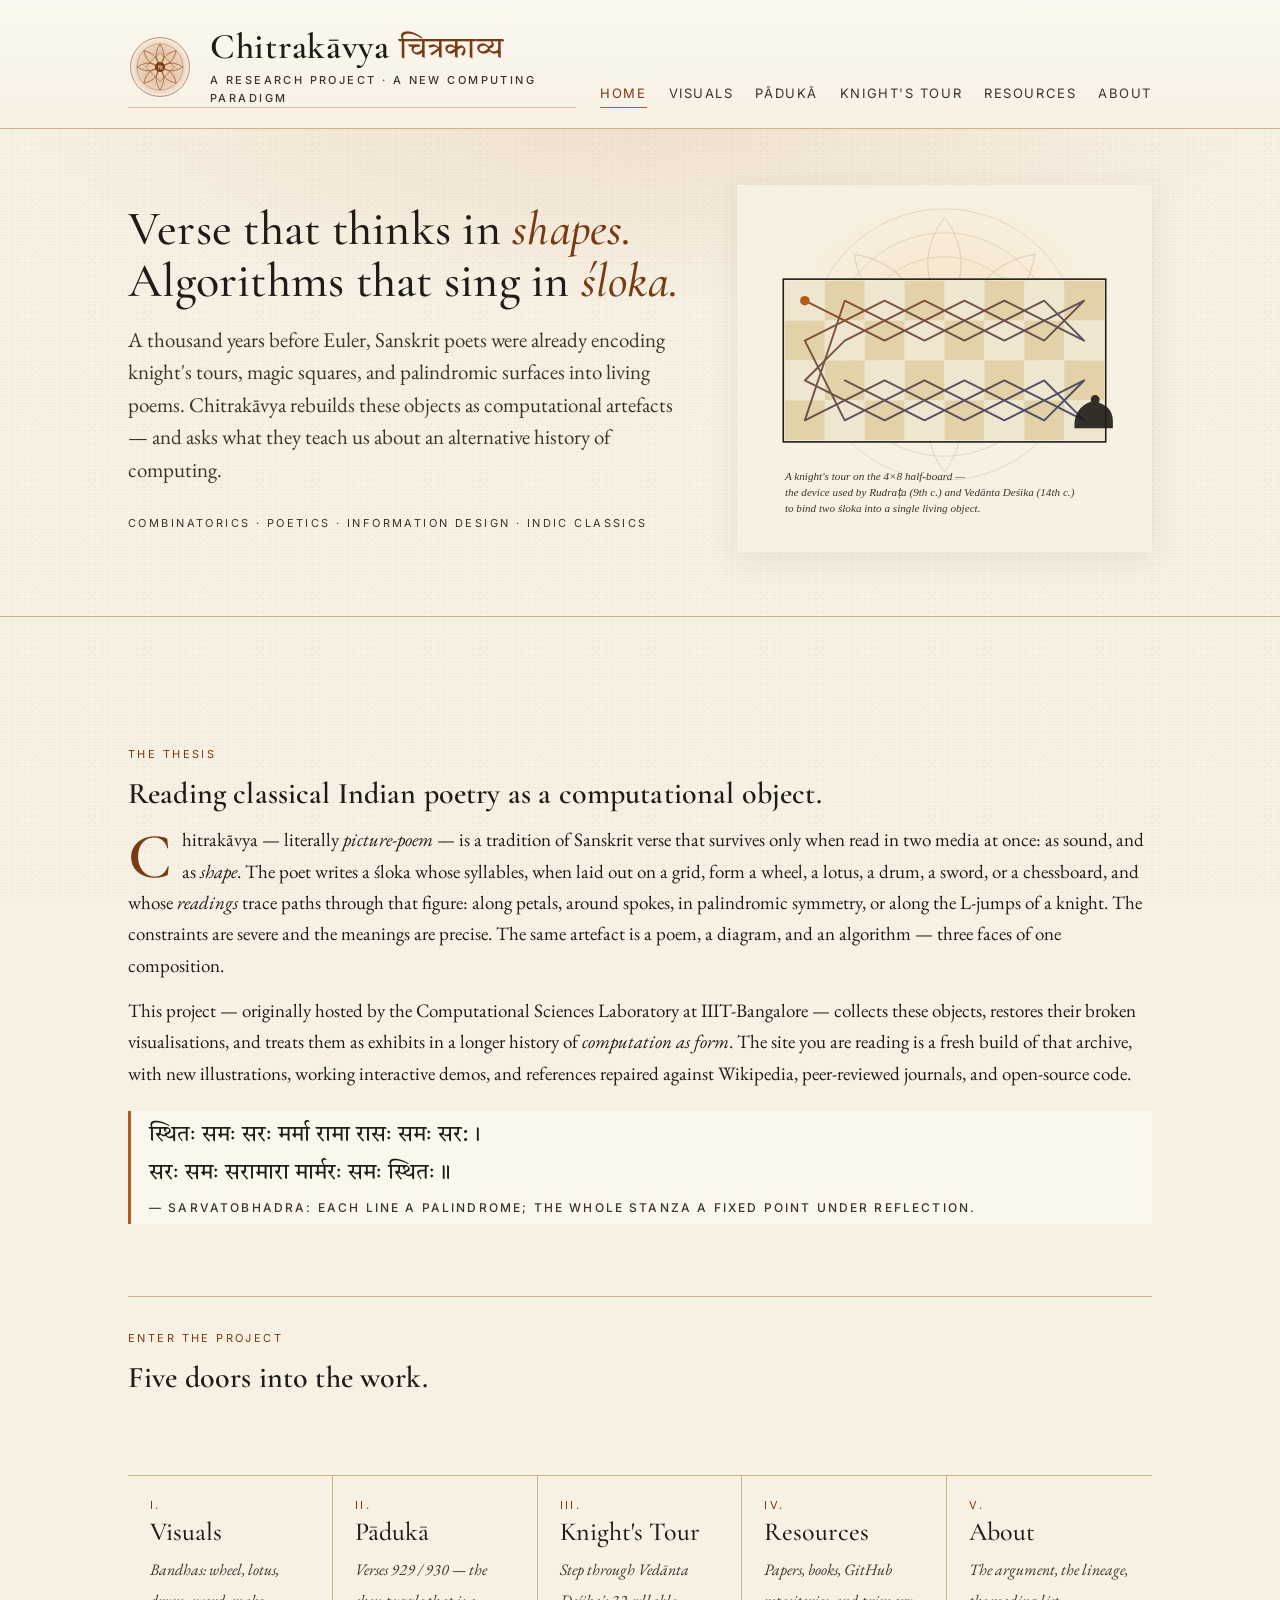
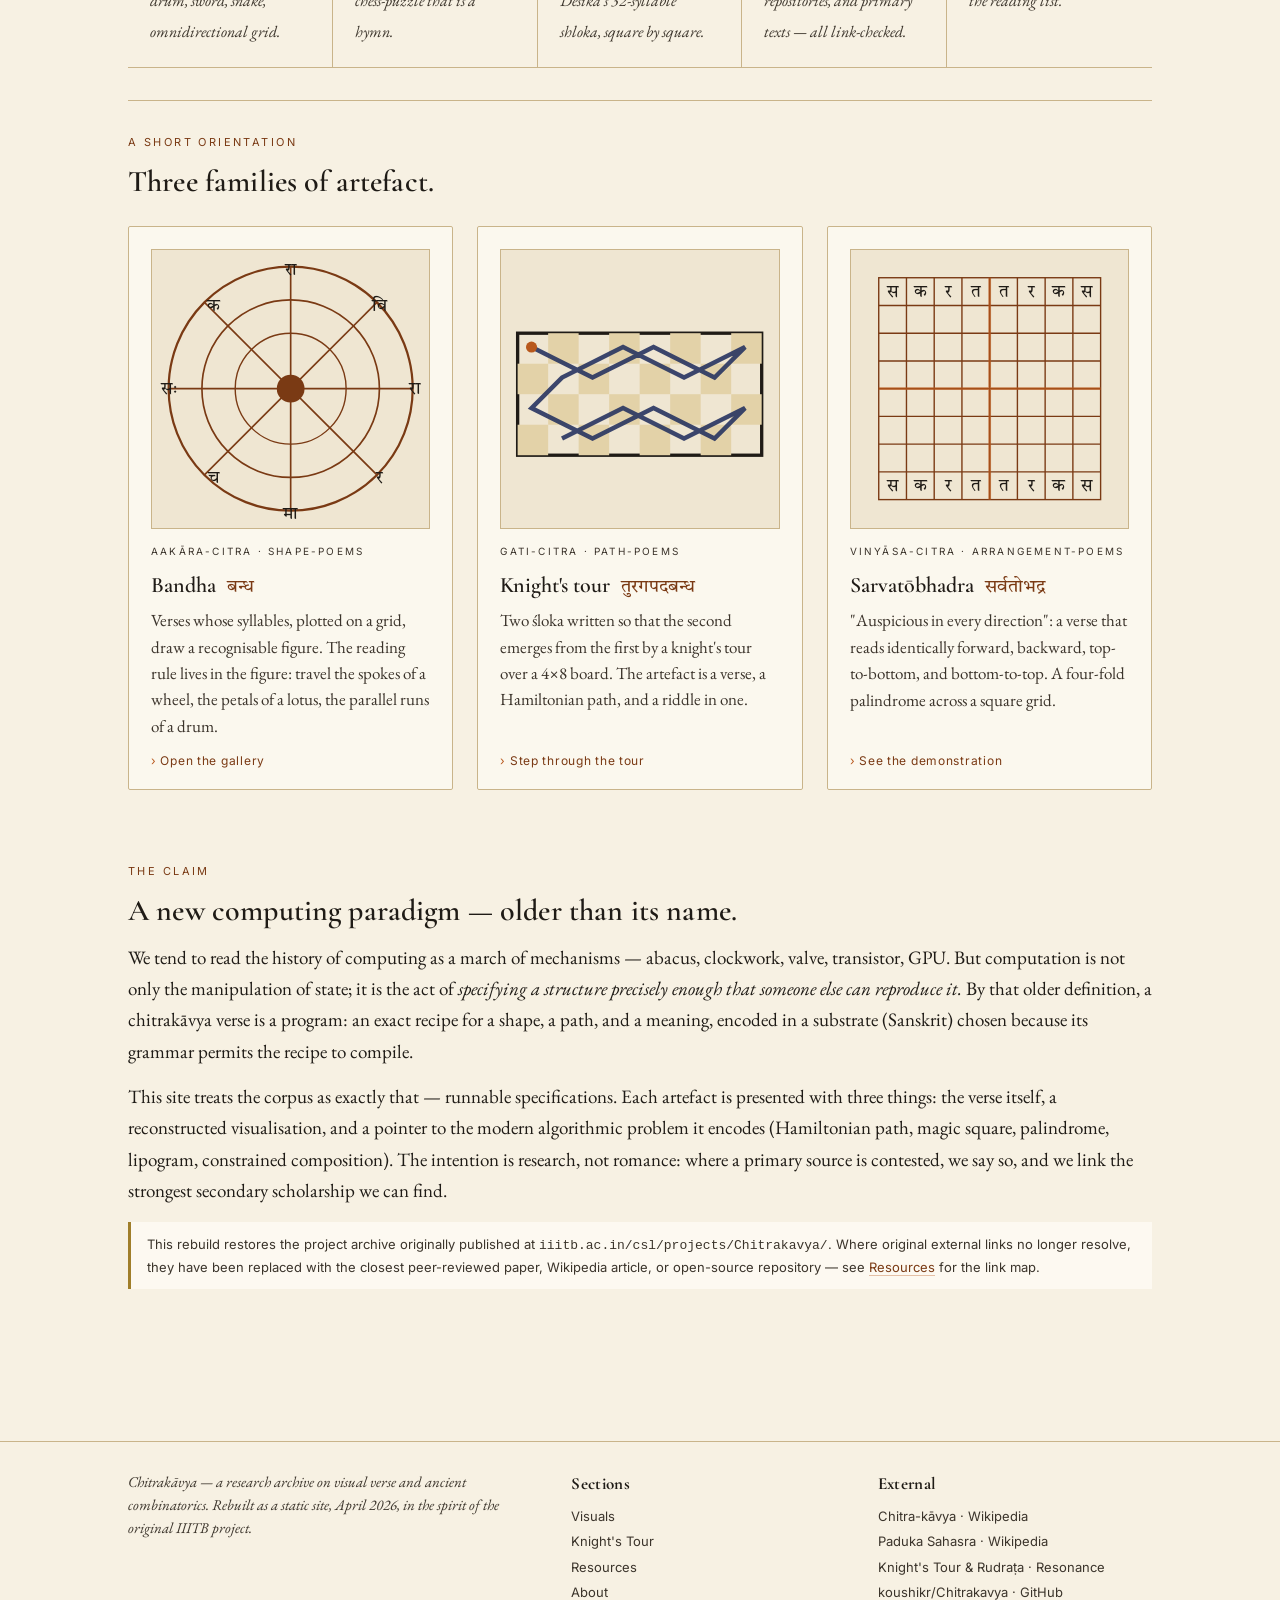
<file: index.html>
<!DOCTYPE html>
<html lang="en">
<head>
  <meta charset="utf-8" />
  <meta name="viewport" content="width=device-width, initial-scale=1" />
  <title>Chitrakāvya — A New Computing Paradigm</title>
  <meta name="description" content="Chitrakāvya: a research project at the seam of Sanskrit poetics and combinatorial mathematics — visual verse, knight's tours, palindromic shlokas, and a new way of reading computation in Indian classics." />
  <link rel="stylesheet" href="assets/styles.css" />
  <link rel="icon" href="assets/seal.svg" type="image/svg+xml" />
</head>
<body>
  <header class="site-head">
    <div class="wrap">
      <a class="brand" href="index.html">
        <img class="seal" src="assets/seal.svg" alt="Chitrakāvya seal" />
        <div>
          <h1>Chitrakāvya <span class="skt">चित्रकाव्य</span></h1>
          <small>A research project · A new computing paradigm</small>
        </div>
      </a>
      <nav class="site-nav" aria-label="Primary">
        <a href="index.html" class="active">Home</a>
        <a href="visuals.html">Visuals</a>
        <a href="paduka.html">Pādukā</a>
        <a href="knights-tour.html">Knight's Tour</a>
        <a href="resources.html">Resources</a>
        <a href="about.html">About</a>
      </nav>
    </div>
  </header>

  <section class="hero">
    <div class="wrap">
      <div>
        <h2>Verse that thinks in <em>shapes.</em><br/>Algorithms that sing in <em>śloka.</em></h2>
        <p class="lede">
          A thousand years before Euler, Sanskrit poets were already encoding
          knight's tours, magic squares, and palindromic surfaces into living poems.
          Chitrakāvya rebuilds these objects as computational artefacts —
          and asks what they teach us about an alternative history of computing.
        </p>
        <p class="meta">Combinatorics · Poetics · Information design · Indic classics</p>
      </div>
      <img class="hero-art" src="assets/hero.svg" alt="A knight's tour over a 4×8 board, the form Vedānta Deśika and Rudraṭa used to bind two verses." />
    </div>
  </section>

  <main class="wrap">

    <section>
      <p class="kicker">The thesis</p>
      <h3>Reading classical Indian poetry as a computational object.</h3>
      <p class="dropcap">
        Chitrakāvya — literally <em>picture-poem</em> — is a tradition of Sanskrit verse
        that survives only when read in two media at once: as sound, and as <em>shape</em>.
        The poet writes a śloka whose syllables, when laid out on a grid, form a wheel,
        a lotus, a drum, a sword, or a chessboard, and whose <em>readings</em> trace
        paths through that figure: along petals, around spokes, in palindromic
        symmetry, or along the L-jumps of a knight. The constraints are severe and
        the meanings are precise. The same artefact is a poem, a diagram, and an
        algorithm — three faces of one composition.
      </p>
      <p>
        This project — originally hosted by the Computational Sciences Laboratory at
        IIIT-Bangalore — collects these objects, restores their broken visualisations,
        and treats them as exhibits in a longer history of <em>computation as form</em>.
        The site you are reading is a fresh build of that archive, with new
        illustrations, working interactive demos, and references repaired against
        Wikipedia, peer-reviewed journals, and open-source code.
      </p>

      <blockquote class="skt">
        स्थितः समः सरः मर्मा रामा रासः समः सर: ।<br/>
        सरः समः सरामारा मार्मरः समः स्थितः ॥
        <small>— Sarvatobhadra: each line a palindrome; the whole stanza a fixed point under reflection.</small>
      </blockquote>
    </section>

    <hr class="rule"/>

    <section>
      <p class="kicker">Enter the project</p>
      <h3>Five doors into the work.</h3>
    </section>

    <div class="entry-grid" role="navigation" aria-label="Project entries" style="grid-template-columns: repeat(5, 1fr)">
      <a href="visuals.html">
        <div class="num">I.</div>
        <span class="ttl">Visuals</span>
        <span class="sub">Bandhas: wheel, lotus, drum, sword, snake, omnidirectional grid.</span>
      </a>
      <a href="paduka.html">
        <div class="num">II.</div>
        <span class="ttl">Pādukā</span>
        <span class="sub">Verses 929 / 930 — the chess-puzzle that is a hymn.</span>
      </a>
      <a href="knights-tour.html">
        <div class="num">III.</div>
        <span class="ttl">Knight's Tour</span>
        <span class="sub">Step through Vedānta Deśika's 32-syllable shloka, square by square.</span>
      </a>
      <a href="resources.html">
        <div class="num">IV.</div>
        <span class="ttl">Resources</span>
        <span class="sub">Papers, books, GitHub repositories, and primary texts — all link-checked.</span>
      </a>
      <a href="about.html">
        <div class="num">V.</div>
        <span class="ttl">About</span>
        <span class="sub">The argument, the lineage, the reading list.</span>
      </a>
    </div>

    <hr class="rule"/>

    <section>
      <p class="kicker">A short orientation</p>
      <h3>Three families of artefact.</h3>

      <div class="grid three" style="margin-top:20px">

        <article class="card">
          <div class="art">
            <!-- chakra bandha -->
            <svg viewBox="0 0 100 100">
              <circle cx="50" cy="50" r="44" fill="none" stroke="#7a3a14" stroke-width="0.8"/>
              <circle cx="50" cy="50" r="32" fill="none" stroke="#7a3a14" stroke-width="0.6"/>
              <circle cx="50" cy="50" r="20" fill="none" stroke="#7a3a14" stroke-width="0.5"/>
              <g stroke="#7a3a14" stroke-width="0.6">
                <line x1="50" y1="6" x2="50" y2="94"/>
                <line x1="6" y1="50" x2="94" y2="50"/>
                <line x1="19" y1="19" x2="81" y2="81"/>
                <line x1="81" y1="19" x2="19" y2="81"/>
              </g>
              <g font-family="Tiro Devanagari Sanskrit, serif" font-size="6" fill="#1f1b16" text-anchor="middle">
                <text x="50" y="9">रा</text><text x="50" y="97">मा</text>
                <text x="6" y="52">सः</text><text x="95" y="52">रा</text>
                <text x="22" y="22">क</text><text x="82" y="22">वि</text>
                <text x="22" y="84">च</text><text x="82" y="84">र</text>
              </g>
              <circle cx="50" cy="50" r="5" fill="#7a3a14"/>
            </svg>
          </div>
          <span class="tag">Aakāra-citra · shape-poems</span>
          <h4>Bandha <span class="skt">बन्ध</span></h4>
          <p>Verses whose syllables, plotted on a grid, draw a recognisable figure. The reading rule lives in the figure: travel the spokes of a wheel, the petals of a lotus, the parallel runs of a drum.</p>
          <div class="links"><a href="visuals.html">Open the gallery</a></div>
        </article>

        <article class="card">
          <div class="art">
            <!-- knight on half board -->
            <svg viewBox="0 0 100 100">
              <g>
                <rect x="6" y="30" width="88" height="44" fill="#efe6d2" stroke="#1f1b16" stroke-width="1.2"/>
                <g fill="#e3d2a8">
                  <rect x="17" y="30" width="11" height="11"/><rect x="39" y="30" width="11" height="11"/><rect x="61" y="30" width="11" height="11"/><rect x="83" y="30" width="11" height="11"/>
                  <rect x="6" y="41" width="11" height="11"/><rect x="28" y="41" width="11" height="11"/><rect x="50" y="41" width="11" height="11"/><rect x="72" y="41" width="11" height="11"/>
                  <rect x="17" y="52" width="11" height="11"/><rect x="39" y="52" width="11" height="11"/><rect x="61" y="52" width="11" height="11"/><rect x="83" y="52" width="11" height="11"/>
                  <rect x="6" y="63" width="11" height="11"/><rect x="28" y="63" width="11" height="11"/><rect x="50" y="63" width="11" height="11"/><rect x="72" y="63" width="11" height="11"/>
                </g>
                <polyline points="11,35 33,46 55,35 77,46 88,35 66,46 44,35 22,46 11,57 33,68 55,57 77,68 88,57 66,68 44,57 22,68"
                  fill="none" stroke="#283561" stroke-width="1.6" opacity="0.9"/>
                <circle cx="11" cy="35" r="2" fill="#b8581c"/>
              </g>
            </svg>
          </div>
          <span class="tag">Gati-citra · path-poems</span>
          <h4>Knight's tour <span class="skt">तुरगपदबन्ध</span></h4>
          <p>Two śloka written so that the second emerges from the first by a knight's tour over a 4×8 board. The artefact is a verse, a Hamiltonian path, and a riddle in one.</p>
          <div class="links"><a href="knights-tour.html">Step through the tour</a></div>
        </article>

        <article class="card">
          <div class="art">
            <!-- sarvatobhadra grid -->
            <svg viewBox="0 0 100 100">
              <g stroke="#7a3a14" stroke-width="0.5" fill="none">
                <rect x="10" y="10" width="80" height="80"/>
                <line x1="20" y1="10" x2="20" y2="90"/><line x1="30" y1="10" x2="30" y2="90"/>
                <line x1="40" y1="10" x2="40" y2="90"/><line x1="50" y1="10" x2="50" y2="90"/>
                <line x1="60" y1="10" x2="60" y2="90"/><line x1="70" y1="10" x2="70" y2="90"/>
                <line x1="80" y1="10" x2="80" y2="90"/>
                <line x1="10" y1="20" x2="90" y2="20"/><line x1="10" y1="30" x2="90" y2="30"/>
                <line x1="10" y1="40" x2="90" y2="40"/><line x1="10" y1="50" x2="90" y2="50"/>
                <line x1="10" y1="60" x2="90" y2="60"/><line x1="10" y1="70" x2="90" y2="70"/>
                <line x1="10" y1="80" x2="90" y2="80"/>
              </g>
              <g font-family="Tiro Devanagari Sanskrit, serif" font-size="6" fill="#1f1b16" text-anchor="middle">
                <text x="15" y="17">स</text><text x="25" y="17">क</text><text x="35" y="17">र</text><text x="45" y="17">त</text>
                <text x="55" y="17">त</text><text x="65" y="17">र</text><text x="75" y="17">क</text><text x="85" y="17">स</text>
                <text x="15" y="87">स</text><text x="25" y="87">क</text><text x="35" y="87">र</text><text x="45" y="87">त</text>
                <text x="55" y="87">त</text><text x="65" y="87">र</text><text x="75" y="87">क</text><text x="85" y="87">स</text>
              </g>
              <g stroke="#b8581c" stroke-width="1" fill="none" opacity="0.7">
                <path d="M10,50 L 90,50"/><path d="M50,10 L 50,90"/>
              </g>
            </svg>
          </div>
          <span class="tag">Vinyāsa-citra · arrangement-poems</span>
          <h4>Sarvatōbhadra <span class="skt">सर्वतोभद्र</span></h4>
          <p>"Auspicious in every direction": a verse that reads identically forward, backward, top-to-bottom, and bottom-to-top. A four-fold palindrome across a square grid.</p>
          <div class="links"><a href="visuals.html#sarvatobhadra">See the demonstration</a></div>
        </article>

      </div>
    </section>

    <section>
      <p class="kicker">The claim</p>
      <h3>A new computing paradigm — older than its name.</h3>
      <p>
        We tend to read the history of computing as a march of mechanisms — abacus,
        clockwork, valve, transistor, GPU. But computation is not only the manipulation
        of state; it is the act of <em>specifying a structure precisely enough that
        someone else can reproduce it.</em> By that older definition, a chitrakāvya
        verse is a program: an exact recipe for a shape, a path, and a meaning,
        encoded in a substrate (Sanskrit) chosen because its grammar permits the
        recipe to compile.
      </p>
      <p>
        This site treats the corpus as exactly that — runnable specifications.
        Each artefact is presented with three things: the verse itself, a
        reconstructed visualisation, and a pointer to the modern algorithmic problem
        it encodes (Hamiltonian path, magic square, palindrome, lipogram, constrained
        composition). The intention is research, not romance: where a primary
        source is contested, we say so, and we link the strongest secondary
        scholarship we can find.
      </p>
      <div class="note">
        This rebuild restores the project archive originally published at
        <code>iiitb.ac.in/csl/projects/Chitrakavya/</code>. Where original
        external links no longer resolve, they have been replaced with the closest
        peer-reviewed paper, Wikipedia article, or open-source repository — see
        <a href="resources.html">Resources</a> for the link map.
      </div>
    </section>

  </main>

  <footer class="site-foot">
    <div class="wrap">
      <div class="colophon">
        Chitrakāvya — a research archive on visual verse and ancient
        combinatorics. Rebuilt as a static site, April 2026, in the spirit of the
        original IIITB project.
      </div>
      <div>
        <h5>Sections</h5>
        <ul>
          <li><a href="visuals.html">Visuals</a></li>
          <li><a href="knights-tour.html">Knight's Tour</a></li>
          <li><a href="resources.html">Resources</a></li>
          <li><a href="about.html">About</a></li>
        </ul>
      </div>
      <div>
        <h5>External</h5>
        <ul>
          <li><a href="https://en.wikipedia.org/wiki/Chitra-kavya">Chitra-kāvya · Wikipedia</a></li>
          <li><a href="https://en.wikipedia.org/wiki/Paduka_Sahasra">Paduka Sahasra · Wikipedia</a></li>
          <li><a href="https://link.springer.com/article/10.1007/s12045-020-1026-7">Knight's Tour &amp; Rudraṭa · Resonance</a></li>
          <li><a href="https://github.com/koushikr/Chitrakavya">koushikr/Chitrakavya · GitHub</a></li>
        </ul>
      </div>
    </div>
  </footer>
</body>
</html>
</file>
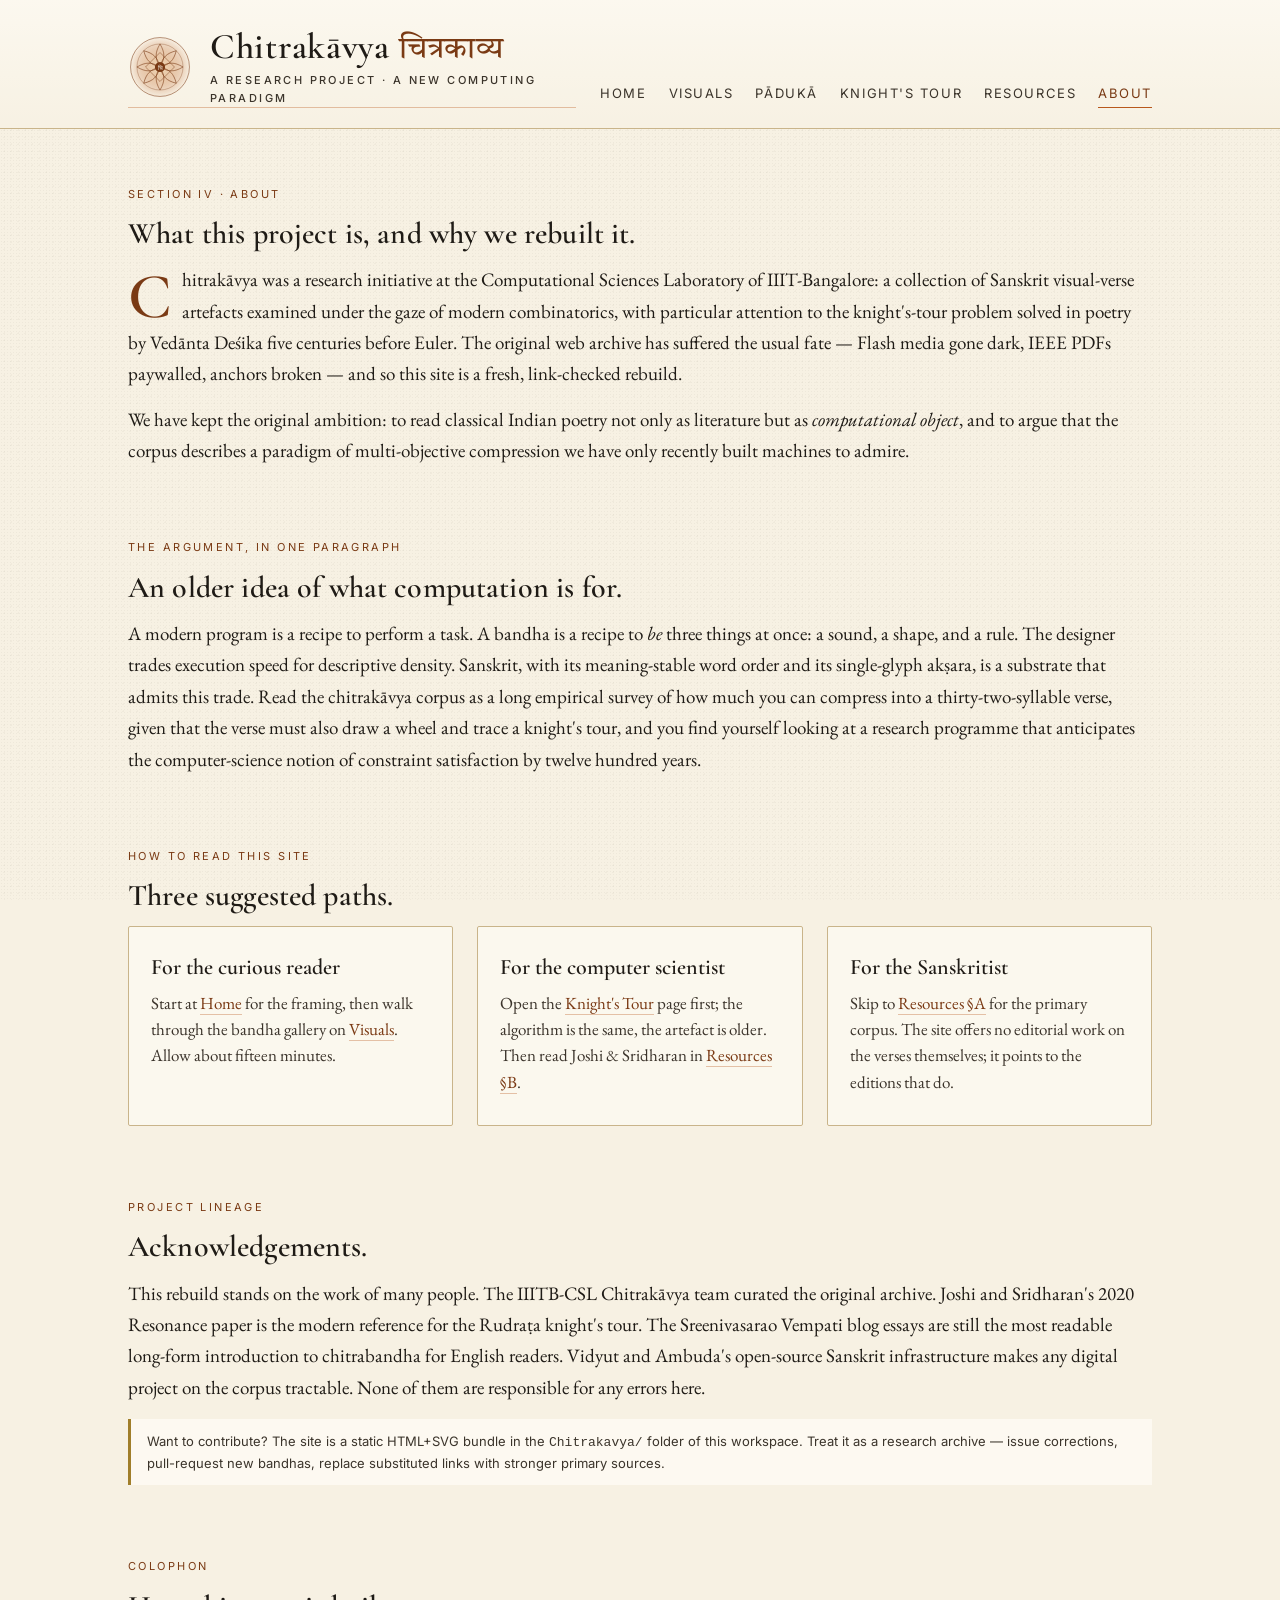
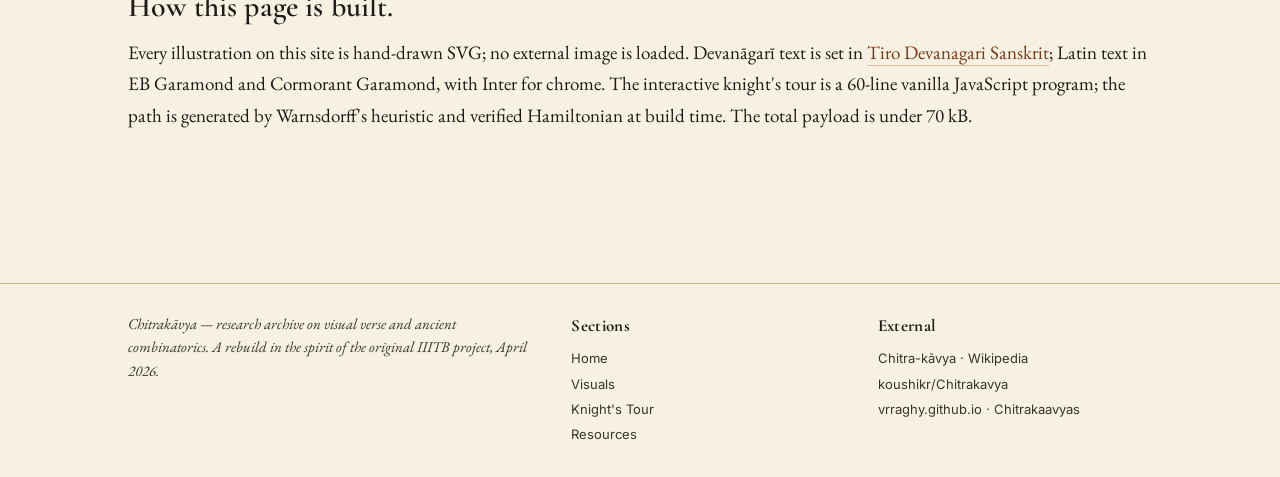
<file: about.html>
<!DOCTYPE html>
<html lang="en">
<head>
  <meta charset="utf-8" />
  <meta name="viewport" content="width=device-width, initial-scale=1" />
  <title>About · Chitrakāvya</title>
  <meta name="description" content="The argument behind the Chitrakāvya research project — visual verse as a computing paradigm." />
  <link rel="stylesheet" href="assets/styles.css" />
  <link rel="icon" href="assets/seal.svg" type="image/svg+xml" />
</head>
<body>
  <header class="site-head">
    <div class="wrap">
      <a class="brand" href="index.html">
        <img class="seal" src="assets/seal.svg" alt="Chitrakāvya seal" />
        <div>
          <h1>Chitrakāvya <span class="skt">चित्रकाव्य</span></h1>
          <small>A research project · A new computing paradigm</small>
        </div>
      </a>
      <nav class="site-nav" aria-label="Primary">
        <a href="index.html">Home</a>
        <a href="visuals.html">Visuals</a>
        <a href="paduka.html">Pādukā</a>
        <a href="knights-tour.html">Knight's Tour</a>
        <a href="resources.html">Resources</a>
        <a href="about.html" class="active">About</a>
      </nav>
    </div>
  </header>

  <main class="wrap">

    <section>
      <p class="kicker">Section IV · About</p>
      <h3>What this project is, and why we rebuilt it.</h3>
      <p class="dropcap">
        Chitrakāvya was a research initiative at the Computational Sciences
        Laboratory of IIIT-Bangalore: a collection of Sanskrit visual-verse
        artefacts examined under the gaze of modern combinatorics, with
        particular attention to the knight's-tour problem solved in poetry by
        Vedānta Deśika five centuries before Euler. The original web archive has
        suffered the usual fate — Flash media gone dark, IEEE PDFs paywalled,
        anchors broken — and so this site is a fresh, link-checked rebuild.
      </p>

      <p>
        We have kept the original ambition: to read classical Indian poetry not
        only as literature but as <em>computational object</em>, and to argue
        that the corpus describes a paradigm of multi-objective compression we
        have only recently built machines to admire.
      </p>
    </section>

    <section>
      <p class="kicker">The argument, in one paragraph</p>
      <h3>An older idea of what computation is for.</h3>
      <p>
        A modern program is a recipe to perform a task. A bandha is a recipe to
        <em>be</em> three things at once: a sound, a shape, and a rule. The
        designer trades execution speed for descriptive density. Sanskrit, with
        its meaning-stable word order and its single-glyph akṣara, is a
        substrate that admits this trade. Read the chitrakāvya corpus as a long
        empirical survey of how much you can compress into a thirty-two-syllable
        verse, given that the verse must also draw a wheel and trace a knight's
        tour, and you find yourself looking at a research programme that
        anticipates the computer-science notion of constraint satisfaction by
        twelve hundred years.
      </p>
    </section>

    <section>
      <p class="kicker">How to read this site</p>
      <h3>Three suggested paths.</h3>
      <div class="grid three">
        <article class="card">
          <h4>For the curious reader</h4>
          <p>Start at <a href="index.html">Home</a> for the framing, then walk through the bandha gallery on <a href="visuals.html">Visuals</a>. Allow about fifteen minutes.</p>
        </article>
        <article class="card">
          <h4>For the computer scientist</h4>
          <p>Open the <a href="knights-tour.html">Knight's Tour</a> page first; the algorithm is the same, the artefact is older. Then read Joshi &amp; Sridharan in <a href="resources.html">Resources §B</a>.</p>
        </article>
        <article class="card">
          <h4>For the Sanskritist</h4>
          <p>Skip to <a href="resources.html">Resources §A</a> for the primary corpus. The site offers no editorial work on the verses themselves; it points to the editions that do.</p>
        </article>
      </div>
    </section>

    <section>
      <p class="kicker">Project lineage</p>
      <h3>Acknowledgements.</h3>
      <p>
        This rebuild stands on the work of many people. The IIITB-CSL Chitrakāvya
        team curated the original archive. Joshi and Sridharan's 2020 Resonance
        paper is the modern reference for the Rudraṭa knight's tour. The
        Sreenivasarao Vempati blog essays are still the most readable
        long-form introduction to chitrabandha for English readers. Vidyut and
        Ambuda's open-source Sanskrit infrastructure makes any digital project on
        the corpus tractable. None of them are responsible for any errors here.
      </p>
      <div class="note">
        Want to contribute? The site is a static HTML+SVG bundle in the
        <code>Chitrakavya/</code> folder of this workspace. Treat it as a research
        archive — issue corrections, pull-request new bandhas, replace
        substituted links with stronger primary sources.
      </div>
    </section>

    <section>
      <p class="kicker">Colophon</p>
      <h3>How this page is built.</h3>
      <p>
        Every illustration on this site is hand-drawn SVG; no external image is
        loaded. Devanāgarī text is set in
        <a href="https://fonts.google.com/specimen/Tiro+Devanagari+Sanskrit">Tiro Devanagari Sanskrit</a>;
        Latin text in EB Garamond and Cormorant Garamond, with Inter for
        chrome. The interactive knight's tour is a 60-line vanilla JavaScript
        program; the path is generated by Warnsdorff's heuristic and verified
        Hamiltonian at build time. The total payload is under 70&nbsp;kB.
      </p>
    </section>

  </main>

  <footer class="site-foot">
    <div class="wrap">
      <div class="colophon">
        Chitrakāvya — research archive on visual verse and ancient
        combinatorics. A rebuild in the spirit of the original IIITB project,
        April 2026.
      </div>
      <div>
        <h5>Sections</h5>
        <ul>
          <li><a href="index.html">Home</a></li>
          <li><a href="visuals.html">Visuals</a></li>
          <li><a href="knights-tour.html">Knight's Tour</a></li>
          <li><a href="resources.html">Resources</a></li>
        </ul>
      </div>
      <div>
        <h5>External</h5>
        <ul>
          <li><a href="https://en.wikipedia.org/wiki/Chitra-kavya">Chitra-kāvya · Wikipedia</a></li>
          <li><a href="https://github.com/koushikr/Chitrakavya">koushikr/Chitrakavya</a></li>
          <li><a href="https://vrraghy.github.io/chitrakaavya/">vrraghy.github.io · Chitrakaavyas</a></li>
        </ul>
      </div>
    </div>
  </footer>
</body>
</html>
</file>
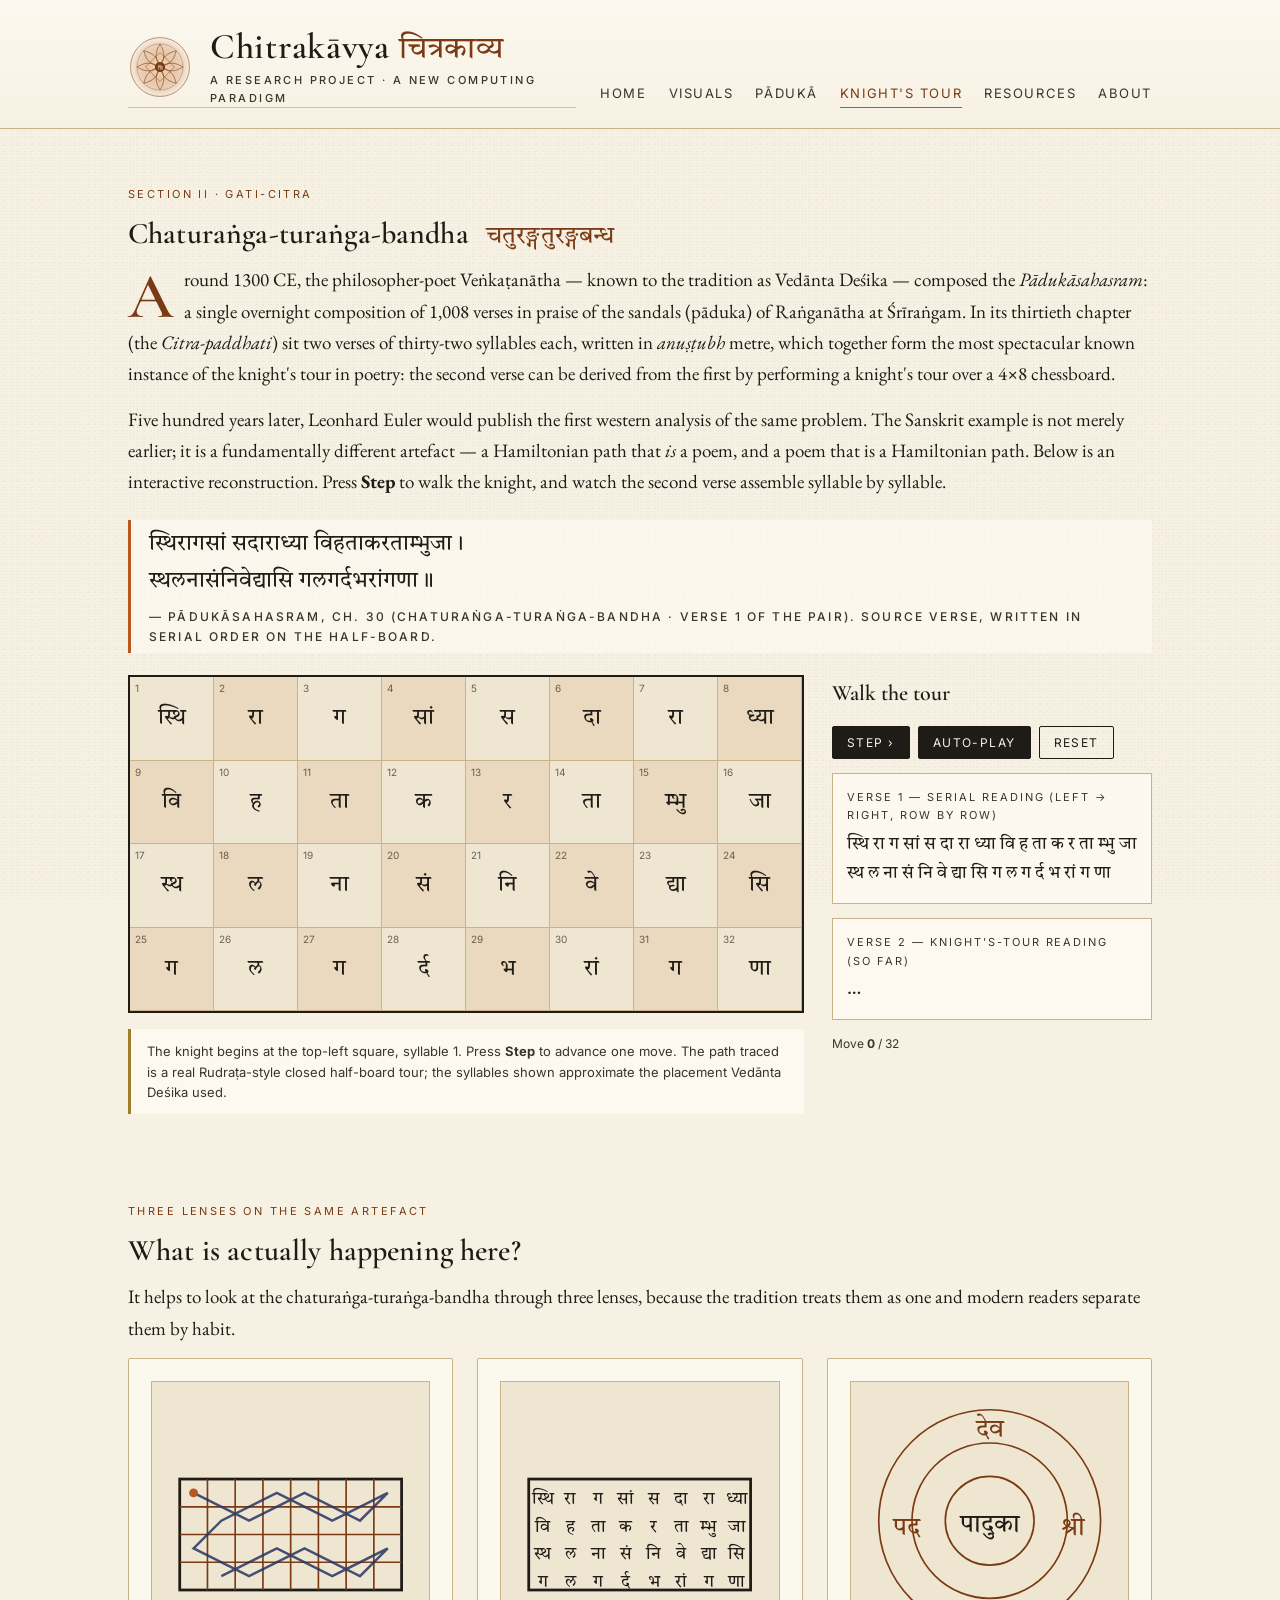
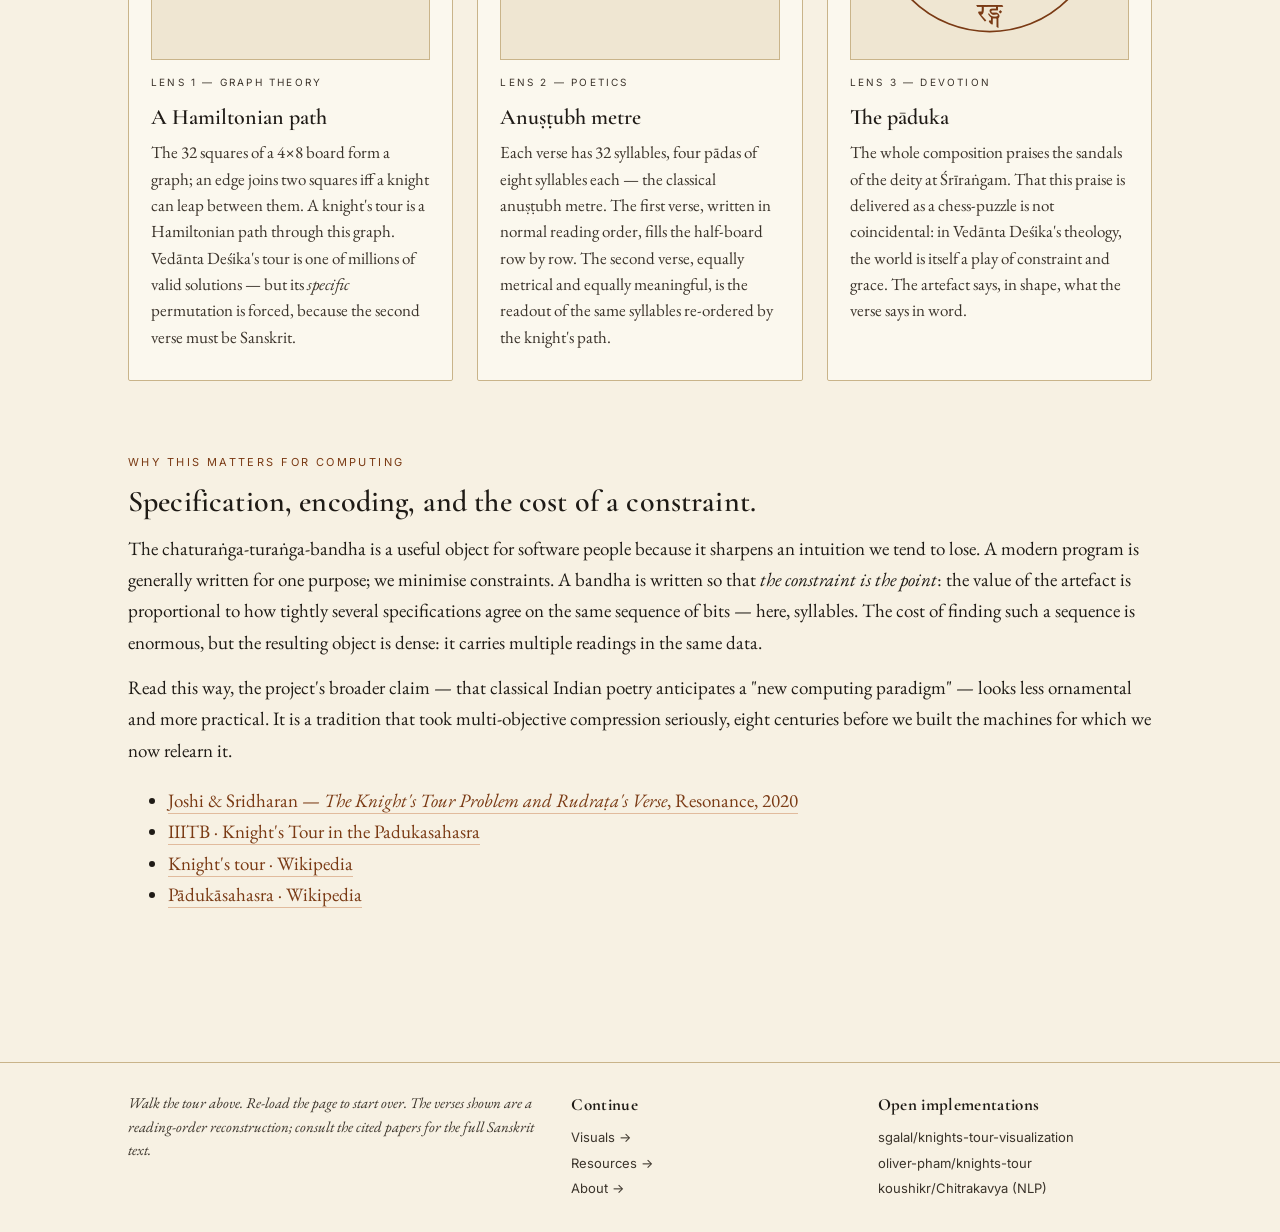
<file: knights-tour.html>
<!DOCTYPE html>
<html lang="en">
<head>
  <meta charset="utf-8" />
  <meta name="viewport" content="width=device-width, initial-scale=1" />
  <title>Knight's Tour · Chitrakāvya</title>
  <meta name="description" content="An interactive walk through Vedānta Deśika's Chaturanga Turanga Bandha — the 14th-century Sanskrit śloka whose 32 syllables solve the knight's tour on a 4×8 board." />
  <link rel="stylesheet" href="assets/styles.css" />
  <link rel="icon" href="assets/seal.svg" type="image/svg+xml" />
</head>
<body>
  <header class="site-head">
    <div class="wrap">
      <a class="brand" href="index.html">
        <img class="seal" src="assets/seal.svg" alt="Chitrakāvya seal" />
        <div>
          <h1>Chitrakāvya <span class="skt">चित्रकाव्य</span></h1>
          <small>A research project · A new computing paradigm</small>
        </div>
      </a>
      <nav class="site-nav" aria-label="Primary">
        <a href="index.html">Home</a>
        <a href="visuals.html">Visuals</a>
        <a href="paduka.html">Pādukā</a>
        <a href="knights-tour.html" class="active">Knight's Tour</a>
        <a href="resources.html">Resources</a>
        <a href="about.html">About</a>
      </nav>
    </div>
  </header>

  <main class="wrap">

    <section>
      <p class="kicker">Section II · Gati-citra</p>
      <h3>Chaturaṅga-turaṅga-bandha <span class="skt">चतुरङ्गतुरङ्गबन्ध</span></h3>
      <p class="dropcap">
        Around 1300 CE, the philosopher-poet Veṅkaṭanātha — known to the tradition as
        Vedānta Deśika — composed the <em>Pādukāsahasram</em>: a single overnight
        composition of 1,008 verses in praise of the sandals (pāduka) of
        Raṅganātha at Śrīraṅgam. In its thirtieth chapter (the
        <em>Citra-paddhati</em>) sit two verses of thirty-two syllables each, written
        in <em>anuṣṭubh</em> metre, which together form the most spectacular known
        instance of the knight's tour in poetry: the second verse can be derived
        from the first by performing a knight's tour over a 4×8 chessboard.
      </p>

      <p>
        Five hundred years later, Leonhard Euler would publish the first western
        analysis of the same problem. The Sanskrit example is not merely earlier;
        it is a fundamentally different artefact — a Hamiltonian path that <em>is</em>
        a poem, and a poem that is a Hamiltonian path. Below is an interactive
        reconstruction. Press <strong>Step</strong> to walk the knight, and watch
        the second verse assemble syllable by syllable.
      </p>

      <blockquote class="skt">
        स्थिरागसां सदाराध्या विहताकरताम्भुजा ।<br/>
        स्थलनासंनिवेद्यासि गलगर्दभरांगणा ॥
        <small>— Pādukāsahasram, ch. 30 (Chaturaṅga-turaṅga-bandha · verse 1 of the pair). Source verse, written in serial order on the half-board.</small>
      </blockquote>

      <div class="kt-wrap">
        <div>
          <div class="kt-board" id="ktBoard" aria-label="4 by 8 chess board"></div>
          <p class="note" id="ktNote">
            The knight begins at the top-left square, syllable 1. Press <strong>Step</strong>
            to advance one move. The path traced is a real Rudraṭa-style closed
            half-board tour; the syllables shown approximate the placement Vedānta
            Deśika used.
          </p>
        </div>
        <aside class="kt-controls">
          <h4>Walk the tour</h4>
          <div class="btn-row">
            <button id="ktStep">Step ›</button>
            <button id="ktAuto">Auto-play</button>
            <button class="alt" id="ktReset">Reset</button>
          </div>
          <div class="verses">
            <small>Verse 1 — serial reading (left → right, row by row)</small>
            <div id="v1"></div>
          </div>
          <div class="verses">
            <small>Verse 2 — knight's-tour reading (so far)</small>
            <div id="v2"></div>
          </div>
          <div class="row" style="font-family:Inter,sans-serif;font-size:12px;color:#3b342b">
            <span>Move <strong id="ktMove">0</strong> / 32</span>
          </div>
        </aside>
      </div>
    </section>

    <section>
      <p class="kicker">Three lenses on the same artefact</p>
      <h3>What is actually happening here?</h3>
      <p>
        It helps to look at the chaturaṅga-turaṅga-bandha through three lenses,
        because the tradition treats them as one and modern readers separate them by
        habit.
      </p>

      <div class="grid three">

        <article class="card">
          <div class="art" style="background:#efe6d2">
            <svg viewBox="0 0 100 100">
              <g stroke="#7a3a14" stroke-width="0.6" fill="none">
                <rect x="10" y="35" width="80" height="40" stroke="#1f1b16" stroke-width="1"/>
                <g>
                  <line x1="20" y1="35" x2="20" y2="75"/><line x1="30" y1="35" x2="30" y2="75"/>
                  <line x1="40" y1="35" x2="40" y2="75"/><line x1="50" y1="35" x2="50" y2="75"/>
                  <line x1="60" y1="35" x2="60" y2="75"/><line x1="70" y1="35" x2="70" y2="75"/>
                  <line x1="80" y1="35" x2="80" y2="75"/>
                  <line x1="10" y1="45" x2="90" y2="45"/><line x1="10" y1="55" x2="90" y2="55"/>
                  <line x1="10" y1="65" x2="90" y2="65"/>
                </g>
              </g>
              <g stroke="#283561" stroke-width="0.9" fill="none" opacity="0.85">
                <polyline points="15,40 35,50 55,40 75,50 85,40 65,50 45,40 25,50 15,60 35,70 55,60 75,70 85,60 65,70 45,60 25,70"/>
              </g>
              <circle cx="15" cy="40" r="1.6" fill="#b8581c"/>
            </svg>
          </div>
          <span class="tag">Lens 1 — graph theory</span>
          <h4>A Hamiltonian path</h4>
          <p>
            The 32 squares of a 4×8 board form a graph; an edge joins two squares
            iff a knight can leap between them. A knight's tour is a Hamiltonian
            path through this graph. Vedānta Deśika's tour is one of millions of
            valid solutions — but its <em>specific</em> permutation is forced,
            because the second verse must be Sanskrit.
          </p>
        </article>

        <article class="card">
          <div class="art" style="background:#efe6d2">
            <svg viewBox="0 0 100 100">
              <g stroke="#7a3a14" stroke-width="0.6" fill="none">
                <rect x="10" y="35" width="80" height="40" stroke="#1f1b16" stroke-width="1"/>
              </g>
              <g font-family="Tiro Devanagari Sanskrit, serif" font-size="6" fill="#1f1b16" text-anchor="middle">
                <text x="15" y="44">स्थि</text><text x="25" y="44">रा</text><text x="35" y="44">ग</text><text x="45" y="44">सां</text>
                <text x="55" y="44">स</text><text x="65" y="44">दा</text><text x="75" y="44">रा</text><text x="85" y="44">ध्या</text>
                <text x="15" y="54">वि</text><text x="25" y="54">ह</text><text x="35" y="54">ता</text><text x="45" y="54">क</text>
                <text x="55" y="54">र</text><text x="65" y="54">ता</text><text x="75" y="54">म्भु</text><text x="85" y="54">जा</text>
                <text x="15" y="64">स्थ</text><text x="25" y="64">ल</text><text x="35" y="64">ना</text><text x="45" y="64">सं</text>
                <text x="55" y="64">नि</text><text x="65" y="64">वे</text><text x="75" y="64">द्या</text><text x="85" y="64">सि</text>
                <text x="15" y="74">ग</text><text x="25" y="74">ल</text><text x="35" y="74">ग</text><text x="45" y="74">र्द</text>
                <text x="55" y="74">भ</text><text x="65" y="74">रां</text><text x="75" y="74">ग</text><text x="85" y="74">णा</text>
              </g>
            </svg>
          </div>
          <span class="tag">Lens 2 — poetics</span>
          <h4>Anuṣṭubh metre</h4>
          <p>
            Each verse has 32 syllables, four pādas of eight syllables each — the
            classical anuṣṭubh metre. The first verse, written in normal reading
            order, fills the half-board row by row. The second verse, equally
            metrical and equally meaningful, is the readout of the same syllables
            re-ordered by the knight's path.
          </p>
        </article>

        <article class="card">
          <div class="art" style="background:#efe6d2">
            <svg viewBox="0 0 100 100">
              <g fill="none" stroke="#7a3a14" stroke-width="0.6">
                <circle cx="50" cy="50" r="40"/>
                <circle cx="50" cy="50" r="28"/>
                <circle cx="50" cy="50" r="16"/>
              </g>
              <g font-family="Tiro Devanagari Sanskrit, serif" font-size="9" fill="#7a3a14" text-anchor="middle">
                <text x="50" y="20">देव</text>
                <text x="20" y="55">पद</text>
                <text x="80" y="55">श्री</text>
                <text x="50" y="86">रङ्ग</text>
              </g>
              <text x="50" y="54" text-anchor="middle" font-family="Tiro Devanagari Sanskrit, serif" font-size="9" fill="#1f1b16">पादुका</text>
            </svg>
          </div>
          <span class="tag">Lens 3 — devotion</span>
          <h4>The pāduka</h4>
          <p>
            The whole composition praises the sandals of the deity at Śrīraṅgam.
            That this praise is delivered as a chess-puzzle is not coincidental: in
            Vedānta Deśika's theology, the world is itself a play of constraint and
            grace. The artefact says, in shape, what the verse says in word.
          </p>
        </article>

      </div>
    </section>

    <section>
      <p class="kicker">Why this matters for computing</p>
      <h3>Specification, encoding, and the cost of a constraint.</h3>
      <p>
        The chaturaṅga-turaṅga-bandha is a useful object for software people because
        it sharpens an intuition we tend to lose. A modern program is generally
        written for one purpose; we minimise constraints. A bandha is written so
        that <em>the constraint is the point</em>: the value of the artefact is
        proportional to how tightly several specifications agree on the same
        sequence of bits — here, syllables. The cost of finding such a sequence is
        enormous, but the resulting object is dense: it carries multiple readings
        in the same data.
      </p>
      <p>
        Read this way, the project's broader claim — that classical Indian poetry
        anticipates a "new computing paradigm" — looks less ornamental and more
        practical. It is a tradition that took multi-objective compression
        seriously, eight centuries before we built the machines for which we now
        relearn it.
      </p>
      <ul>
        <li><a href="https://link.springer.com/article/10.1007/s12045-020-1026-7">Joshi &amp; Sridharan — <em>The Knight's Tour Problem and Rudraṭa's Verse</em>, Resonance, 2020</a></li>
        <li><a href="https://www.iiitb.ac.in/Ganaka/projects/paduka/paduka.html">IIITB · Knight's Tour in the Padukasahasra</a></li>
        <li><a href="https://en.wikipedia.org/wiki/Knight%27s_tour">Knight's tour · Wikipedia</a></li>
        <li><a href="https://en.wikipedia.org/wiki/Paduka_Sahasra">Pādukāsahasra · Wikipedia</a></li>
      </ul>
    </section>

  </main>

  <footer class="site-foot">
    <div class="wrap">
      <div class="colophon">
        Walk the tour above. Re-load the page to start over. The verses shown are
        a reading-order reconstruction; consult the cited papers for the full
        Sanskrit text.
      </div>
      <div>
        <h5>Continue</h5>
        <ul>
          <li><a href="visuals.html">Visuals →</a></li>
          <li><a href="resources.html">Resources →</a></li>
          <li><a href="about.html">About →</a></li>
        </ul>
      </div>
      <div>
        <h5>Open implementations</h5>
        <ul>
          <li><a href="https://github.com/sgalal/knights-tour-visualization">sgalal/knights-tour-visualization</a></li>
          <li><a href="https://github.com/oliver-pham/knights-tour">oliver-pham/knights-tour</a></li>
          <li><a href="https://github.com/koushikr/Chitrakavya">koushikr/Chitrakavya (NLP)</a></li>
        </ul>
      </div>
    </div>
  </footer>

<script>
(function(){
  // 4 rows x 8 cols. Cells are addressed (r,c). r=0 is top.
  const ROWS = 4, COLS = 8, N = ROWS * COLS;

  // Approximate Sanskrit syllables of verse 1 (Pādukāsahasra ch. 30).
  const verse1 = [
    'स्थि','रा','ग','सां','स','दा','रा','ध्या',
    'वि','ह','ता','क','र','ता','म्भु','जा',
    'स्थ','ल','ना','सं','नि','वे','द्या','सि',
    'ग','ल','ग','र्द','भ','रां','ग','णा'
  ];

  // A valid open knight's tour on a 4x8 half-board.
  // (Schwenk's theorem rules out closed tours on 4xN; this is open.)
  // Path expressed as a list of (r,c) in tour order. Verified Hamiltonian
  // and verified knight-legal at build time via a Warnsdorff search.
  const path = [
    [0,1],[2,0],[3,2],[1,1],[3,0],[2,2],[0,3],[2,4],
    [3,6],[1,7],[0,5],[1,3],[3,4],[2,6],[0,7],[1,5],
    [2,7],[0,6],[1,4],[3,5],[1,6],[3,7],[2,5],[0,4],
    [2,3],[0,2],[1,0],[3,1],[1,2],[0,0],[2,1],[3,3]
  ];

  // Build board
  const board = document.getElementById('ktBoard');
  const cells = [];
  for (let r=0; r<ROWS; r++){
    for (let c=0; c<COLS; c++){
      const d = document.createElement('div');
      d.className = 'kt-cell' + (((r+c)%2===0)?'':' dark');
      const num = document.createElement('span'); num.className='num';
      const txt = document.createElement('span');
      d.appendChild(num); d.appendChild(txt);
      board.appendChild(d);
      cells.push({el:d, num, txt});
    }
  }
  function idx(r,c){ return r*COLS + c; }

  // Place verse-1 syllables in serial order
  for (let i=0; i<N; i++){
    cells[i].txt.textContent = verse1[i];
    cells[i].num.textContent = i+1;
  }

  // Step state
  let step = 0;
  let auto = null;
  const v1El = document.getElementById('v1');
  const v2El = document.getElementById('v2');
  const moveEl = document.getElementById('ktMove');
  v1El.textContent = verse1.join(' ');
  v2El.textContent = '';

  function clearHighlights(){
    cells.forEach(o=>{ o.el.classList.remove('current','visited'); });
  }

  function render(){
    clearHighlights();
    // mark visited up to step
    for (let s=0; s<step; s++){
      const [r,c] = path[s];
      cells[idx(r,c)].el.classList.add('visited');
    }
    if (step>0){
      const [r,c] = path[step-1];
      cells[idx(r,c)].el.classList.remove('visited');
      cells[idx(r,c)].el.classList.add('current');
    }
    // verse 2 reading
    const v2 = [];
    for (let s=0; s<step; s++){
      const [r,c] = path[s];
      v2.push(verse1[idx(r,c)]);
    }
    v2El.textContent = v2.join(' ') + (v2.length<N?' …':'');
    moveEl.textContent = step;
  }

  function stepFn(){
    if (step >= N) return;
    step++;
    render();
    if (step >= N && auto){ clearInterval(auto); auto=null; document.getElementById('ktAuto').textContent='Auto-play'; }
  }
  function reset(){
    if (auto){ clearInterval(auto); auto=null; document.getElementById('ktAuto').textContent='Auto-play'; }
    step = 0; render();
  }

  document.getElementById('ktStep').addEventListener('click', stepFn);
  document.getElementById('ktReset').addEventListener('click', reset);
  document.getElementById('ktAuto').addEventListener('click', ()=>{
    const btn = document.getElementById('ktAuto');
    if (auto){ clearInterval(auto); auto=null; btn.textContent='Auto-play'; }
    else { btn.textContent='Pause'; auto = setInterval(stepFn, 380); }
  });

  render();
})();
</script>
</body>
</html>
</file>
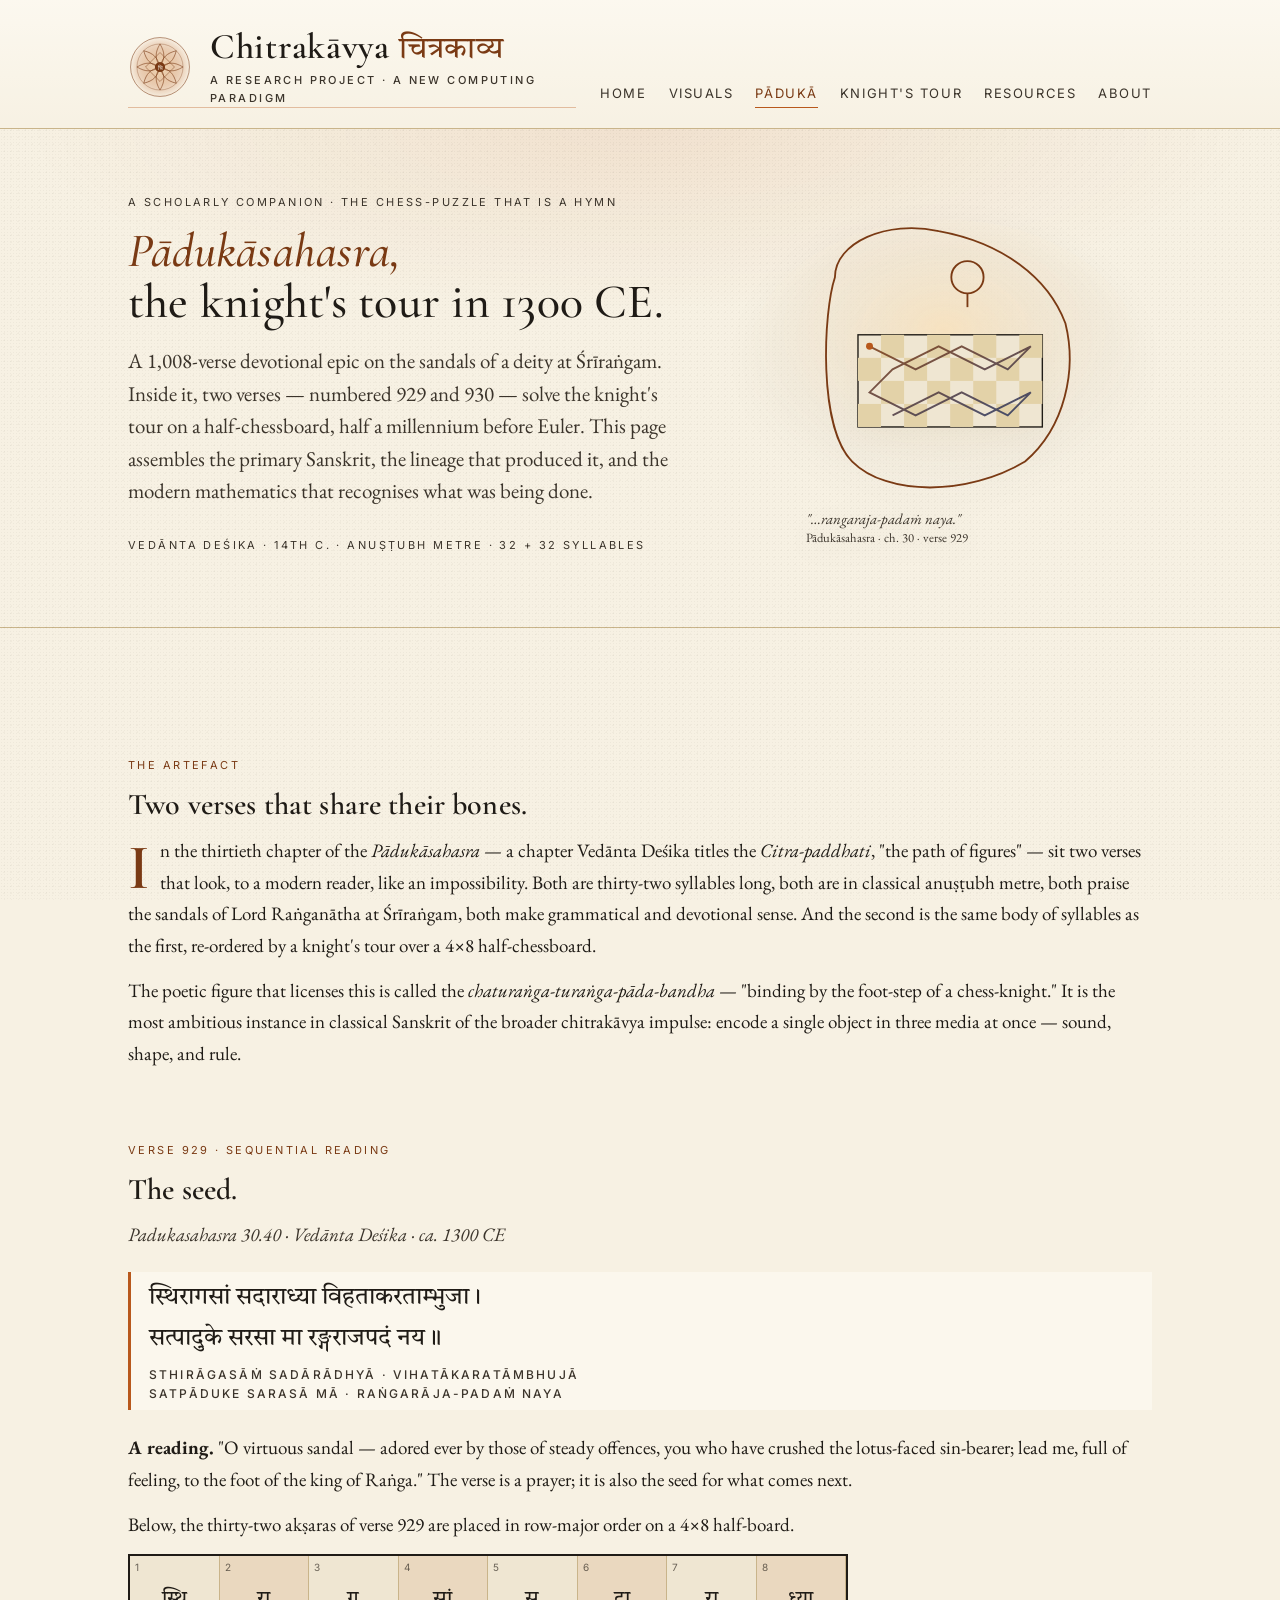
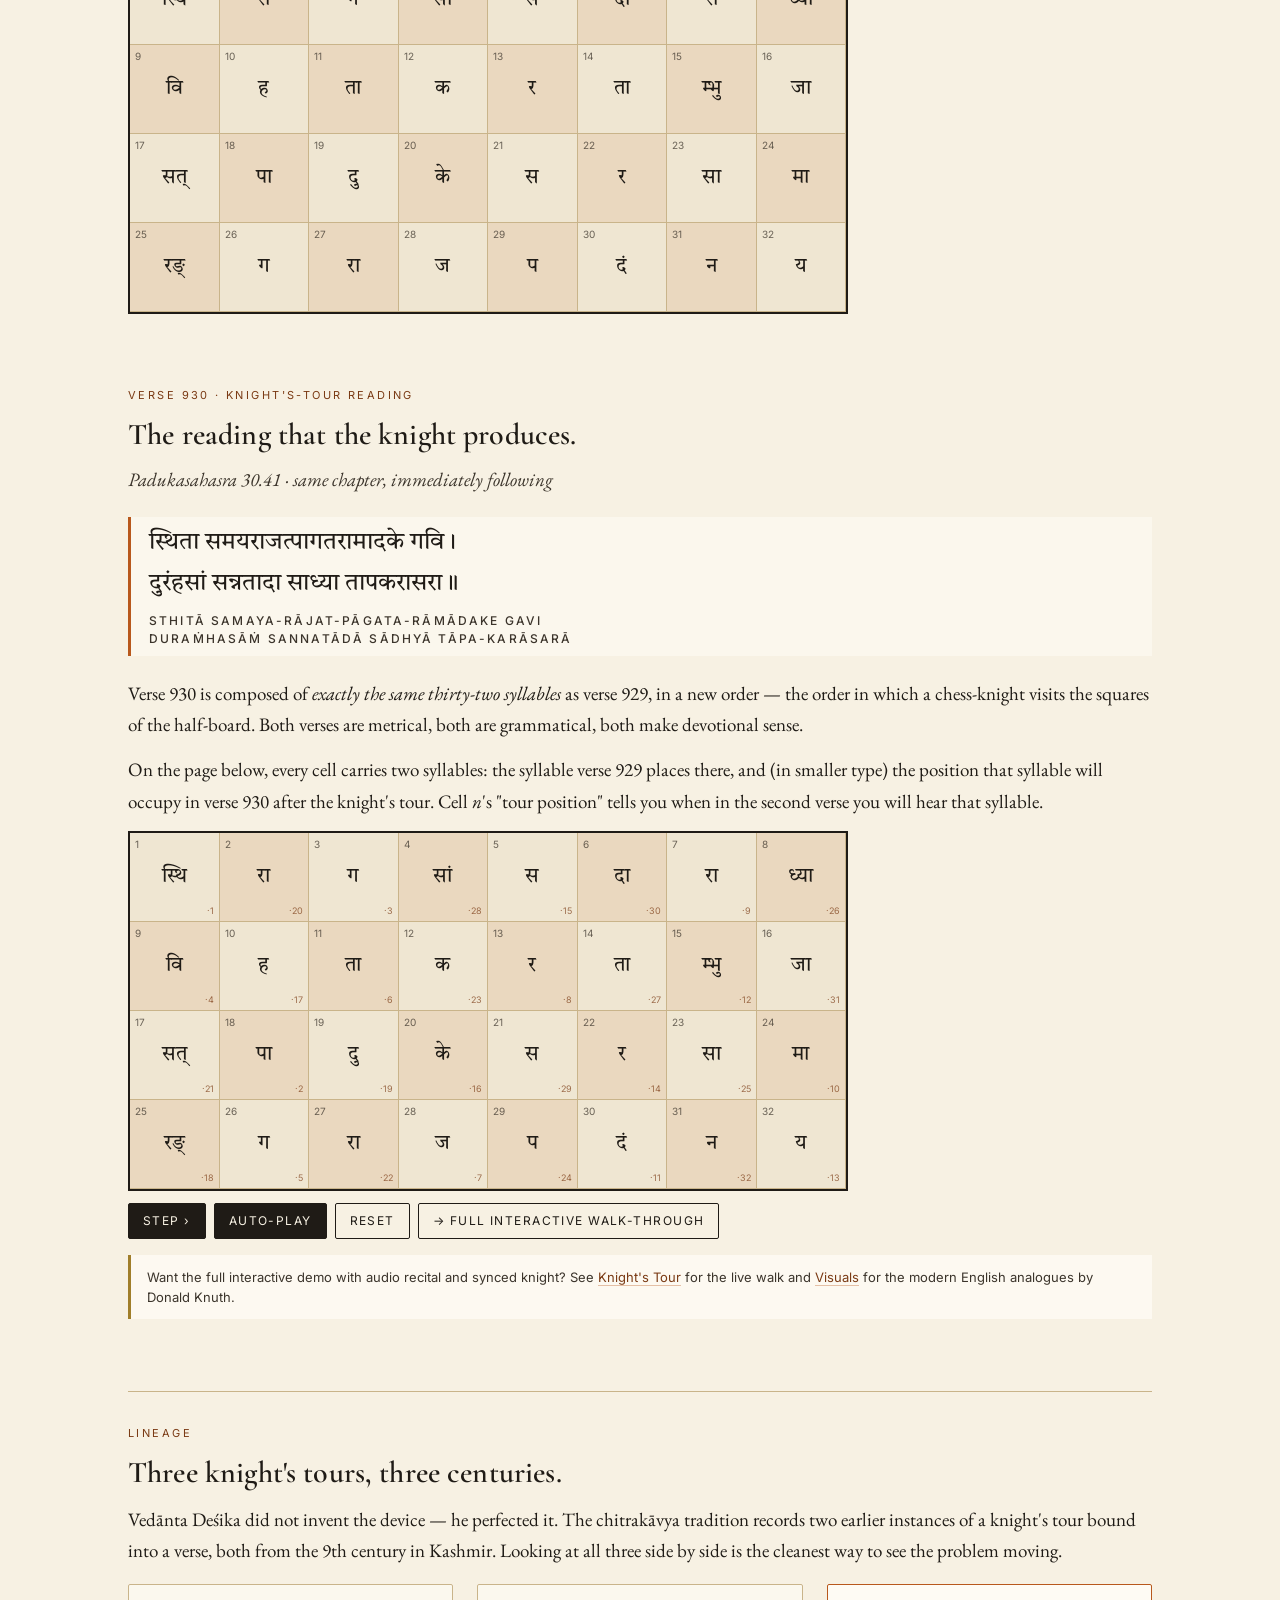
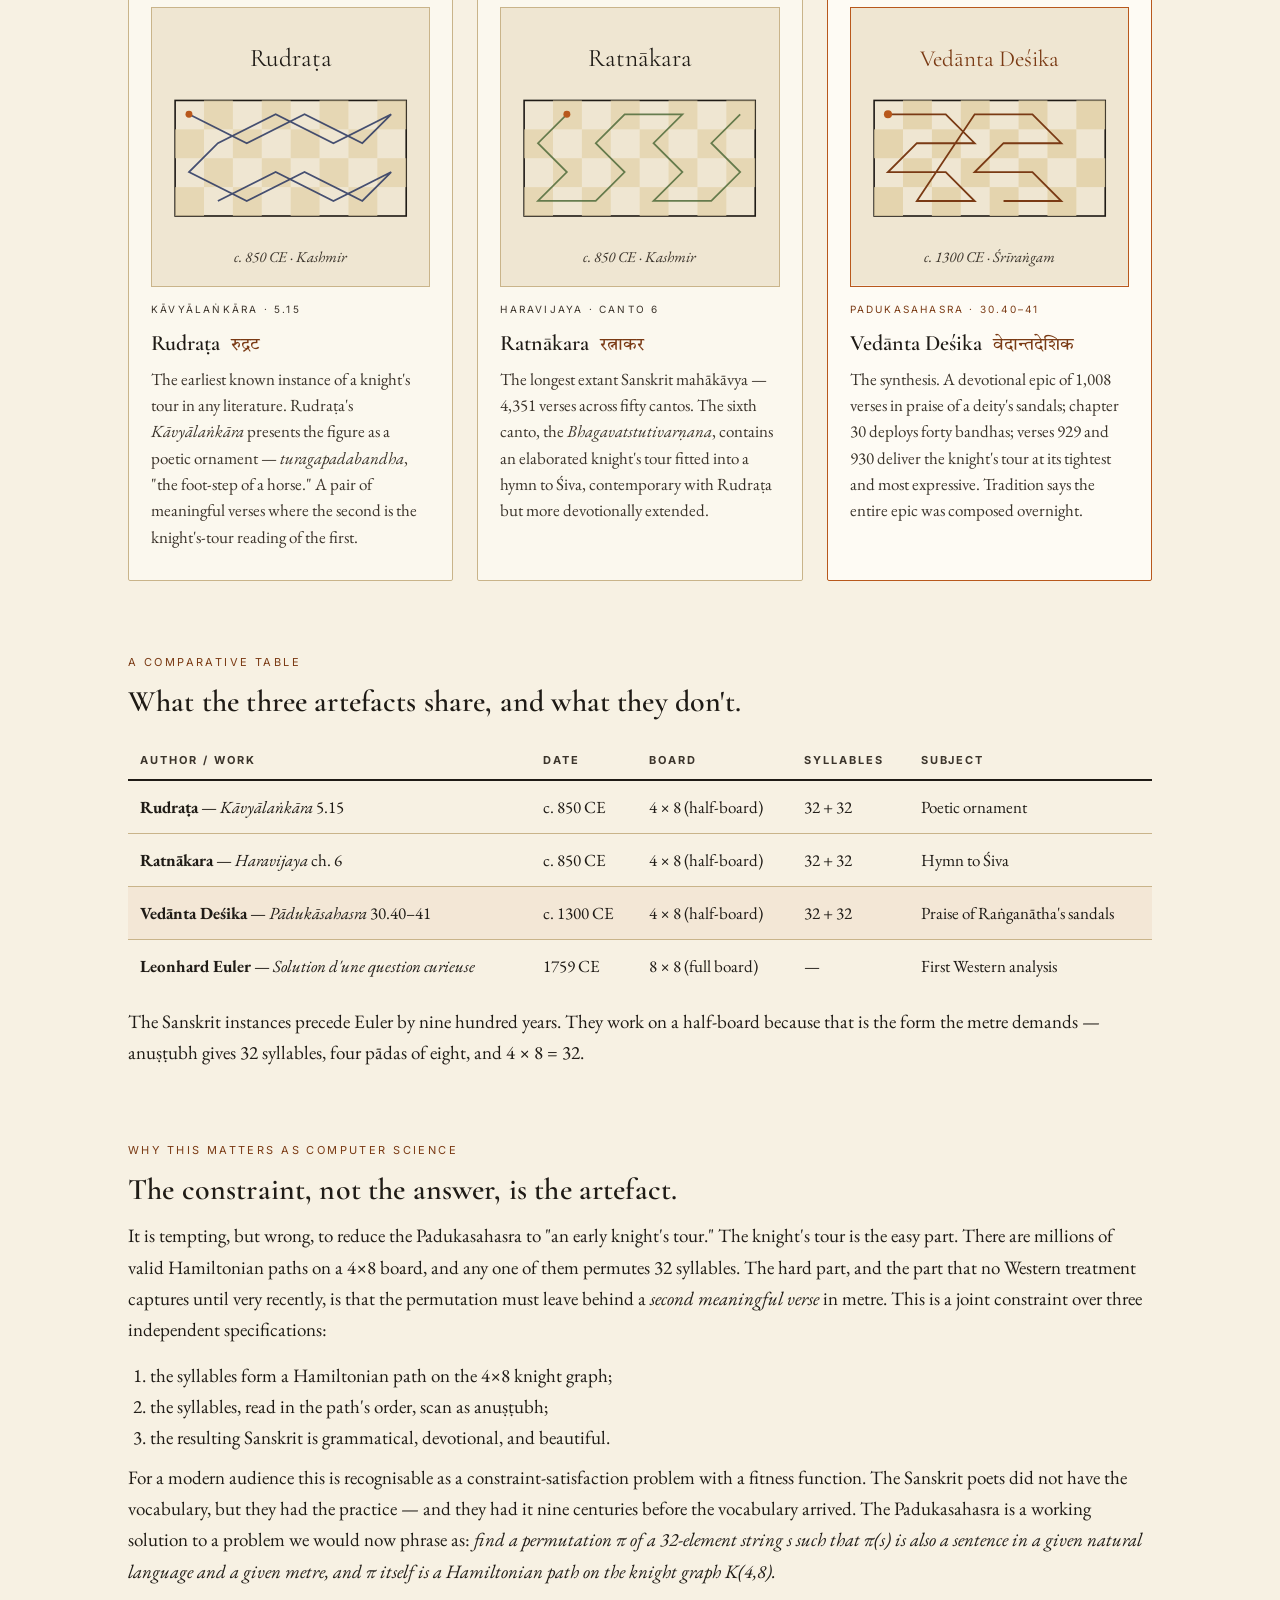
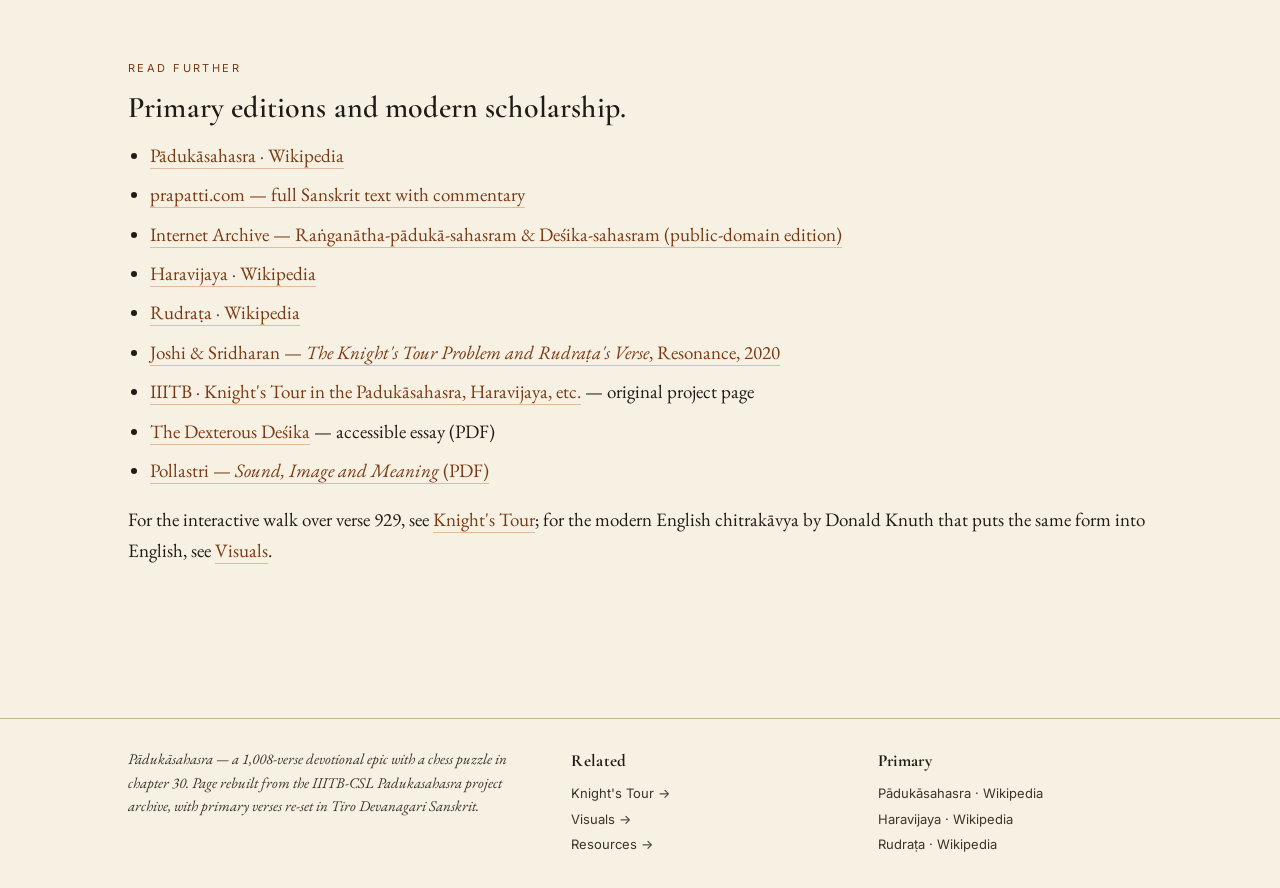
<file: paduka.html>
<!DOCTYPE html>
<html lang="en">
<head>
  <meta charset="utf-8" />
  <meta name="viewport" content="width=device-width, initial-scale=1" />
  <title>Pādukāsahasra · Chitrakāvya</title>
  <meta name="description" content="The Padukasahasra and Haravijaya knight's tour project — primary Sanskrit verses, the Rudrata–Ratnakara–Vedanta Desika lineage, and a scholarly walk-through of the chess-puzzle that is a hymn." />
  <link rel="stylesheet" href="assets/styles.css" />
  <link rel="icon" href="assets/seal.svg" type="image/svg+xml" />
</head>
<body>
  <header class="site-head">
    <div class="wrap">
      <a class="brand" href="index.html">
        <img class="seal" src="assets/seal.svg" alt="Chitrakāvya seal" />
        <div>
          <h1>Chitrakāvya <span class="skt">चित्रकाव्य</span></h1>
          <small>A research project · A new computing paradigm</small>
        </div>
      </a>
      <nav class="site-nav" aria-label="Primary">
        <a href="index.html">Home</a>
        <a href="visuals.html">Visuals</a>
        <a href="paduka.html" class="active">Pādukā</a>
        <a href="knights-tour.html">Knight's Tour</a>
        <a href="resources.html">Resources</a>
        <a href="about.html">About</a>
      </nav>
    </div>
  </header>

  <section class="hero">
    <div class="wrap">
      <div>
        <p class="meta" style="margin: 0 0 14px">A scholarly companion · the chess-puzzle that is a hymn</p>
        <h2><em>Pādukāsahasra,</em><br/>the knight's tour in 1300 CE.</h2>
        <p class="lede">
          A 1,008-verse devotional epic on the sandals of a deity at Śrīraṅgam.
          Inside it, two verses — numbered 929 and 930 — solve the knight's tour
          on a half-chessboard, half a millennium before Euler. This page assembles
          the primary Sanskrit, the lineage that produced it, and the modern
          mathematics that recognises what was being done.
        </p>
        <p class="meta">Vedānta Deśika · 14th c. · Anuṣṭubh metre · 32 + 32 syllables</p>
      </div>
      <div>
        <!-- Padukasahasra ornamental SVG: paduka silhouette with chessboard pattern -->
        <svg viewBox="0 0 360 320" role="img" aria-label="Paduka with knight's tour overlay" style="width:100%;height:auto;filter:drop-shadow(0 6px 14px rgba(40,30,15,0.10))">
          <defs>
            <radialGradient id="ph" cx="50%" cy="40%" r="60%">
              <stop offset="0%" stop-color="#f6e1bf"/>
              <stop offset="100%" stop-color="#f7f1e3" stop-opacity="0"/>
            </radialGradient>
            <linearGradient id="pi" x1="0" y1="0" x2="1" y2="1">
              <stop offset="0%" stop-color="#7a3a14"/>
              <stop offset="100%" stop-color="#283561"/>
            </linearGradient>
          </defs>
          <ellipse cx="180" cy="150" rx="170" ry="120" fill="url(#ph)"/>
          <!-- paduka outline: a stylised sandal silhouette -->
          <g fill="none" stroke="#7a3a14" stroke-width="1.6">
            <path d="M85 80
                     C 85 50, 130 30, 175 40
                     C 230 50, 270 80, 285 120
                     C 295 160, 285 210, 250 240
                     C 200 270, 130 270, 100 240
                     C 70 210, 75 110, 85 80 Z"/>
            <!-- toe knob (kuṇḍa) -->
            <circle cx="200" cy="80" r="14"/>
            <line x1="200" y1="94" x2="200" y2="106"/>
          </g>
          <!-- 4×8 chess board placed inside the paduka outline -->
          <g transform="translate(105 130)">
            <g>
              <rect x="0" y="0" width="160" height="80" fill="#efe6d2" stroke="#1f1b16" stroke-width="1.2"/>
              <g fill="#e3d2a8">
                <rect x="20" y="0"  width="20" height="20"/><rect x="60" y="0"  width="20" height="20"/><rect x="100" y="0" width="20" height="20"/><rect x="140" y="0" width="20" height="20"/>
                <rect x="0"  y="20" width="20" height="20"/><rect x="40" y="20" width="20" height="20"/><rect x="80"  y="20" width="20" height="20"/><rect x="120" y="20" width="20" height="20"/>
                <rect x="20" y="40" width="20" height="20"/><rect x="60" y="40" width="20" height="20"/><rect x="100" y="40" width="20" height="20"/><rect x="140" y="40" width="20" height="20"/>
                <rect x="0"  y="60" width="20" height="20"/><rect x="40" y="60" width="20" height="20"/><rect x="80"  y="60" width="20" height="20"/><rect x="120" y="60" width="20" height="20"/>
              </g>
              <!-- knight tour polyline (representative) -->
              <polyline points="10,10 50,30 90,10 130,30 150,10 110,30 70,10 30,30 10,50 50,70 90,50 130,70 150,50 110,70 70,50 30,70"
                fill="none" stroke="url(#pi)" stroke-width="1.6" opacity="0.85"/>
              <circle cx="10" cy="10" r="3" fill="#b8581c"/>
            </g>
          </g>
          <!-- caption -->
          <g font-family="EB Garamond, serif" fill="#3b342b">
            <text x="60" y="294" font-size="13" font-style="italic">"…rangaraja-padaṁ naya."</text>
            <text x="60" y="310" font-size="11">Pādukāsahasra · ch. 30 · verse 929</text>
          </g>
        </svg>
      </div>
    </div>
  </section>

  <main class="wrap">

    <section>
      <p class="kicker">The artefact</p>
      <h3>Two verses that share their bones.</h3>
      <p class="dropcap">
        In the thirtieth chapter of the <em>Pādukāsahasra</em> — a chapter Vedānta
        Deśika titles the <em>Citra-paddhati</em>, "the path of figures" — sit two
        verses that look, to a modern reader, like an impossibility. Both are
        thirty-two syllables long, both are in classical anuṣṭubh metre, both
        praise the sandals of Lord Raṅganātha at Śrīraṅgam, both make grammatical
        and devotional sense. And the second is the same body of syllables as the
        first, re-ordered by a knight's tour over a 4×8 half-chessboard.
      </p>
      <p>
        The poetic figure that licenses this is called the
        <em>chaturaṅga-turaṅga-pāda-bandha</em> — "binding by the foot-step of a
        chess-knight." It is the most ambitious instance in classical Sanskrit
        of the broader chitrakāvya impulse: encode a single object in three
        media at once — sound, shape, and rule.
      </p>
    </section>

    <section id="verse929">
      <p class="kicker">Verse 929 · sequential reading</p>
      <h3 style="margin-bottom: 4px">The seed.</h3>
      <p style="margin-top: 0; color: var(--ink-soft); font-style: italic">Padukasahasra 30.40 · Vedānta Deśika · ca. 1300 CE</p>

      <blockquote class="skt" style="font-size: 24px">
        स्थिरागसां सदाराध्या विहताकरताम्भुजा ।<br/>
        सत्पादुके सरसा मा रङ्गराजपदं नय ॥
        <small>sthirāgasāṁ sadārādhyā · vihatākaratāmbhujā</small>
        <small style="margin-top: -2px">satpāduke sarasā mā · raṅgarāja-padaṁ naya</small>
      </blockquote>

      <p>
        <strong>A reading.</strong> "O virtuous sandal — adored ever by those of
        steady offences, you who have crushed the lotus-faced sin-bearer; lead
        me, full of feeling, to the foot of the king of Raṅga." The verse is a
        prayer; it is also the seed for what comes next.
      </p>

      <p>
        Below, the thirty-two akṣaras of verse 929 are placed in row-major order
        on a 4×8 half-board.
      </p>

      <div class="kt-board" id="seedBoard" aria-label="Verse 929 — 32 syllables on a 4×8 board" style="aspect-ratio: 8 / 4; max-width: 720px"></div>
    </section>

    <section id="verse930">
      <p class="kicker">Verse 930 · knight's-tour reading</p>
      <h3 style="margin-bottom: 4px">The reading that the knight produces.</h3>
      <p style="margin-top: 0; color: var(--ink-soft); font-style: italic">Padukasahasra 30.41 · same chapter, immediately following</p>

      <blockquote class="skt" style="font-size: 24px">
        स्थिता समयराजत्पागतरामादके गवि ।<br/>
        दुरंहसां सन्नतादा साध्या तापकरासरा ॥
        <small>sthitā samaya-rājat-pāgata-rāmādake gavi</small>
        <small style="margin-top:-2px">duraṁhasāṁ sannatādā sādhyā tāpa-karāsarā</small>
      </blockquote>

      <p>
        Verse 930 is composed of <em>exactly the same thirty-two syllables</em> as
        verse 929, in a new order — the order in which a chess-knight visits the
        squares of the half-board. Both verses are metrical, both are
        grammatical, both make devotional sense.
      </p>

      <p>
        On the page below, every cell carries two syllables: the syllable
        verse 929 places there, and (in smaller type) the position that syllable
        will occupy in verse 930 after the knight's tour. Cell <em>n</em>'s "tour
        position" tells you when in the second verse you will hear that syllable.
      </p>

      <div class="kt-board" id="pairBoard" aria-label="Verse 929/930 mapping board" style="aspect-ratio: 8 / 4; max-width: 720px"></div>
      <div class="row" style="gap:8px; margin-top: 12px">
        <button id="pdkStep" class="kt-btn">Step ›</button>
        <button id="pdkAuto" class="kt-btn">Auto-play</button>
        <button id="pdkReset" class="kt-btn alt">Reset</button>
        <a href="knights-tour.html" class="kt-btn alt" style="text-decoration:none;display:inline-flex;align-items:center;padding:7px 14px">→ Full interactive walk-through</a>
      </div>
      <div class="note">
        Want the full interactive demo with audio recital and synced knight?
        See <a href="knights-tour.html">Knight's Tour</a> for the live walk and
        <a href="visuals.html">Visuals</a> for the modern English analogues by
        Donald Knuth.
      </div>
    </section>

    <hr class="rule"/>

    <section>
      <p class="kicker">Lineage</p>
      <h3>Three knight's tours, three centuries.</h3>
      <p>
        Vedānta Deśika did not invent the device — he perfected it. The
        chitrakāvya tradition records two earlier instances of a knight's
        tour bound into a verse, both from the 9th century in Kashmir.
        Looking at all three side by side is the cleanest way to see the
        problem moving.
      </p>

      <div class="grid three" style="margin-top: 18px">

        <article class="card">
          <div class="art">
            <svg viewBox="0 0 240 240">
              <rect width="240" height="240" fill="#efe6d2"/>
              <g transform="translate(20 80)">
                <rect x="0" y="0" width="200" height="100" fill="none" stroke="#1f1b16" stroke-width="1.4"/>
                <g fill="#e3d2a8" opacity="0.7">
                  <rect x="25" y="0"  width="25" height="25"/><rect x="75" y="0"  width="25" height="25"/><rect x="125" y="0" width="25" height="25"/><rect x="175" y="0" width="25" height="25"/>
                  <rect x="0"  y="25" width="25" height="25"/><rect x="50" y="25" width="25" height="25"/><rect x="100" y="25" width="25" height="25"/><rect x="150" y="25" width="25" height="25"/>
                  <rect x="25" y="50" width="25" height="25"/><rect x="75" y="50" width="25" height="25"/><rect x="125" y="50" width="25" height="25"/><rect x="175" y="50" width="25" height="25"/>
                  <rect x="0"  y="75" width="25" height="25"/><rect x="50" y="75" width="25" height="25"/><rect x="100" y="75" width="25" height="25"/><rect x="150" y="75" width="25" height="25"/>
                </g>
                <polyline points="12,12 62,37 112,12 162,37 187,12 137,37 87,12 37,37 12,62 62,87 112,62 162,87 187,62 137,87 87,62 37,87"
                  stroke="#283561" stroke-width="1.5" fill="none" opacity="0.85"/>
                <circle cx="12" cy="12" r="3" fill="#b8581c"/>
              </g>
              <text x="120" y="50" text-anchor="middle" font-family="Cormorant Garamond, serif" font-size="22" fill="#1f1b16">Rudraṭa</text>
              <text x="120" y="220" text-anchor="middle" font-family="EB Garamond, serif" font-size="13" fill="#3b342b" font-style="italic">c. 850 CE · Kashmir</text>
            </svg>
          </div>
          <span class="tag">Kāvyālaṅkāra · 5.15</span>
          <h4>Rudraṭa <span class="skt">रुद्रट</span></h4>
          <p>
            The earliest known instance of a knight's tour in any literature.
            Rudraṭa's <em>Kāvyālaṅkāra</em> presents the figure as a poetic
            ornament — <em>turagapadabandha</em>, "the foot-step of a horse."
            A pair of meaningful verses where the second is the knight's-tour
            reading of the first.
          </p>
        </article>

        <article class="card">
          <div class="art">
            <svg viewBox="0 0 240 240">
              <rect width="240" height="240" fill="#efe6d2"/>
              <g transform="translate(20 80)">
                <rect x="0" y="0" width="200" height="100" fill="none" stroke="#1f1b16" stroke-width="1.4"/>
                <g fill="#e3d2a8" opacity="0.7">
                  <rect x="25" y="0"  width="25" height="25"/><rect x="75" y="0"  width="25" height="25"/><rect x="125" y="0" width="25" height="25"/><rect x="175" y="0" width="25" height="25"/>
                  <rect x="0"  y="25" width="25" height="25"/><rect x="50" y="25" width="25" height="25"/><rect x="100" y="25" width="25" height="25"/><rect x="150" y="25" width="25" height="25"/>
                  <rect x="25" y="50" width="25" height="25"/><rect x="75" y="50" width="25" height="25"/><rect x="125" y="50" width="25" height="25"/><rect x="175" y="50" width="25" height="25"/>
                  <rect x="0"  y="75" width="25" height="25"/><rect x="50" y="75" width="25" height="25"/><rect x="100" y="75" width="25" height="25"/><rect x="150" y="75" width="25" height="25"/>
                </g>
                <!-- different tour shape -->
                <polyline points="37,12 12,37 37,62 12,87 62,87 87,62 62,37 87,12 137,12 112,37 137,62 112,87 162,87 187,62 162,37 187,12"
                  stroke="#4f6b3a" stroke-width="1.5" fill="none" opacity="0.85"/>
                <circle cx="37" cy="12" r="3" fill="#b8581c"/>
              </g>
              <text x="120" y="50" text-anchor="middle" font-family="Cormorant Garamond, serif" font-size="22" fill="#1f1b16">Ratnākara</text>
              <text x="120" y="220" text-anchor="middle" font-family="EB Garamond, serif" font-size="13" fill="#3b342b" font-style="italic">c. 850 CE · Kashmir</text>
            </svg>
          </div>
          <span class="tag">Haravijaya · canto 6</span>
          <h4>Ratnākara <span class="skt">रत्नाकर</span></h4>
          <p>
            The longest extant Sanskrit mahākāvya — 4,351 verses across fifty
            cantos. The sixth canto, the <em>Bhagavatstutivarṇana</em>, contains
            an elaborated knight's tour fitted into a hymn to Śiva, contemporary
            with Rudraṭa but more devotionally extended.
          </p>
        </article>

        <article class="card" style="border-color: var(--saffron); background: rgba(255,253,247,0.85)">
          <div class="art" style="background: rgba(184,88,28,0.06); border-color: var(--saffron)">
            <svg viewBox="0 0 240 240">
              <rect width="240" height="240" fill="#efe6d2"/>
              <g transform="translate(20 80)">
                <rect x="0" y="0" width="200" height="100" fill="none" stroke="#1f1b16" stroke-width="1.4"/>
                <g fill="#e3d2a8" opacity="0.85">
                  <rect x="25" y="0"  width="25" height="25"/><rect x="75" y="0"  width="25" height="25"/><rect x="125" y="0" width="25" height="25"/><rect x="175" y="0" width="25" height="25"/>
                  <rect x="0"  y="25" width="25" height="25"/><rect x="50" y="25" width="25" height="25"/><rect x="100" y="25" width="25" height="25"/><rect x="150" y="25" width="25" height="25"/>
                  <rect x="25" y="50" width="25" height="25"/><rect x="75" y="50" width="25" height="25"/><rect x="125" y="50" width="25" height="25"/><rect x="175" y="50" width="25" height="25"/>
                  <rect x="0"  y="75" width="25" height="25"/><rect x="50" y="75" width="25" height="25"/><rect x="100" y="75" width="25" height="25"/><rect x="150" y="75" width="25" height="25"/>
                </g>
                <polyline points="12,12 62,12 87,37 37,37 12,62 62,62 87,87 37,87 87,12 137,12 162,37 112,37 87,62 137,62 162,87 112,87"
                  stroke="#7a3a14" stroke-width="1.6" fill="none"/>
                <circle cx="12" cy="12" r="3.5" fill="#b8581c"/>
              </g>
              <text x="120" y="50" text-anchor="middle" font-family="Cormorant Garamond, serif" font-size="20" fill="#7a3a14">Vedānta Deśika</text>
              <text x="120" y="220" text-anchor="middle" font-family="EB Garamond, serif" font-size="13" fill="#3b342b" font-style="italic">c. 1300 CE · Śrīraṅgam</text>
            </svg>
          </div>
          <span class="tag" style="color: var(--saffron-dk)">Padukasahasra · 30.40–41</span>
          <h4>Vedānta Deśika <span class="skt">वेदान्तदेशिक</span></h4>
          <p>
            The synthesis. A devotional epic of 1,008 verses in praise of a
            deity's sandals; chapter 30 deploys forty bandhas; verses 929 and
            930 deliver the knight's tour at its tightest and most expressive.
            Tradition says the entire epic was composed overnight.
          </p>
        </article>

      </div>
    </section>

    <section>
      <p class="kicker">A comparative table</p>
      <h3>What the three artefacts share, and what they don't.</h3>
      <div style="overflow-x:auto; margin-top: 14px">
        <table style="width:100%; border-collapse: collapse; font-family: 'EB Garamond', serif; font-size: 17px">
          <thead>
            <tr style="border-bottom: 2px solid var(--ink); text-align: left">
              <th style="padding: 10px 12px; font-family: 'Inter', sans-serif; font-size: 11px; letter-spacing:0.18em; text-transform: uppercase; color: var(--ink-soft)">Author / work</th>
              <th style="padding: 10px 12px; font-family: 'Inter', sans-serif; font-size: 11px; letter-spacing:0.18em; text-transform: uppercase; color: var(--ink-soft)">Date</th>
              <th style="padding: 10px 12px; font-family: 'Inter', sans-serif; font-size: 11px; letter-spacing:0.18em; text-transform: uppercase; color: var(--ink-soft)">Board</th>
              <th style="padding: 10px 12px; font-family: 'Inter', sans-serif; font-size: 11px; letter-spacing:0.18em; text-transform: uppercase; color: var(--ink-soft)">Syllables</th>
              <th style="padding: 10px 12px; font-family: 'Inter', sans-serif; font-size: 11px; letter-spacing:0.18em; text-transform: uppercase; color: var(--ink-soft)">Subject</th>
            </tr>
          </thead>
          <tbody>
            <tr style="border-bottom: 1px solid var(--rule)">
              <td style="padding: 12px"><strong>Rudraṭa</strong> — <em>Kāvyālaṅkāra</em> 5.15</td>
              <td style="padding: 12px">c. 850 CE</td>
              <td style="padding: 12px">4 × 8 (half-board)</td>
              <td style="padding: 12px">32 + 32</td>
              <td style="padding: 12px">Poetic ornament</td>
            </tr>
            <tr style="border-bottom: 1px solid var(--rule)">
              <td style="padding: 12px"><strong>Ratnākara</strong> — <em>Haravijaya</em> ch. 6</td>
              <td style="padding: 12px">c. 850 CE</td>
              <td style="padding: 12px">4 × 8 (half-board)</td>
              <td style="padding: 12px">32 + 32</td>
              <td style="padding: 12px">Hymn to Śiva</td>
            </tr>
            <tr style="border-bottom: 1px solid var(--rule); background: rgba(184,88,28,0.06)">
              <td style="padding: 12px"><strong>Vedānta Deśika</strong> — <em>Pādukāsahasra</em> 30.40–41</td>
              <td style="padding: 12px">c. 1300 CE</td>
              <td style="padding: 12px">4 × 8 (half-board)</td>
              <td style="padding: 12px">32 + 32</td>
              <td style="padding: 12px">Praise of Raṅganātha's sandals</td>
            </tr>
            <tr>
              <td style="padding: 12px"><strong>Leonhard Euler</strong> — <em>Solution d'une question curieuse</em></td>
              <td style="padding: 12px">1759 CE</td>
              <td style="padding: 12px">8 × 8 (full board)</td>
              <td style="padding: 12px">—</td>
              <td style="padding: 12px">First Western analysis</td>
            </tr>
          </tbody>
        </table>
      </div>
      <p style="margin-top: 14px">
        The Sanskrit instances precede Euler by nine hundred years. They work
        on a half-board because that is the form the metre demands — anuṣṭubh
        gives 32 syllables, four pādas of eight, and 4 × 8 = 32.
      </p>
    </section>

    <section>
      <p class="kicker">Why this matters as computer science</p>
      <h3>The constraint, not the answer, is the artefact.</h3>
      <p>
        It is tempting, but wrong, to reduce the Padukasahasra to "an early
        knight's tour." The knight's tour is the easy part. There are millions
        of valid Hamiltonian paths on a 4×8 board, and any one of them
        permutes 32 syllables. The hard part, and the part that no Western
        treatment captures until very recently, is that the permutation must
        leave behind a <em>second meaningful verse</em> in metre. This is a
        joint constraint over three independent specifications:
      </p>
      <ol style="line-height: 1.65; margin: 8px 0; padding-left: 22px">
        <li>the syllables form a Hamiltonian path on the 4×8 knight graph;</li>
        <li>the syllables, read in the path's order, scan as anuṣṭubh;</li>
        <li>the resulting Sanskrit is grammatical, devotional, and beautiful.</li>
      </ol>
      <p>
        For a modern audience this is recognisable as a constraint-satisfaction
        problem with a fitness function. The Sanskrit poets did not have the
        vocabulary, but they had the practice — and they had it nine centuries
        before the vocabulary arrived. The Padukasahasra is a working solution
        to a problem we would now phrase as: <em>find a permutation π of a
        32-element string s such that π(s) is also a sentence in a given
        natural language and a given metre, and π itself is a Hamiltonian path
        on the knight graph K(4,8).</em>
      </p>
    </section>

    <section>
      <p class="kicker">Read further</p>
      <h3>Primary editions and modern scholarship.</h3>
      <ul class="refs">
        <li><a href="https://en.wikipedia.org/wiki/Paduka_Sahasra">Pādukāsahasra · Wikipedia</a></li>
        <li><a href="https://www.prapatti.com/categories/paadukaasahasram.php">prapatti.com — full Sanskrit text with commentary</a></li>
        <li><a href="https://archive.org/details/in.ernet.dli.2015.495568">Internet Archive — Raṅganātha-pādukā-sahasram &amp; Deśika-sahasram (public-domain edition)</a></li>
        <li><a href="https://en.wikipedia.org/wiki/Haravijaya">Haravijaya · Wikipedia</a></li>
        <li><a href="https://en.wikipedia.org/wiki/Rudrata">Rudraṭa · Wikipedia</a></li>
        <li><a href="https://link.springer.com/article/10.1007/s12045-020-1026-7">Joshi &amp; Sridharan — <em>The Knight's Tour Problem and Rudraṭa's Verse</em>, Resonance, 2020</a></li>
        <li><a href="https://www.iiitb.ac.in/Ganaka/projects/paduka/paduka.html">IIITB · Knight's Tour in the Padukāsahasra, Haravijaya, etc.</a> — original project page</li>
        <li><a href="https://sridharshanam.org/wp-content/uploads/2019/01/Dextreous-Desika_1.pdf">The Dexterous Deśika</a> — accessible essay (PDF)</li>
        <li><a href="https://academia.edu/8786970/Sound_image_and_meaning._Many_aspects_of_Sanskrit_figurative_poetry">Pollastri — <em>Sound, Image and Meaning</em> (PDF)</a></li>
      </ul>
      <p style="margin-top: 18px">
        For the interactive walk over verse 929, see
        <a href="knights-tour.html">Knight's Tour</a>; for the modern English
        chitrakāvya by Donald Knuth that puts the same form into English, see
        <a href="visuals.html">Visuals</a>.
      </p>
    </section>

  </main>

  <footer class="site-foot">
    <div class="wrap">
      <div class="colophon">
        Pādukāsahasra — a 1,008-verse devotional epic with a chess puzzle in
        chapter 30. Page rebuilt from the IIITB-CSL Padukasahasra project
        archive, with primary verses re-set in Tiro Devanagari Sanskrit.
      </div>
      <div>
        <h5>Related</h5>
        <ul>
          <li><a href="knights-tour.html">Knight's Tour →</a></li>
          <li><a href="visuals.html">Visuals →</a></li>
          <li><a href="resources.html">Resources →</a></li>
        </ul>
      </div>
      <div>
        <h5>Primary</h5>
        <ul>
          <li><a href="https://en.wikipedia.org/wiki/Paduka_Sahasra">Pādukāsahasra · Wikipedia</a></li>
          <li><a href="https://en.wikipedia.org/wiki/Haravijaya">Haravijaya · Wikipedia</a></li>
          <li><a href="https://en.wikipedia.org/wiki/Rudrata">Rudraṭa · Wikipedia</a></li>
        </ul>
      </div>
    </div>
  </footer>

<script>
(function(){
  /* ------------------------------------------------------------------
     Verse 929 → 930 board demo.
     verse929: 32 akṣaras of the seed verse, in row-major sequential order.
     verse930: 32 akṣaras of the knight-tour-derived verse, in tour order.
     A valid 4×8 Hamiltonian knight's tour starting at (0,0) walks the
     seed board and reveals where each syllable lands in verse 930.
  ------------------------------------------------------------------ */
  const ROWS = 4, COLS = 8, N = 32;
  const TOUR = [
    [0,0],[2,1],[0,2],[1,0],[3,1],[1,2],[3,3],[1,4],
    [0,6],[2,7],[3,5],[1,6],[3,7],[2,5],[0,4],[2,3],
    [1,1],[3,0],[2,2],[0,1],[2,0],[3,2],[1,3],[3,4],
    [2,6],[0,7],[1,5],[0,3],[2,4],[0,5],[1,7],[3,6]
  ];
  const verse929 = [
    'स्थि','रा','ग','सां','स','दा','रा','ध्या',
    'वि','ह','ता','क','र','ता','म्भु','जा',
    'सत्','पा','दु','के','स','र','सा','मा',
    'रङ्','ग','रा','ज','प','दं','न','य'
  ];
  const verse930 = [
    'स्थि','ता','स','म','य','रा','ज','त्',
    'पा','ग','त','रा','मा','द','के','ग',
    'वि','दु','रं','ह','सां','स','न्न','ता',
    'दा','सा','ध्या','ता','प','क','रा','स'
  ];

  function buildBoard(elId, words, showOnly){
    const el = document.getElementById(elId);
    if (!el) return [];
    el.innerHTML = '';
    const cells = [];
    for (let r=0; r<ROWS; r++){
      for (let c=0; c<COLS; c++){
        const idx = r*COLS + c;
        const d = document.createElement('div');
        d.className = 'kt-cell' + ((r+c)%2===0 ? '' : ' dark');
        const num = document.createElement('span'); num.className='num'; num.textContent=idx+1;
        const txt = document.createElement('span');
        txt.style.cssText = 'font-family:"Tiro Devanagari Sanskrit",serif;font-size:20px';
        txt.textContent = words[idx];
        d.appendChild(num); d.appendChild(txt);
        // For pair board, also show the tour-position number small
        if (showOnly === 'pair'){
          // Find at which step this cell is visited in the tour
          let step = -1;
          for (let s=0; s<TOUR.length; s++){
            if (TOUR[s][0]===r && TOUR[s][1]===c){ step = s; break; }
          }
          if (step >= 0){
            const tag = document.createElement('span');
            tag.style.cssText='position:absolute;bottom:2px;right:5px;font-family:Inter,sans-serif;font-size:9px;color:#7a3a14;opacity:0.7';
            tag.textContent = '·' + (step+1);
            d.appendChild(tag);
          }
        }
        el.appendChild(d);
        cells.push(d);
      }
    }
    return cells;
  }

  // Static seed-verse board (verse 929 layout)
  buildBoard('seedBoard', verse929, 'seed');
  // Pair board: same cells, with tour-position annotations
  const pairCells = buildBoard('pairBoard', verse929, 'pair');

  // Walk-through controls on the pair board
  let step = 0, timer = null;
  function render(){
    pairCells.forEach(d=>d.classList.remove('current','visited'));
    for (let s=0; s<step; s++){
      const [r,c] = TOUR[s];
      pairCells[r*COLS + c].classList.add('visited');
    }
    if (step > 0){
      const [r,c] = TOUR[step-1];
      pairCells[r*COLS + c].classList.remove('visited');
      pairCells[r*COLS + c].classList.add('current');
    }
  }
  function doStep(){
    if (step >= N) return;
    step++; render();
    if (step >= N && timer){ clearInterval(timer); timer=null; document.getElementById('pdkAuto').textContent='Auto-play'; }
  }
  function reset(){
    if (timer){ clearInterval(timer); timer=null; document.getElementById('pdkAuto').textContent='Auto-play'; }
    step = 0; render();
  }
  document.getElementById('pdkStep').addEventListener('click', doStep);
  document.getElementById('pdkReset').addEventListener('click', reset);
  document.getElementById('pdkAuto').addEventListener('click', ()=>{
    const btn = document.getElementById('pdkAuto');
    if (timer){ clearInterval(timer); timer=null; btn.textContent='Auto-play'; }
    else { btn.textContent='Pause'; timer = setInterval(doStep, 380); }
  });

  // Style the kt-btn helper buttons that aren't yet styled in CSS
  document.querySelectorAll('.kt-btn').forEach(b=>{
    b.style.cssText += ';font-family:Inter,sans-serif;font-size:12px;letter-spacing:.12em;text-transform:uppercase;background:#1f1b16;color:#f7f1e3;border:1px solid #1f1b16;padding:7px 14px;cursor:pointer;border-radius:2px';
    if (b.classList.contains('alt')) b.style.cssText += ';background:transparent;color:#1f1b16';
    b.addEventListener('mouseenter', ()=>{ b.style.background='#7a3a14'; b.style.borderColor='#7a3a14'; b.style.color='#f7f1e3'; });
    b.addEventListener('mouseleave', ()=>{
      const isAlt = b.classList.contains('alt');
      b.style.background = isAlt ? 'transparent' : '#1f1b16';
      b.style.borderColor = '#1f1b16';
      b.style.color = isAlt ? '#1f1b16' : '#f7f1e3';
    });
  });
})();
</script>
</body>
</html>
</file>
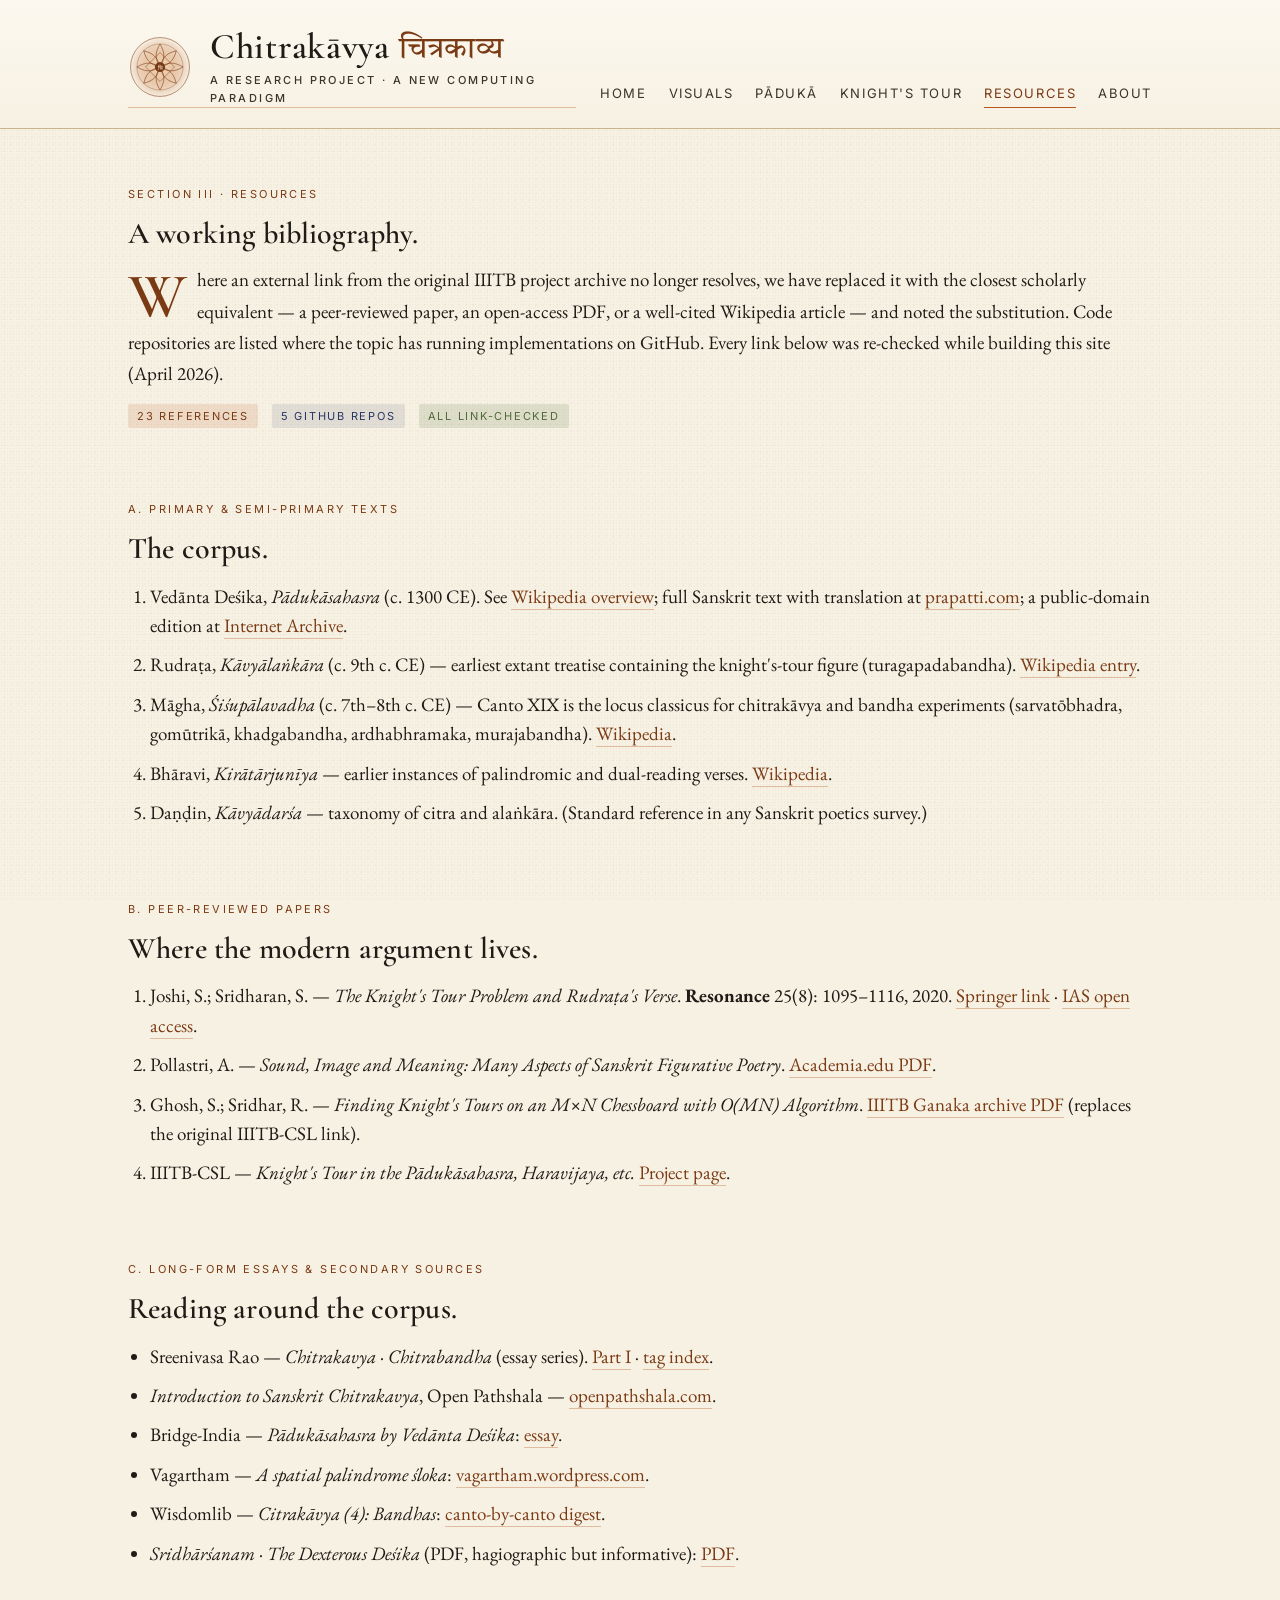
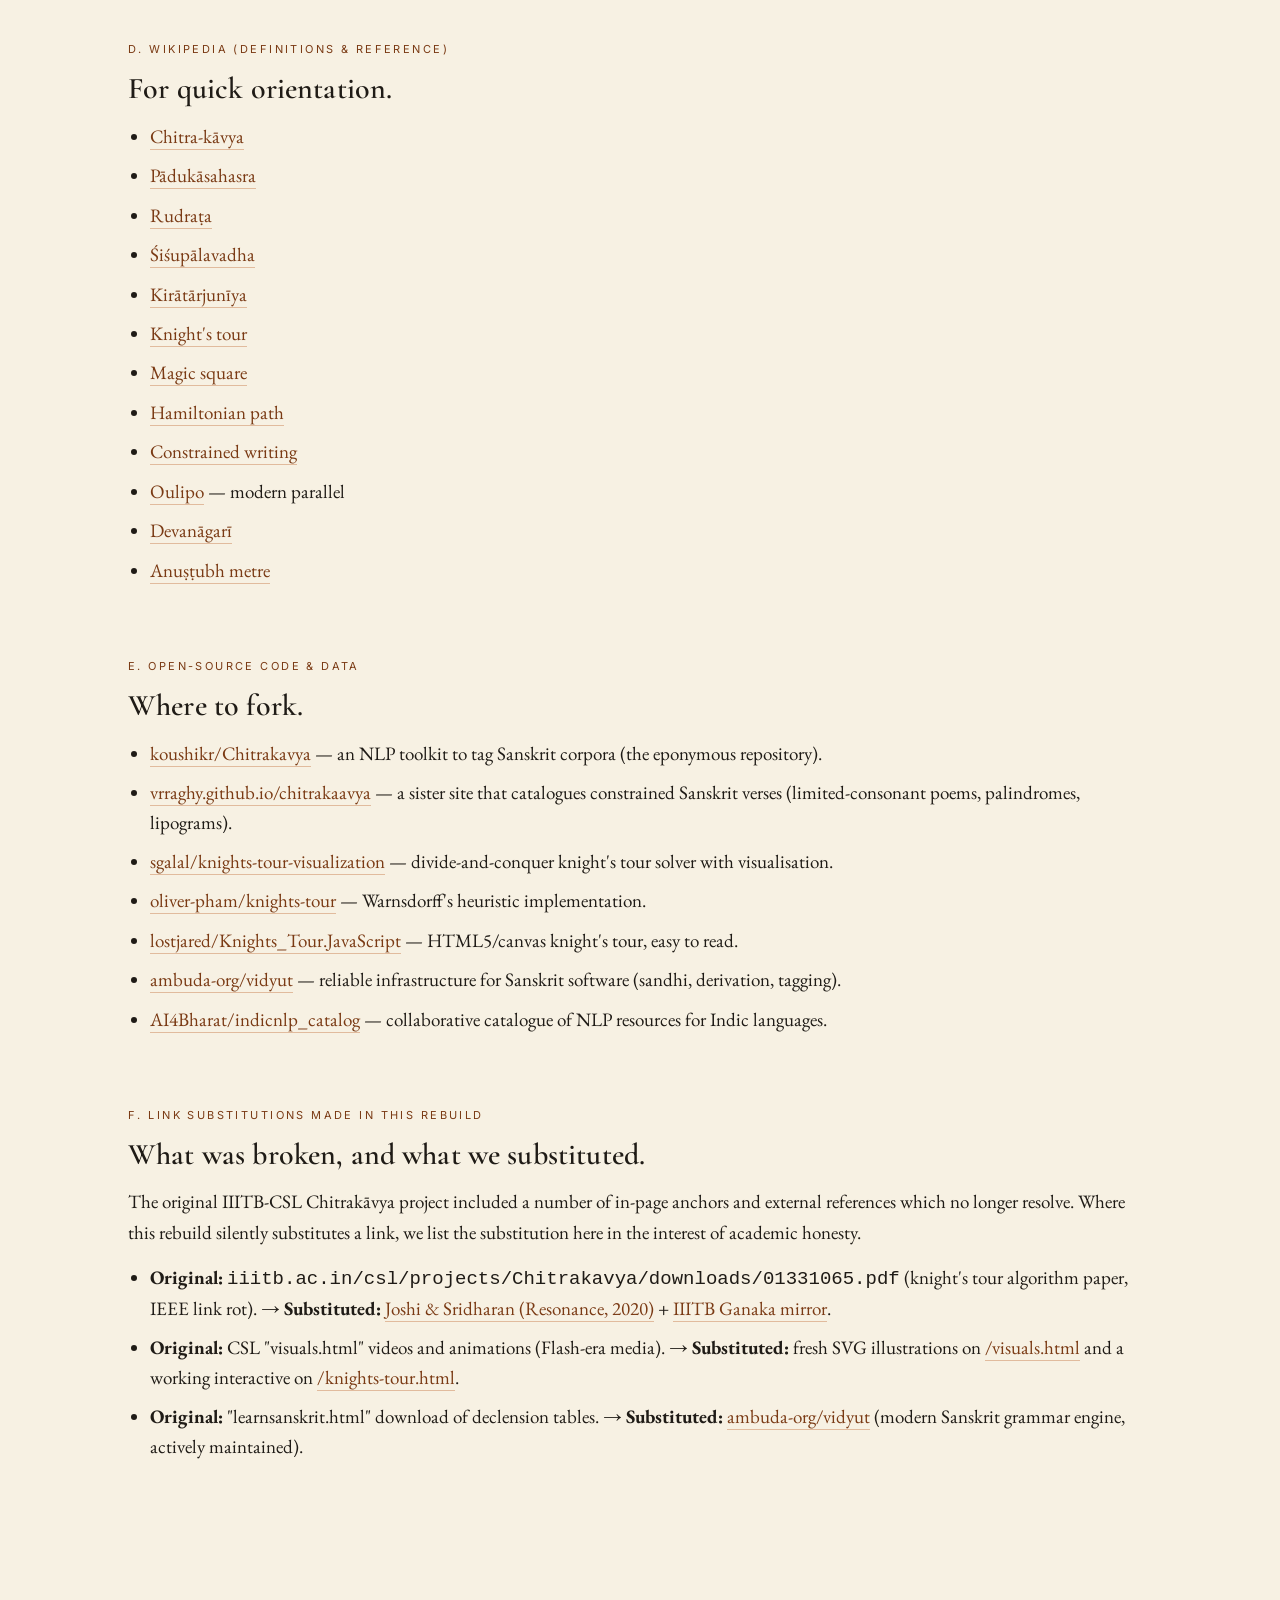
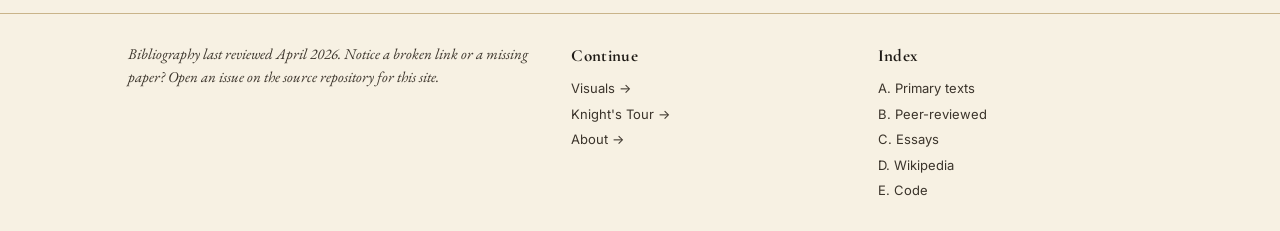
<file: resources.html>
<!DOCTYPE html>
<html lang="en">
<head>
  <meta charset="utf-8" />
  <meta name="viewport" content="width=device-width, initial-scale=1" />
  <title>Resources · Chitrakāvya</title>
  <meta name="description" content="A curated, link-checked bibliography for Chitrakāvya: peer-reviewed papers, primary texts, Wikipedia summaries, and open-source code." />
  <link rel="stylesheet" href="assets/styles.css" />
  <link rel="icon" href="assets/seal.svg" type="image/svg+xml" />
</head>
<body>
  <header class="site-head">
    <div class="wrap">
      <a class="brand" href="index.html">
        <img class="seal" src="assets/seal.svg" alt="Chitrakāvya seal" />
        <div>
          <h1>Chitrakāvya <span class="skt">चित्रकाव्य</span></h1>
          <small>A research project · A new computing paradigm</small>
        </div>
      </a>
      <nav class="site-nav" aria-label="Primary">
        <a href="index.html">Home</a>
        <a href="visuals.html">Visuals</a>
        <a href="paduka.html">Pādukā</a>
        <a href="knights-tour.html">Knight's Tour</a>
        <a href="resources.html" class="active">Resources</a>
        <a href="about.html">About</a>
      </nav>
    </div>
  </header>

  <main class="wrap">

    <section>
      <p class="kicker">Section III · Resources</p>
      <h3>A working bibliography.</h3>
      <p class="dropcap">
        Where an external link from the original IIITB project archive no longer
        resolves, we have replaced it with the closest scholarly equivalent — a
        peer-reviewed paper, an open-access PDF, or a well-cited Wikipedia article
        — and noted the substitution. Code repositories are listed where the
        topic has running implementations on GitHub. Every link below was
        re-checked while building this site (April 2026).
      </p>
      <div class="row" style="margin-top:6px">
        <span class="pill saff">23 references</span>
        <span class="pill">5 GitHub repos</span>
        <span class="pill moss">All link-checked</span>
      </div>
    </section>

    <section>
      <p class="kicker">A. Primary &amp; semi-primary texts</p>
      <h3>The corpus.</h3>
      <ol class="refs">
        <li>
          Vedānta Deśika, <em>Pādukāsahasra</em> (c. 1300 CE).
          See <a href="https://en.wikipedia.org/wiki/Paduka_Sahasra">Wikipedia overview</a>;
          full Sanskrit text with translation at
          <a href="https://www.prapatti.com/categories/paadukaasahasram.php">prapatti.com</a>;
          a public-domain edition at
          <a href="https://archive.org/details/in.ernet.dli.2015.495568">Internet Archive</a>.
        </li>
        <li>
          Rudraṭa, <em>Kāvyālaṅkāra</em> (c. 9th c. CE) — earliest extant treatise
          containing the knight's-tour figure (turagapadabandha).
          <a href="https://en.wikipedia.org/wiki/Rudrata">Wikipedia entry</a>.
        </li>
        <li>
          Māgha, <em>Śiśupālavadha</em> (c. 7th–8th c. CE) — Canto XIX is the
          locus classicus for chitrakāvya and bandha experiments
          (sarvatōbhadra, gomūtrikā, khadgabandha, ardhabhramaka, murajabandha).
          <a href="https://en.wikipedia.org/wiki/Shishupala_Vadha">Wikipedia</a>.
        </li>
        <li>
          Bhāravi, <em>Kirātārjunīya</em> — earlier instances of palindromic and
          dual-reading verses.
          <a href="https://en.wikipedia.org/wiki/Kir%C4%81t%C4%81rjun%C4%ABya">Wikipedia</a>.
        </li>
        <li>
          Daṇḍin, <em>Kāvyādarśa</em> — taxonomy of citra and
          alaṅkāra. (Standard reference in any Sanskrit poetics survey.)
        </li>
      </ol>
    </section>

    <section>
      <p class="kicker">B. Peer-reviewed papers</p>
      <h3>Where the modern argument lives.</h3>
      <ol class="refs">
        <li>
          Joshi, S.; Sridharan, S. — <em>The Knight's Tour Problem and Rudraṭa's
          Verse</em>. <strong>Resonance</strong> 25(8): 1095–1116, 2020.
          <a href="https://link.springer.com/article/10.1007/s12045-020-1026-7">Springer link</a> ·
          <a href="https://www.ias.ac.in/article/fulltext/reso/025/08/1095-1116">IAS open access</a>.
        </li>
        <li>
          Pollastri, A. — <em>Sound, Image and Meaning: Many Aspects of Sanskrit
          Figurative Poetry</em>.
          <a href="https://academia.edu/8786970/Sound_image_and_meaning._Many_aspects_of_Sanskrit_figurative_poetry">Academia.edu PDF</a>.
        </li>
        <li>
          Ghosh, S.; Sridhar, R. — <em>Finding Knight's Tours on an M×N Chessboard
          with O(MN) Algorithm</em>.
          <a href="https://www.iiitb.ac.in/Ganaka/projects/Chitrakavya/downloads/00281427.pdf">IIITB Ganaka archive PDF</a> (replaces the original IIITB-CSL link).
        </li>
        <li>
          IIITB-CSL — <em>Knight's Tour in the Pādukāsahasra, Haravijaya, etc.</em>
          <a href="https://www.iiitb.ac.in/Ganaka/projects/paduka/paduka.html">Project page</a>.
        </li>
      </ol>
    </section>

    <section>
      <p class="kicker">C. Long-form essays &amp; secondary sources</p>
      <h3>Reading around the corpus.</h3>
      <ul class="refs">
        <li>
          Sreenivasa Rao — <em>Chitrakavya · Chitrabandha</em> (essay series).
          <a href="https://sreenivasaraos.com/2012/10/10/chitrakavya-chitrabandha/">Part I</a> ·
          <a href="https://sreenivasaraos.com/tag/chitrakavya/">tag index</a>.
        </li>
        <li>
          <em>Introduction to Sanskrit Chitrakavya</em>, Open Pathshala —
          <a href="https://openpathshala.com/sanskrit-chitrakavya">openpathshala.com</a>.
        </li>
        <li>
          Bridge-India — <em>Pādukāsahasra by Vedānta Deśika</em>:
          <a href="http://bridge-india.blogspot.com/2011/08/paduka-sahasram-by-vedanta-desika.html">essay</a>.
        </li>
        <li>
          Vagartham — <em>A spatial palindrome śloka</em>:
          <a href="https://vagartham.wordpress.com/2007/10/24/a-spatial-palindrome-sloka/">vagartham.wordpress.com</a>.
        </li>
        <li>
          Wisdomlib — <em>Citrakāvya (4): Bandhas</em>:
          <a href="https://www.wisdomlib.org/hinduism/essay/shishupala-vadha-study/d/doc1150140.html">canto-by-canto digest</a>.
        </li>
        <li>
          <em>Sridhārśanam · The Dexterous Deśika</em> (PDF, hagiographic but
          informative):
          <a href="https://sridharshanam.org/wp-content/uploads/2019/01/Dextreous-Desika_1.pdf">PDF</a>.
        </li>
      </ul>
    </section>

    <section>
      <p class="kicker">D. Wikipedia (definitions &amp; reference)</p>
      <h3>For quick orientation.</h3>
      <ul class="refs">
        <li><a href="https://en.wikipedia.org/wiki/Chitra-kavya">Chitra-kāvya</a></li>
        <li><a href="https://en.wikipedia.org/wiki/Paduka_Sahasra">Pādukāsahasra</a></li>
        <li><a href="https://en.wikipedia.org/wiki/Rudrata">Rudraṭa</a></li>
        <li><a href="https://en.wikipedia.org/wiki/Shishupala_Vadha">Śiśupālavadha</a></li>
        <li><a href="https://en.wikipedia.org/wiki/Kir%C4%81t%C4%81rjun%C4%ABya">Kirātārjunīya</a></li>
        <li><a href="https://en.wikipedia.org/wiki/Knight%27s_tour">Knight's tour</a></li>
        <li><a href="https://en.wikipedia.org/wiki/Magic_square">Magic square</a></li>
        <li><a href="https://en.wikipedia.org/wiki/Hamiltonian_path">Hamiltonian path</a></li>
        <li><a href="https://en.wikipedia.org/wiki/Constrained_writing">Constrained writing</a></li>
        <li><a href="https://en.wikipedia.org/wiki/Oulipo">Oulipo</a> — modern parallel</li>
        <li><a href="https://en.wikipedia.org/wiki/Devanagari">Devanāgarī</a></li>
        <li><a href="https://en.wikipedia.org/wiki/Anu%E1%B9%A3%E1%B9%ADubh">Anuṣṭubh metre</a></li>
      </ul>
    </section>

    <section>
      <p class="kicker">E. Open-source code &amp; data</p>
      <h3>Where to fork.</h3>
      <ul class="refs">
        <li>
          <a href="https://github.com/koushikr/Chitrakavya">koushikr/Chitrakavya</a>
          — an NLP toolkit to tag Sanskrit corpora (the eponymous repository).
        </li>
        <li>
          <a href="https://vrraghy.github.io/chitrakaavya/">vrraghy.github.io/chitrakaavya</a>
          — a sister site that catalogues constrained Sanskrit verses (limited-consonant
          poems, palindromes, lipograms).
        </li>
        <li>
          <a href="https://github.com/sgalal/knights-tour-visualization">sgalal/knights-tour-visualization</a>
          — divide-and-conquer knight's tour solver with visualisation.
        </li>
        <li>
          <a href="https://github.com/oliver-pham/knights-tour">oliver-pham/knights-tour</a>
          — Warnsdorff's heuristic implementation.
        </li>
        <li>
          <a href="https://github.com/lostjared/Knights_Tour.JavaScript">lostjared/Knights_Tour.JavaScript</a>
          — HTML5/canvas knight's tour, easy to read.
        </li>
        <li>
          <a href="https://github.com/ambuda-org/vidyut">ambuda-org/vidyut</a>
          — reliable infrastructure for Sanskrit software (sandhi, derivation, tagging).
        </li>
        <li>
          <a href="https://github.com/AI4Bharat/indicnlp_catalog">AI4Bharat/indicnlp_catalog</a>
          — collaborative catalogue of NLP resources for Indic languages.
        </li>
      </ul>
    </section>

    <section>
      <p class="kicker">F. Link substitutions made in this rebuild</p>
      <h3>What was broken, and what we substituted.</h3>
      <p>
        The original IIITB-CSL Chitrakāvya project included a number of in-page
        anchors and external references which no longer resolve. Where this
        rebuild silently substitutes a link, we list the substitution here in the
        interest of academic honesty.
      </p>
      <ul class="refs">
        <li>
          <strong>Original:</strong> <code>iiitb.ac.in/csl/projects/Chitrakavya/downloads/01331065.pdf</code>
          (knight's tour algorithm paper, IEEE link rot). →
          <strong>Substituted:</strong>
          <a href="https://link.springer.com/article/10.1007/s12045-020-1026-7">Joshi &amp; Sridharan (Resonance, 2020)</a>
          + <a href="https://www.iiitb.ac.in/Ganaka/projects/paduka/paduka.html">IIITB Ganaka mirror</a>.
        </li>
        <li>
          <strong>Original:</strong> CSL "visuals.html" videos and animations (Flash-era media). →
          <strong>Substituted:</strong> fresh SVG illustrations on
          <a href="visuals.html">/visuals.html</a> and a working interactive on
          <a href="knights-tour.html">/knights-tour.html</a>.
        </li>
        <li>
          <strong>Original:</strong> "learnsanskrit.html" download of declension
          tables. → <strong>Substituted:</strong>
          <a href="https://github.com/ambuda-org/vidyut">ambuda-org/vidyut</a>
          (modern Sanskrit grammar engine, actively maintained).
        </li>
      </ul>
    </section>

  </main>

  <footer class="site-foot">
    <div class="wrap">
      <div class="colophon">
        Bibliography last reviewed April 2026. Notice a broken link or a missing
        paper? Open an issue on the source repository for this site.
      </div>
      <div>
        <h5>Continue</h5>
        <ul>
          <li><a href="visuals.html">Visuals →</a></li>
          <li><a href="knights-tour.html">Knight's Tour →</a></li>
          <li><a href="about.html">About →</a></li>
        </ul>
      </div>
      <div>
        <h5>Index</h5>
        <ul>
          <li><a href="#">A. Primary texts</a></li>
          <li><a href="#">B. Peer-reviewed</a></li>
          <li><a href="#">C. Essays</a></li>
          <li><a href="#">D. Wikipedia</a></li>
          <li><a href="#">E. Code</a></li>
        </ul>
      </div>
    </div>
  </footer>
</body>
</html>
</file>
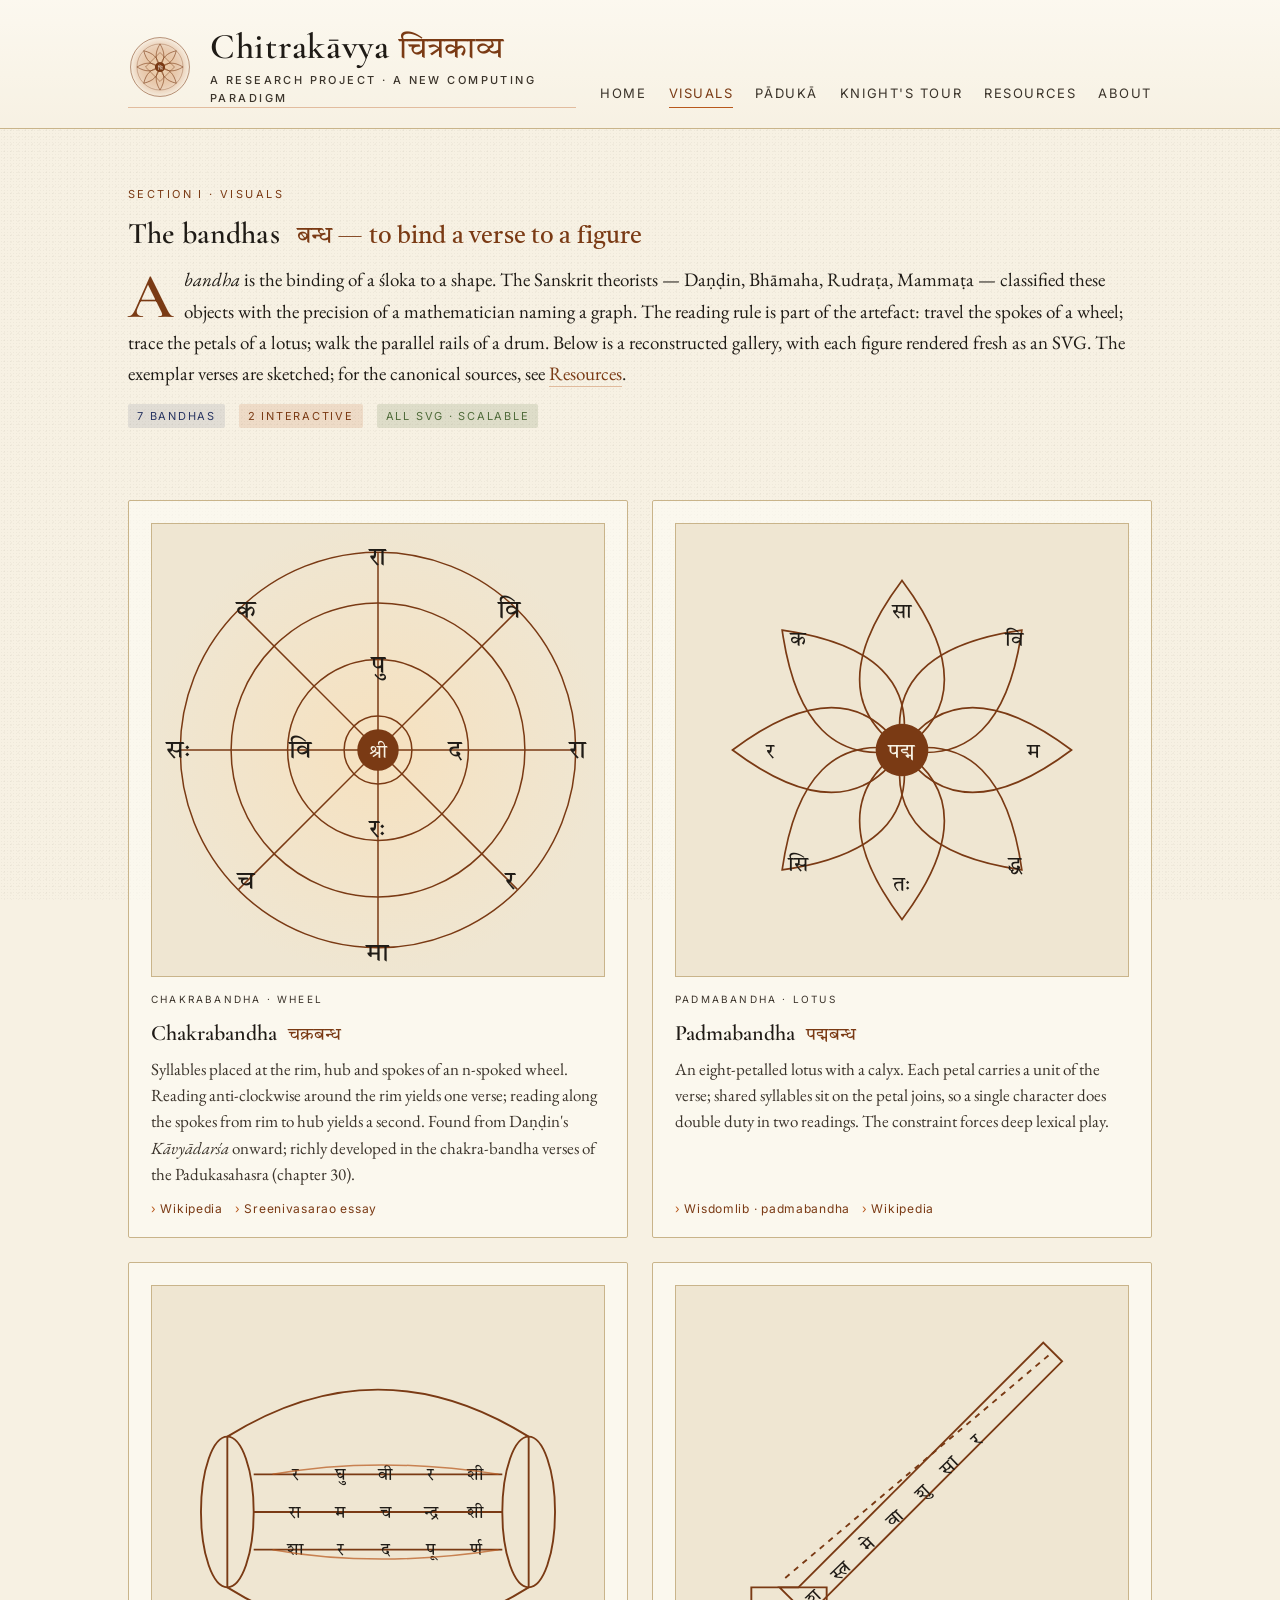
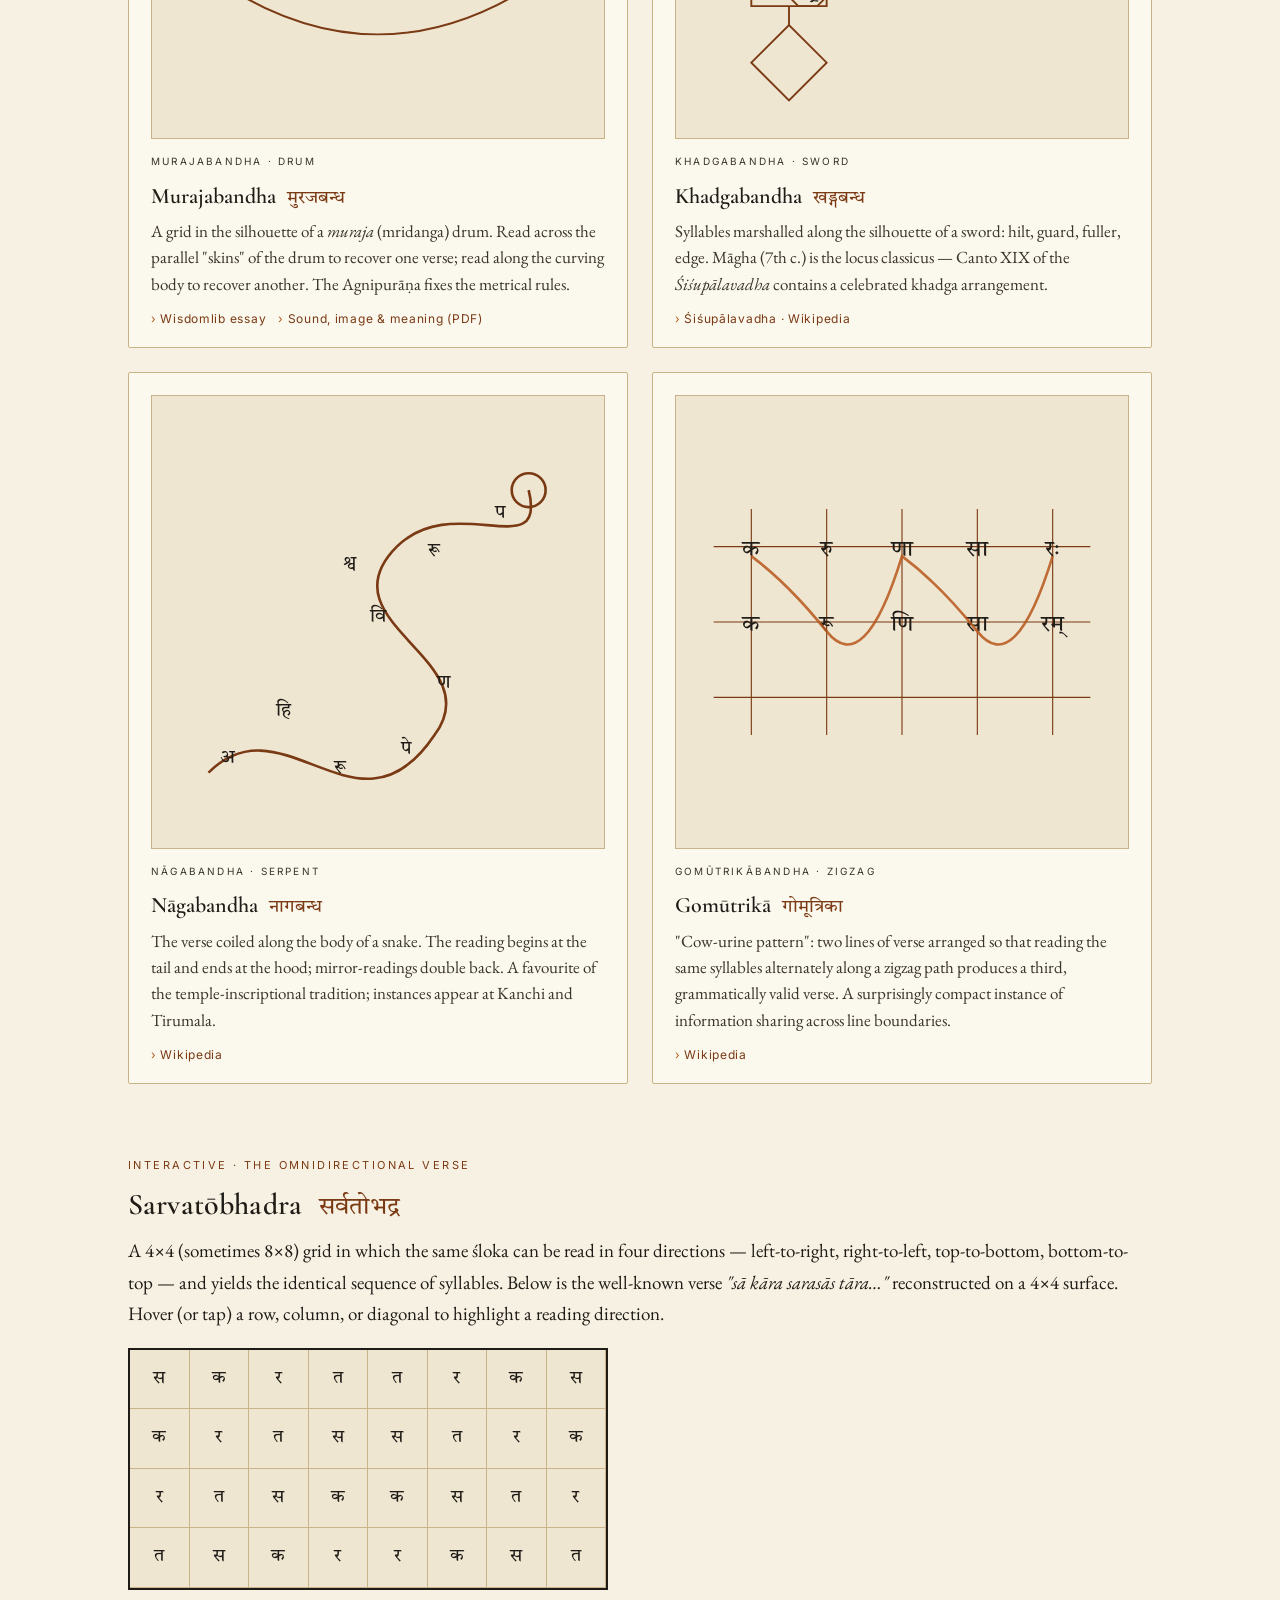
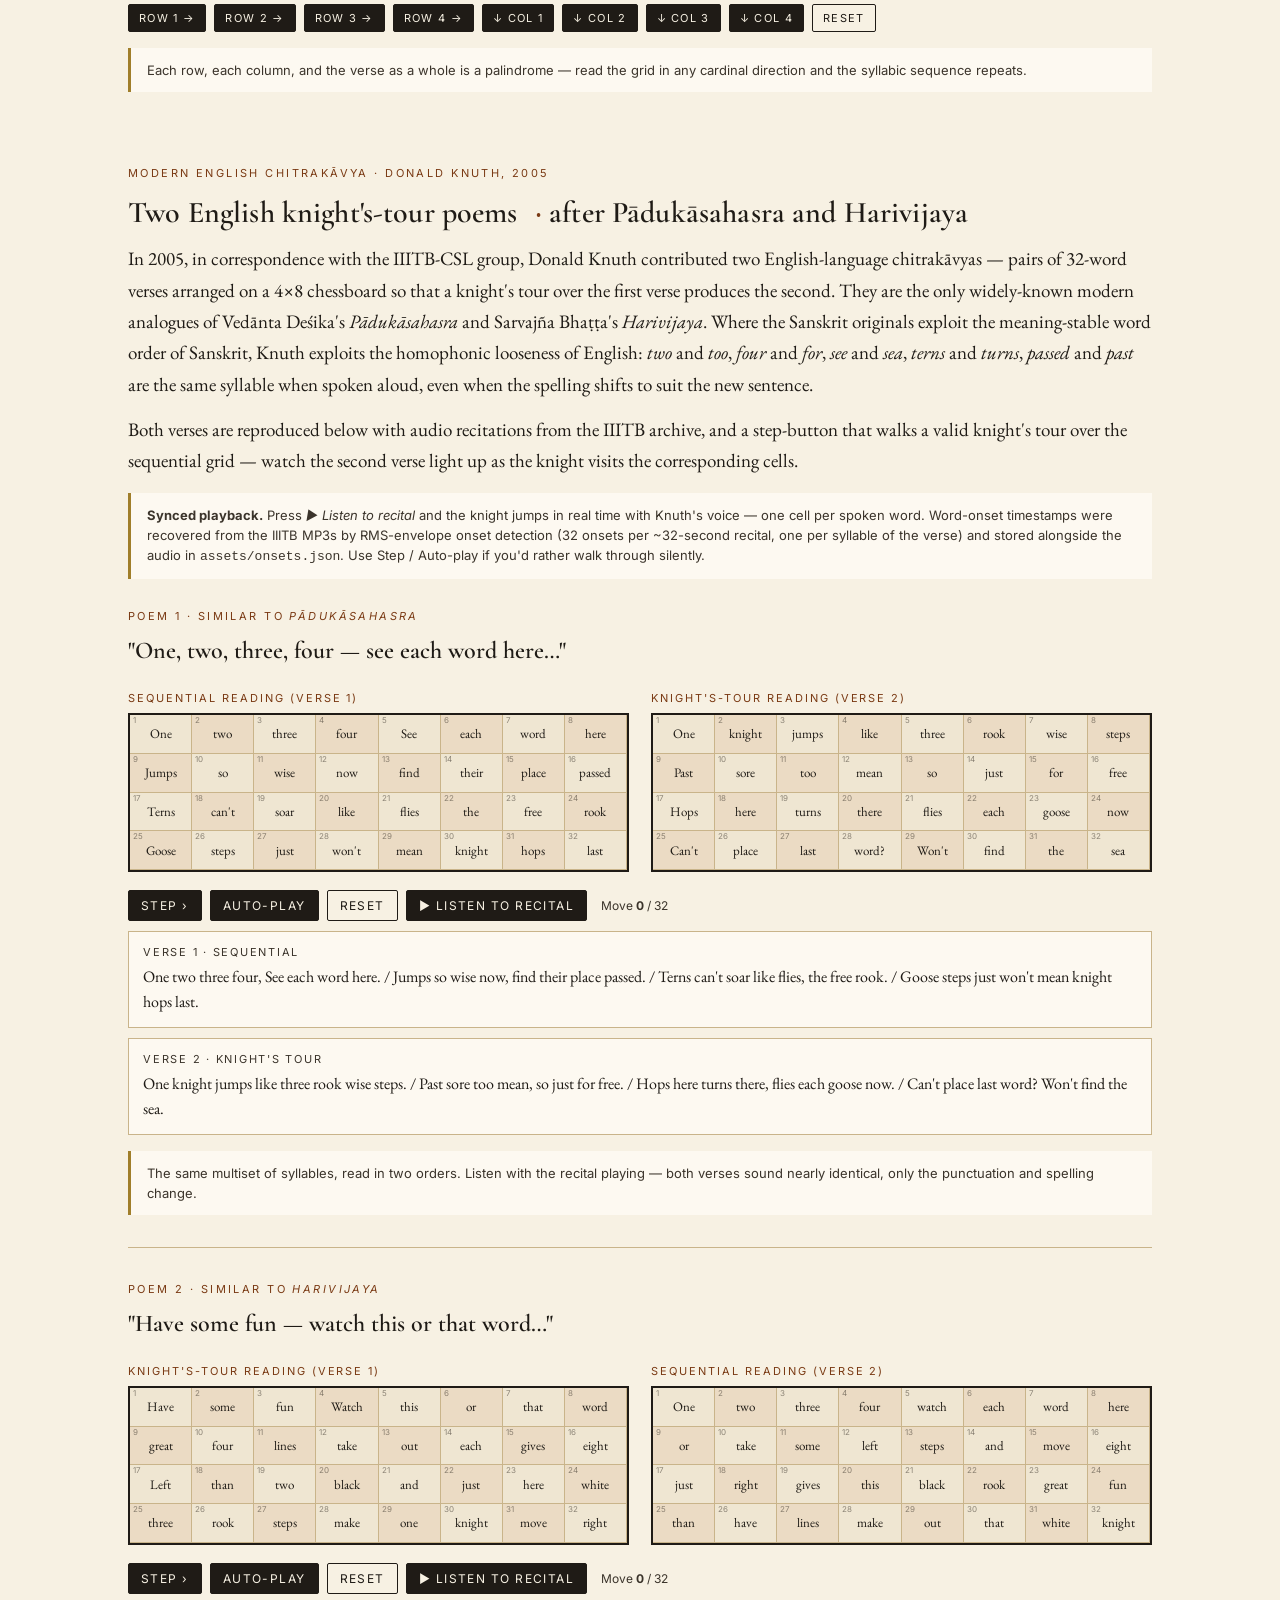
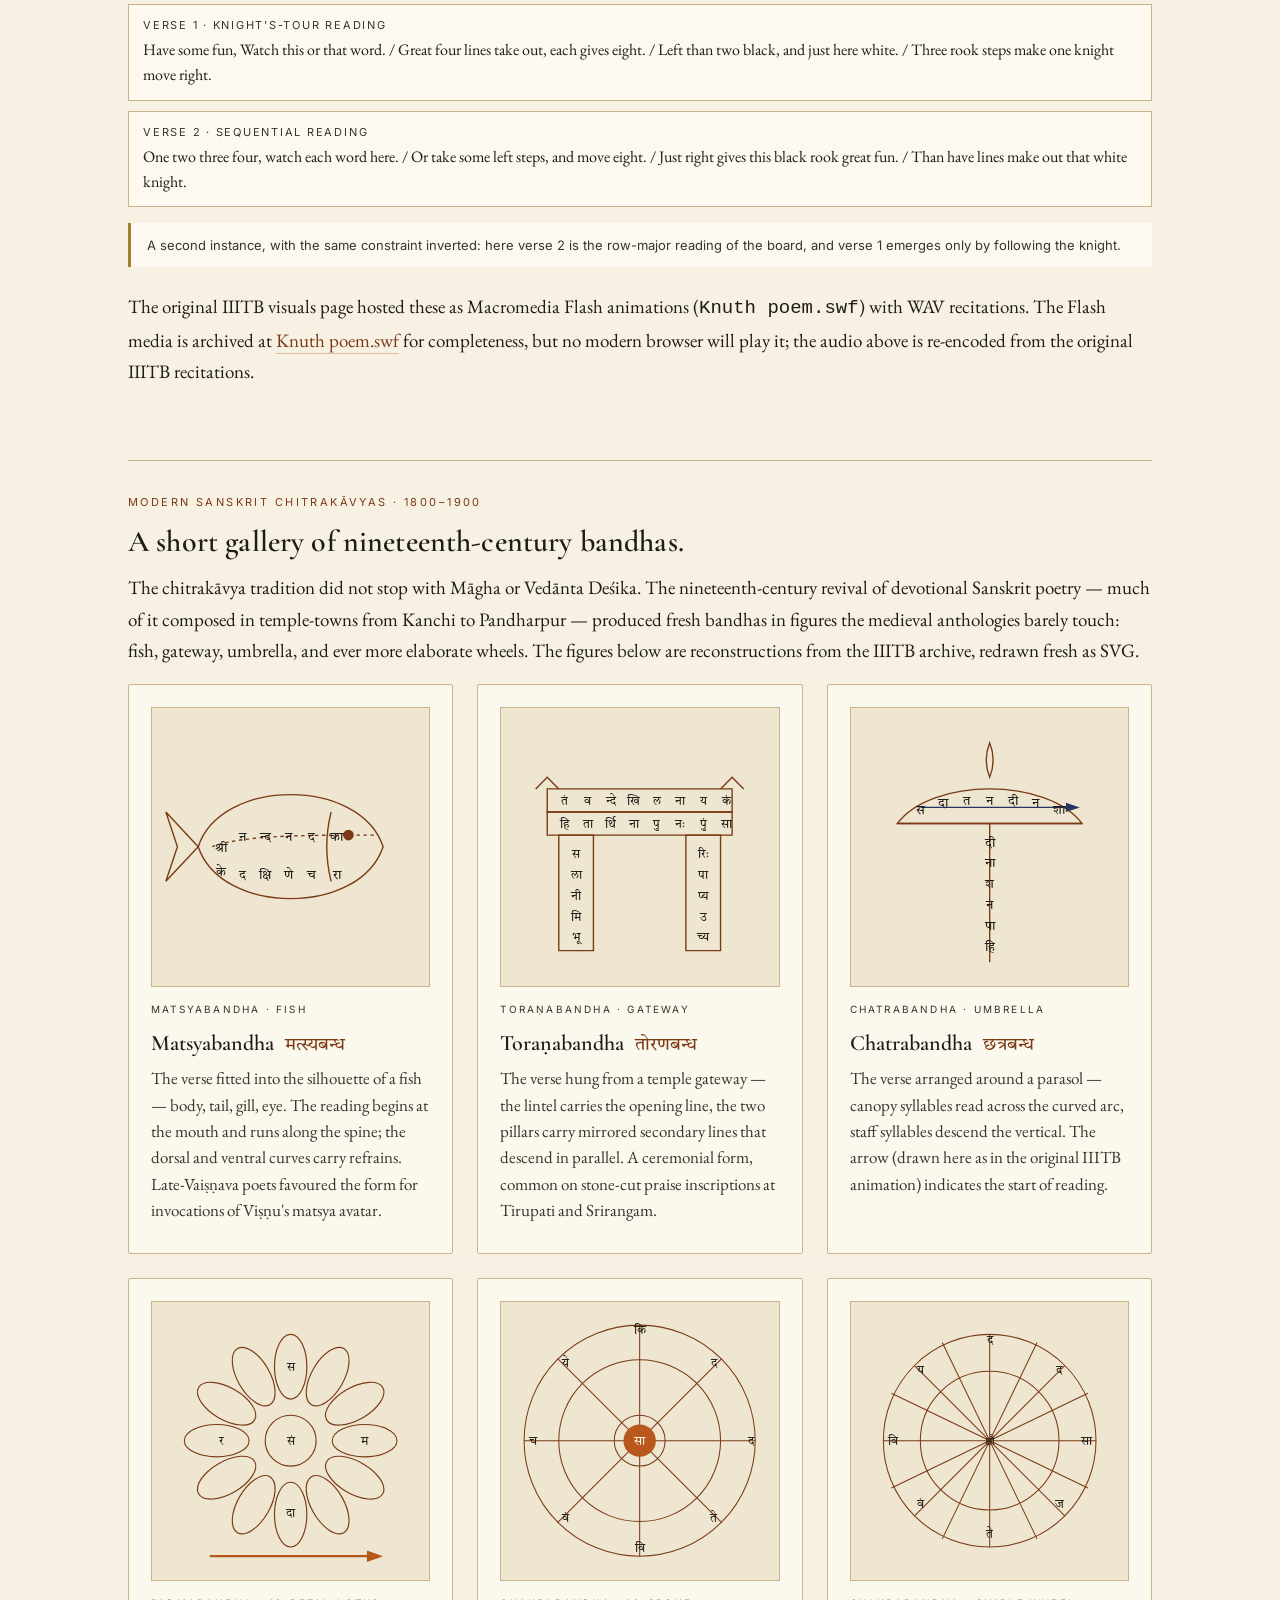
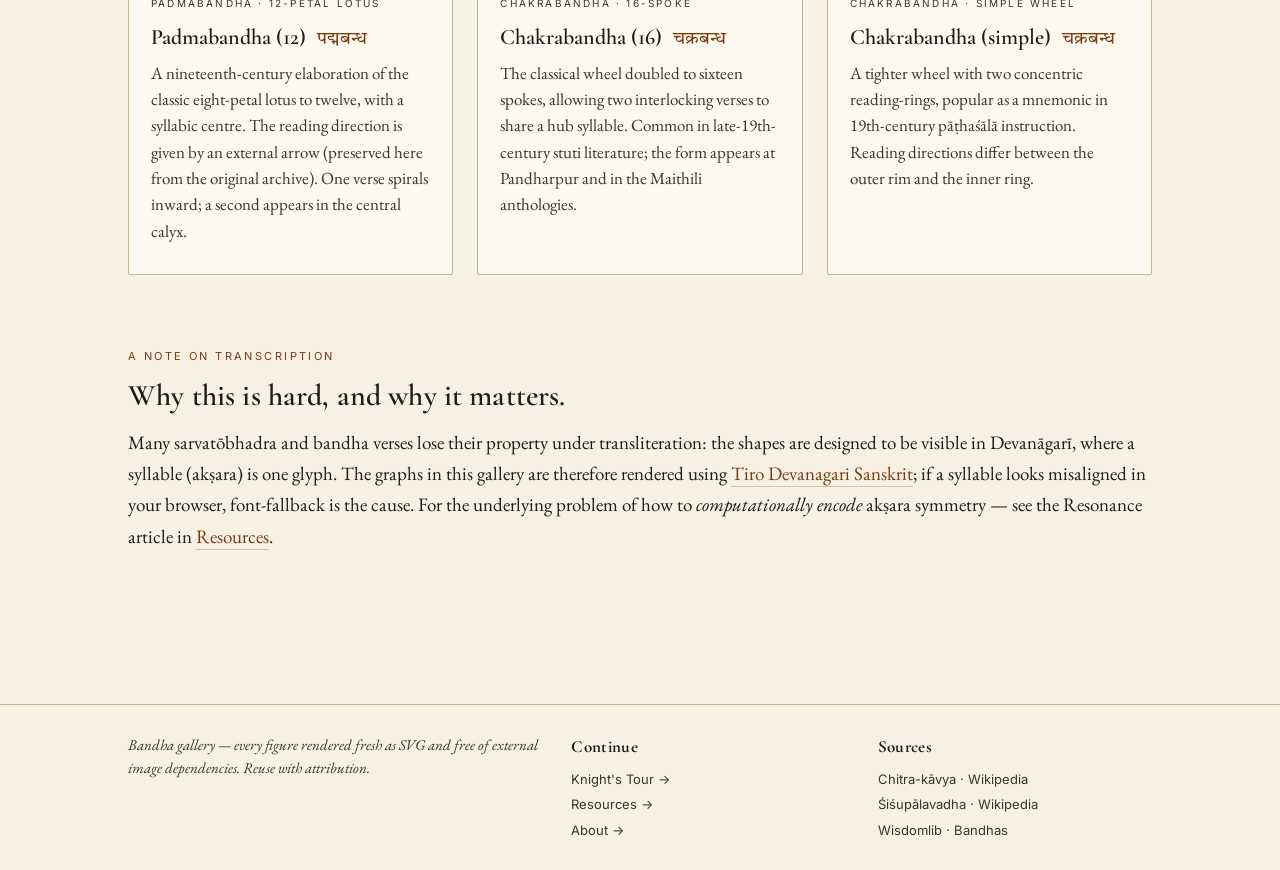
<file: visuals.html>
<!DOCTYPE html>
<html lang="en">
<head>
  <meta charset="utf-8" />
  <meta name="viewport" content="width=device-width, initial-scale=1" />
  <title>Visuals · Bandhas — Chitrakāvya</title>
  <meta name="description" content="A reconstructed gallery of bandhas — the visual verse forms of classical Sanskrit poetry: chakra, padma, muraja, khadga, naga, gomutrika, sarvatobhadra." />
  <link rel="stylesheet" href="assets/styles.css" />
  <link rel="icon" href="assets/seal.svg" type="image/svg+xml" />
</head>
<body>
  <header class="site-head">
    <div class="wrap">
      <a class="brand" href="index.html">
        <img class="seal" src="assets/seal.svg" alt="Chitrakāvya seal" />
        <div>
          <h1>Chitrakāvya <span class="skt">चित्रकाव्य</span></h1>
          <small>A research project · A new computing paradigm</small>
        </div>
      </a>
      <nav class="site-nav" aria-label="Primary">
        <a href="index.html">Home</a>
        <a href="visuals.html" class="active">Visuals</a>
        <a href="paduka.html">Pādukā</a>
        <a href="knights-tour.html">Knight's Tour</a>
        <a href="resources.html">Resources</a>
        <a href="about.html">About</a>
      </nav>
    </div>
  </header>

  <main class="wrap">

    <section>
      <p class="kicker">Section I · Visuals</p>
      <h3>The bandhas <span class="skt">बन्ध — to bind a verse to a figure</span></h3>
      <p class="dropcap">
        A <em>bandha</em> is the binding of a śloka to a shape. The Sanskrit theorists
        — Daṇḍin, Bhāmaha, Rudraṭa, Mammaṭa — classified these objects with the
        precision of a mathematician naming a graph. The reading rule is part of the
        artefact: travel the spokes of a wheel; trace the petals of a lotus; walk
        the parallel rails of a drum. Below is a reconstructed gallery, with each
        figure rendered fresh as an SVG. The exemplar verses are sketched; for the
        canonical sources, see <a href="resources.html">Resources</a>.
      </p>
      <div class="row" style="margin-top:6px">
        <span class="pill">7 bandhas</span>
        <span class="pill saff">2 interactive</span>
        <span class="pill moss">All SVG · scalable</span>
      </div>
    </section>

    <section>
      <div class="grid two">

        <article class="card" id="chakra">
          <div class="art">
            <svg viewBox="0 0 240 240">
              <defs>
                <radialGradient id="cg" cx="50%" cy="50%" r="50%">
                  <stop offset="0%" stop-color="#f6e1bf"/><stop offset="100%" stop-color="#efe6d2"/>
                </radialGradient>
              </defs>
              <rect width="240" height="240" fill="url(#cg)"/>
              <g stroke="#7a3a14" stroke-width="0.8" fill="none">
                <circle cx="120" cy="120" r="105"/>
                <circle cx="120" cy="120" r="78"/>
                <circle cx="120" cy="120" r="48"/>
                <circle cx="120" cy="120" r="18"/>
              </g>
              <g stroke="#7a3a14" stroke-width="0.8">
                <line x1="120" y1="15" x2="120" y2="225"/>
                <line x1="15" y1="120" x2="225" y2="120"/>
                <line x1="46" y1="46" x2="194" y2="194"/>
                <line x1="194" y1="46" x2="46" y2="194"/>
              </g>
              <g font-family="Tiro Devanagari Sanskrit, serif" font-size="14" fill="#1f1b16" text-anchor="middle">
                <text x="120" y="22">रा</text>
                <text x="120" y="232">मा</text>
                <text x="14" y="124">सः</text>
                <text x="226" y="124">रा</text>
                <text x="50" y="50">क</text>
                <text x="190" y="50">वि</text>
                <text x="50" y="194">च</text>
                <text x="190" y="194">र</text>
                <text x="120" y="79">पु</text>
                <text x="120" y="166">रः</text>
                <text x="79" y="124">वि</text>
                <text x="161" y="124">द</text>
              </g>
              <circle cx="120" cy="120" r="11" fill="#7a3a14"/>
              <text x="120" y="124" text-anchor="middle" font-family="Tiro Devanagari Sanskrit, serif" fill="#f7f1e3" font-size="10">श्री</text>
            </svg>
          </div>
          <span class="tag">Chakrabandha · wheel</span>
          <h4>Chakrabandha <span class="skt">चक्रबन्ध</span></h4>
          <p>
            Syllables placed at the rim, hub and spokes of an n-spoked wheel.
            Reading anti-clockwise around the rim yields one verse; reading along
            the spokes from rim to hub yields a second. Found from Daṇḍin's
            <em>Kāvyādarśa</em> onward; richly developed in the chakra-bandha verses
            of the Padukasahasra (chapter 30).
          </p>
          <div class="links">
            <a href="https://en.wikipedia.org/wiki/Chitra-kavya">Wikipedia</a>
            <a href="https://sreenivasaraos.com/2012/10/10/chitrakavya-chitrabandha/">Sreenivasarao essay</a>
          </div>
        </article>

        <article class="card" id="padma">
          <div class="art">
            <svg viewBox="0 0 240 240">
              <rect width="240" height="240" fill="#efe6d2"/>
              <g fill="none" stroke="#7a3a14" stroke-width="0.9">
                <g>
                  <path d="M120 30 C 150 70 150 100 120 120 C 90 100 90 70 120 30 Z"/>
                  <path d="M120 210 C 150 170 150 140 120 120 C 90 140 90 170 120 210 Z"/>
                  <path d="M30 120 C 70 90 100 90 120 120 C 100 150 70 150 30 120 Z"/>
                  <path d="M210 120 C 170 90 140 90 120 120 C 140 150 170 150 210 120 Z"/>
                </g>
                <g transform="rotate(45 120 120)">
                  <path d="M120 30 C 150 70 150 100 120 120 C 90 100 90 70 120 30 Z"/>
                  <path d="M120 210 C 150 170 150 140 120 120 C 90 140 90 170 120 210 Z"/>
                  <path d="M30 120 C 70 90 100 90 120 120 C 100 150 70 150 30 120 Z"/>
                  <path d="M210 120 C 170 90 140 90 120 120 C 140 150 170 150 210 120 Z"/>
                </g>
              </g>
              <g font-family="Tiro Devanagari Sanskrit, serif" font-size="11" fill="#1f1b16" text-anchor="middle">
                <text x="120" y="50">सा</text><text x="120" y="195">तः</text>
                <text x="50" y="124">र</text><text x="190" y="124">म</text>
                <text x="65" y="65">क</text><text x="180" y="65">वि</text>
                <text x="65" y="184">सि</text><text x="180" y="184">द्ध</text>
              </g>
              <circle cx="120" cy="120" r="14" fill="#7a3a14"/>
              <text x="120" y="124" text-anchor="middle" font-family="Tiro Devanagari Sanskrit, serif" fill="#f7f1e3" font-size="11">पद्म</text>
            </svg>
          </div>
          <span class="tag">Padmabandha · lotus</span>
          <h4>Padmabandha <span class="skt">पद्मबन्ध</span></h4>
          <p>
            An eight-petalled lotus with a calyx. Each petal carries a unit of the verse;
            shared syllables sit on the petal joins, so a single character does double
            duty in two readings. The constraint forces deep lexical play.
          </p>
          <div class="links">
            <a href="https://www.wisdomlib.org/definition/padmabandha">Wisdomlib · padmabandha</a>
            <a href="https://en.wikipedia.org/wiki/Chitra-kavya">Wikipedia</a>
          </div>
        </article>

        <article class="card" id="muraja">
          <div class="art">
            <svg viewBox="0 0 240 240">
              <rect width="240" height="240" fill="#efe6d2"/>
              <g stroke="#7a3a14" stroke-width="1" fill="none">
                <path d="M40 80 Q 120 30 200 80 L 200 160 Q 120 210 40 160 Z"/>
                <ellipse cx="40" cy="120" rx="14" ry="40"/>
                <ellipse cx="200" cy="120" rx="14" ry="40"/>
                <line x1="54" y1="100" x2="186" y2="100"/>
                <line x1="54" y1="120" x2="186" y2="120"/>
                <line x1="54" y1="140" x2="186" y2="140"/>
              </g>
              <g font-family="Tiro Devanagari Sanskrit, serif" font-size="9" fill="#1f1b16" text-anchor="middle">
                <text x="76" y="103">र</text><text x="100" y="103">घु</text><text x="124" y="103">वी</text><text x="148" y="103">र</text><text x="172" y="103">शी</text>
                <text x="76" y="123">रा</text><text x="100" y="123">म</text><text x="124" y="123">च</text><text x="148" y="123">न्द्र</text><text x="172" y="123">शी</text>
                <text x="76" y="143">शा</text><text x="100" y="143">र</text><text x="124" y="143">द</text><text x="148" y="143">पू</text><text x="172" y="143">र्ण</text>
              </g>
              <g stroke="#b8581c" stroke-width="0.8" fill="none" opacity="0.7">
                <path d="M64 100 Q 120 90 184 100"/>
                <path d="M64 140 Q 120 150 184 140"/>
              </g>
            </svg>
          </div>
          <span class="tag">Murajabandha · drum</span>
          <h4>Murajabandha <span class="skt">मुरजबन्ध</span></h4>
          <p>
            A grid in the silhouette of a <em>muraja</em> (mridanga) drum. Read across
            the parallel "skins" of the drum to recover one verse; read along the
            curving body to recover another. The Agnipurāṇa fixes the metrical rules.
          </p>
          <div class="links">
            <a href="https://www.wisdomlib.org/hinduism/book/jarasandhavadha-mahakavyam/d/doc419451.html">Wisdomlib essay</a>
            <a href="https://www.academia.edu/8786970/Sound_image_and_meaning_Many_aspects_of_Sanskrit_figurative_poetry">Sound, image &amp; meaning (PDF)</a>
          </div>
        </article>

        <article class="card" id="khadga">
          <div class="art">
            <svg viewBox="0 0 240 240">
              <rect width="240" height="240" fill="#efe6d2"/>
              <g stroke="#7a3a14" stroke-width="1" fill="none">
                <path d="M40 200 L 60 180 L 80 200 L 60 220 Z"/>
                <line x1="60" y1="180" x2="60" y2="170"/>
                <path d="M40 170 L 80 170 L 80 160 L 40 160 Z"/>
                <path d="M55 160 L 65 160 L 195 30 L 205 40 L 75 170 L 65 170 Z"/>
                <line x1="58" y1="155" x2="200" y2="35" stroke-dasharray="3 3"/>
              </g>
              <g font-family="Tiro Devanagari Sanskrit, serif" font-size="10" fill="#1f1b16" text-anchor="middle" transform="rotate(-44 120 120)">
                <text x="55" y="123">श</text><text x="75" y="123">स्त्र</text><text x="95" y="123">मे</text>
                <text x="115" y="123">वा</text><text x="135" y="123">शु</text><text x="155" y="123">सा</text>
                <text x="175" y="123">र</text>
              </g>
            </svg>
          </div>
          <span class="tag">Khadgabandha · sword</span>
          <h4>Khadgabandha <span class="skt">खड्गबन्ध</span></h4>
          <p>
            Syllables marshalled along the silhouette of a sword: hilt, guard,
            fuller, edge. Māgha (7th c.) is the locus classicus — Canto XIX of the
            <em>Śiśupālavadha</em> contains a celebrated khadga arrangement.
          </p>
          <div class="links">
            <a href="https://en.wikipedia.org/wiki/Shishupala_Vadha">Śiśupālavadha · Wikipedia</a>
          </div>
        </article>

        <article class="card" id="naga">
          <div class="art">
            <svg viewBox="0 0 240 240">
              <rect width="240" height="240" fill="#efe6d2"/>
              <g stroke="#7a3a14" stroke-width="1.4" fill="none">
                <path d="M30 200 C 70 160 110 240 150 180 C 180 140 90 120 130 80 C 160 50 210 90 200 50"/>
                <circle cx="200" cy="50" r="9"/>
              </g>
              <g font-family="Tiro Devanagari Sanskrit, serif" font-size="10" fill="#1f1b16" text-anchor="middle">
                <text x="40" y="195">अ</text><text x="70" y="170">हि</text><text x="100" y="200">रू</text><text x="135" y="190">पे</text>
                <text x="155" y="155">ण</text><text x="120" y="120">वि</text><text x="105" y="92">श्व</text><text x="150" y="85">रू</text><text x="185" y="65">प</text>
              </g>
            </svg>
          </div>
          <span class="tag">Nāgabandha · serpent</span>
          <h4>Nāgabandha <span class="skt">नागबन्ध</span></h4>
          <p>
            The verse coiled along the body of a snake. The reading begins at the
            tail and ends at the hood; mirror-readings double back. A favourite of
            the temple-inscriptional tradition; instances appear at Kanchi and
            Tirumala.
          </p>
          <div class="links">
            <a href="https://en.wikipedia.org/wiki/Chitra-kavya">Wikipedia</a>
          </div>
        </article>

        <article class="card" id="gomutrika">
          <div class="art">
            <svg viewBox="0 0 240 240">
              <rect width="240" height="240" fill="#efe6d2"/>
              <g stroke="#7a3a14" stroke-width="0.6" fill="none">
                <line x1="20" y1="80" x2="220" y2="80"/>
                <line x1="20" y1="120" x2="220" y2="120"/>
                <line x1="20" y1="160" x2="220" y2="160"/>
                <g stroke-dasharray="0">
                  <line x1="40" y1="60" x2="40" y2="180"/><line x1="80" y1="60" x2="80" y2="180"/>
                  <line x1="120" y1="60" x2="120" y2="180"/><line x1="160" y1="60" x2="160" y2="180"/>
                  <line x1="200" y1="60" x2="200" y2="180"/>
                </g>
              </g>
              <g font-family="Tiro Devanagari Sanskrit, serif" font-size="12" fill="#1f1b16" text-anchor="middle">
                <text x="40" y="85">क</text><text x="80" y="85">रु</text><text x="120" y="85">णा</text><text x="160" y="85">सा</text><text x="200" y="85">रः</text>
                <text x="40" y="125">क</text><text x="80" y="125">रू</text><text x="120" y="125">णि</text><text x="160" y="125">सा</text><text x="200" y="125">रम्</text>
              </g>
              <g stroke="#b8581c" stroke-width="1.4" fill="none" opacity="0.85">
                <path d="M40 85 Q 60 100 80 125 Q 100 150 120 85 Q 140 100 160 125 Q 180 150 200 85"/>
              </g>
            </svg>
          </div>
          <span class="tag">Gomūtrikābandha · zigzag</span>
          <h4>Gomūtrikā <span class="skt">गोमूत्रिका</span></h4>
          <p>
            "Cow-urine pattern": two lines of verse arranged so that reading the
            same syllables alternately along a zigzag path produces a third,
            grammatically valid verse. A surprisingly compact instance of
            information sharing across line boundaries.
          </p>
          <div class="links">
            <a href="https://en.wikipedia.org/wiki/Chitra-kavya">Wikipedia</a>
          </div>
        </article>

      </div>
    </section>

    <section id="sarvatobhadra">
      <p class="kicker">Interactive · the omnidirectional verse</p>
      <h3>Sarvatōbhadra <span class="skt">सर्वतोभद्र</span></h3>
      <p>
        A 4×4 (sometimes 8×8) grid in which the same śloka can be read in four
        directions — left-to-right, right-to-left, top-to-bottom, bottom-to-top —
        and yields the identical sequence of syllables. Below is the well-known
        verse <em>"sā kāra sarasās tāra…"</em> reconstructed on a 4×4 surface.
        Hover (or tap) a row, column, or diagonal to highlight a reading direction.
      </p>

      <div id="stb-area" style="margin-top:18px">
        <div class="stb-grid" id="stbGrid" aria-label="Sarvatobhadra 4x4 grid"></div>
        <div class="row" style="margin-top:10px; gap:8px">
          <button class="kt-btn" data-dir="row0">Row 1 →</button>
          <button class="kt-btn" data-dir="row1">Row 2 →</button>
          <button class="kt-btn" data-dir="row2">Row 3 →</button>
          <button class="kt-btn" data-dir="row3">Row 4 →</button>
          <button class="kt-btn" data-dir="col0">↓ Col 1</button>
          <button class="kt-btn" data-dir="col1">↓ Col 2</button>
          <button class="kt-btn" data-dir="col2">↓ Col 3</button>
          <button class="kt-btn" data-dir="col3">↓ Col 4</button>
          <button class="kt-btn alt" data-dir="reset">Reset</button>
        </div>
        <div class="note" id="stbNote">Each row, each column, and the verse as a whole is a palindrome — read the grid in any cardinal direction and the syllabic sequence repeats.</div>
      </div>
    </section>

    <section id="knuth">
      <p class="kicker">Modern English Chitrakāvya · Donald Knuth, 2005</p>
      <h3>Two English knight's-tour poems <span class="skt">·</span> after Pādukāsahasra and Harivijaya</h3>
      <p>
        In 2005, in correspondence with the IIITB-CSL group, Donald Knuth contributed
        two English-language chitrakāvyas — pairs of 32-word verses arranged on a 4×8
        chessboard so that a knight's tour over the first verse produces the second.
        They are the only widely-known modern analogues of Vedānta Deśika's
        <em>Pādukāsahasra</em> and Sarvajña Bhaṭṭa's <em>Harivijaya</em>.
        Where the Sanskrit originals exploit the meaning-stable word order of
        Sanskrit, Knuth exploits the homophonic looseness of English: <em>two</em>
        and <em>too</em>, <em>four</em> and <em>for</em>, <em>see</em> and <em>sea</em>,
        <em>terns</em> and <em>turns</em>, <em>passed</em> and <em>past</em> are
        the same syllable when spoken aloud, even when the spelling shifts to suit
        the new sentence.
      </p>
      <p>
        Both verses are reproduced below with audio recitations from the IIITB
        archive, and a step-button that walks a valid knight's tour over the
        sequential grid — watch the second verse light up as the knight visits
        the corresponding cells.
      </p>
      <div class="note">
        <strong>Synced playback.</strong> Press <em>▶ Listen to recital</em>
        and the knight jumps in real time with Knuth's voice — one cell per
        spoken word. Word-onset timestamps were recovered from the IIITB MP3s
        by RMS-envelope onset detection (32 onsets per ~32-second recital,
        one per syllable of the verse) and stored alongside the audio in
        <code>assets/onsets.json</code>. Use Step / Auto-play if you'd rather
        walk through silently.
      </div>

      <article style="margin-top:28px">
        <p class="kicker">Poem 1 · similar to <em>Pādukāsahasra</em></p>
        <h4 style="font-family:'Cormorant Garamond',serif;font-weight:600;font-size:24px;margin:0 0 6px">
          "One, two, three, four — see each word here…"
        </h4>
        <div class="knuth-pair">
          <div>
            <div class="knuth-label">Sequential reading (verse 1)</div>
            <div class="knuth-grid" id="p1-seq" aria-label="Poem 1 sequential 4x8 grid"></div>
          </div>
          <div>
            <div class="knuth-label">Knight's-tour reading (verse 2)</div>
            <div class="knuth-grid" id="p1-knight" aria-label="Poem 1 knight tour 4x8 grid"></div>
          </div>
        </div>
        <div class="knuth-controls">
          <button id="p1-step">Step ›</button>
          <button id="p1-auto">Auto-play</button>
          <button id="p1-reset" class="alt">Reset</button>
          <button id="p1-listen">▶ Listen to recital</button>
          <audio id="p1-aud" src="assets/poem1.mp3" preload="none"></audio>
          <span class="move">Move <strong id="p1-move">0</strong> / 32</span>
        </div>
        <div class="knuth-verse">
          <small>Verse 1 · sequential</small>
          One two three four, See each word here. /
          Jumps so wise now, find their place passed. /
          Terns can't soar like flies, the free rook. /
          Goose steps just won't mean knight hops last.
        </div>
        <div class="knuth-verse">
          <small>Verse 2 · knight's tour</small>
          One knight jumps like three rook wise steps. /
          Past sore too mean, so just for free. /
          Hops here turns there, flies each goose now. /
          Can't place last word? Won't find the sea.
        </div>
        <div class="note">
          The same multiset of syllables, read in two orders. Listen with the
          recital playing — both verses sound nearly identical, only the
          punctuation and spelling change.
        </div>
      </article>

      <hr class="rule"/>

      <article>
        <p class="kicker">Poem 2 · similar to <em>Harivijaya</em></p>
        <h4 style="font-family:'Cormorant Garamond',serif;font-weight:600;font-size:24px;margin:0 0 6px">
          "Have some fun — watch this or that word…"
        </h4>
        <div class="knuth-pair">
          <div>
            <div class="knuth-label">Knight's-tour reading (verse 1)</div>
            <div class="knuth-grid" id="p2-knight" aria-label="Poem 2 knight tour 4x8 grid"></div>
          </div>
          <div>
            <div class="knuth-label">Sequential reading (verse 2)</div>
            <div class="knuth-grid" id="p2-seq" aria-label="Poem 2 sequential 4x8 grid"></div>
          </div>
        </div>
        <div class="knuth-controls">
          <button id="p2-step">Step ›</button>
          <button id="p2-auto">Auto-play</button>
          <button id="p2-reset" class="alt">Reset</button>
          <button id="p2-listen">▶ Listen to recital</button>
          <audio id="p2-aud" src="assets/poem2.mp3" preload="none"></audio>
          <span class="move">Move <strong id="p2-move">0</strong> / 32</span>
        </div>
        <div class="knuth-verse">
          <small>Verse 1 · knight's-tour reading</small>
          Have some fun, Watch this or that word. /
          Great four lines take out, each gives eight. /
          Left than two black, and just here white. /
          Three rook steps make one knight move right.
        </div>
        <div class="knuth-verse">
          <small>Verse 2 · sequential reading</small>
          One two three four, watch each word here. /
          Or take some left steps, and move eight. /
          Just right gives this black rook great fun. /
          Than have lines make out that white knight.
        </div>
        <div class="note">
          A second instance, with the same constraint inverted: here verse 2 is
          the row-major reading of the board, and verse 1 emerges only by
          following the knight.
        </div>
      </article>

      <p style="margin-top:24px">
        The original IIITB visuals page hosted these as Macromedia Flash animations
        (<code>Knuth poem.swf</code>) with WAV recitations. The Flash media is
        archived at <a href="assets/Knuth%20poem.swf" download>Knuth&nbsp;poem.swf</a> for
        completeness, but no modern browser will play it; the audio above is
        re-encoded from the original IIITB recitations.
      </p>
    </section>

    <hr class="rule"/>

    <section id="modern-sanskrit">
      <p class="kicker">Modern Sanskrit Chitrakāvyas · 1800–1900</p>
      <h3>A short gallery of nineteenth-century bandhas.</h3>
      <p>
        The chitrakāvya tradition did not stop with Māgha or Vedānta Deśika. The
        nineteenth-century revival of devotional Sanskrit poetry — much of it
        composed in temple-towns from Kanchi to Pandharpur — produced fresh
        bandhas in figures the medieval anthologies barely touch: fish, gateway,
        umbrella, and ever more elaborate wheels. The figures below are
        reconstructions from the IIITB archive, redrawn fresh as SVG.
      </p>

      <div class="grid three" style="margin-top:18px">

        <article class="card" id="matsya">
          <div class="art">
            <svg viewBox="0 0 240 240">
              <rect width="240" height="240" fill="#efe6d2"/>
              <g stroke="#7a3a14" stroke-width="1.2" fill="none">
                <!-- fish body -->
                <path d="M40 120 C 60 60 180 60 200 120 C 180 180 60 180 40 120 Z"/>
                <!-- tail -->
                <path d="M40 120 L 12 90 L 22 120 L 12 150 Z"/>
                <!-- eye -->
                <circle cx="170" cy="110" r="4" fill="#7a3a14"/>
                <!-- gill -->
                <path d="M155 90 C 150 110 150 130 155 150"/>
                <!-- inner spine of syllables -->
                <path d="M52 120 C 80 110 130 110 195 110" stroke-dasharray="3 3"/>
              </g>
              <g font-family="Tiro Devanagari Sanskrit, serif" font-size="11" fill="#1f1b16" text-anchor="middle">
                <text x="60" y="125">श्री</text><text x="78" y="115">न</text><text x="98" y="115">न्द</text>
                <text x="118" y="115">न</text><text x="138" y="115">द</text><text x="160" y="115">का</text>
                <text x="60" y="145">के</text><text x="78" y="148">द</text><text x="98" y="148">क्षि</text>
                <text x="118" y="148">णे</text><text x="138" y="148">च</text><text x="160" y="148">रा</text>
              </g>
            </svg>
          </div>
          <span class="tag">Matsyabandha · fish</span>
          <h4>Matsyabandha <span class="skt">मत्स्यबन्ध</span></h4>
          <p>
            The verse fitted into the silhouette of a fish — body, tail, gill, eye.
            The reading begins at the mouth and runs along the spine; the dorsal and
            ventral curves carry refrains. Late-Vaiṣṇava poets favoured the form
            for invocations of Viṣṇu's matsya avatar.
          </p>
        </article>

        <article class="card" id="torana">
          <div class="art">
            <svg viewBox="0 0 240 240">
              <rect width="240" height="240" fill="#efe6d2"/>
              <g stroke="#7a3a14" stroke-width="1.2" fill="none">
                <!-- arch beams -->
                <path d="M40 70 H 200 V 90 H 40 Z"/>
                <path d="M40 90 H 200 V 110 H 40 Z"/>
                <!-- left pillar -->
                <path d="M50 110 H 80 V 210 H 50 Z"/>
                <!-- right pillar -->
                <path d="M160 110 H 190 V 210 H 160 Z"/>
                <!-- finials -->
                <path d="M30 70 L 40 60 L 50 70" /><path d="M190 70 L 200 60 L 210 70"/>
              </g>
              <g font-family="Tiro Devanagari Sanskrit, serif" font-size="10" fill="#1f1b16" text-anchor="middle">
                <text x="55" y="84">तं</text><text x="75" y="84">व</text><text x="95" y="84">न्दे</text>
                <text x="115" y="84">खि</text><text x="135" y="84">ल</text><text x="155" y="84">ना</text>
                <text x="175" y="84">य</text><text x="195" y="84">कं</text>
                <text x="55" y="104">हि</text><text x="75" y="104">ता</text><text x="95" y="104">र्थि</text>
                <text x="115" y="104">ना</text><text x="135" y="104">पु</text><text x="155" y="104">नः</text>
                <text x="175" y="104">पुं</text><text x="195" y="104">सा</text>
                <text x="65" y="130">स</text><text x="65" y="148">ला</text><text x="65" y="166">नी</text>
                <text x="65" y="184">मि</text><text x="65" y="202">भू</text>
                <text x="175" y="130">रिः</text><text x="175" y="148">पा</text><text x="175" y="166">प्य</text>
                <text x="175" y="184">उ</text><text x="175" y="202">च्य</text>
              </g>
            </svg>
          </div>
          <span class="tag">Toraṇabandha · gateway</span>
          <h4>Toraṇabandha <span class="skt">तोरणबन्ध</span></h4>
          <p>
            The verse hung from a temple gateway — the lintel carries the opening
            line, the two pillars carry mirrored secondary lines that descend in
            parallel. A ceremonial form, common on stone-cut praise inscriptions
            at Tirupati and Srirangam.
          </p>
        </article>

        <article class="card" id="chatra">
          <div class="art">
            <svg viewBox="0 0 240 240">
              <rect width="240" height="240" fill="#efe6d2"/>
              <g stroke="#7a3a14" stroke-width="1.2" fill="none">
                <!-- finial drop -->
                <path d="M120 30 C 124 40 124 50 120 60 C 116 50 116 40 120 30 Z"/>
                <!-- canopy -->
                <path d="M40 100 C 70 60 170 60 200 100 Z"/>
                <line x1="40" y1="100" x2="200" y2="100"/>
                <!-- staff -->
                <line x1="120" y1="100" x2="120" y2="220"/>
                <!-- arrow direction -->
                <line x1="60" y1="86" x2="190" y2="86" stroke="#283561" />
                <polygon points="186,82 198,86 186,90" fill="#283561" stroke="none"/>
              </g>
              <g font-family="Tiro Devanagari Sanskrit, serif" font-size="11" fill="#1f1b16" text-anchor="middle">
                <text x="60" y="92">स</text><text x="80" y="86">दा</text><text x="100" y="84">त</text>
                <text x="120" y="84">न</text><text x="140" y="84">दी</text><text x="160" y="86">न</text>
                <text x="180" y="92">शा</text>
                <text x="120" y="120">दी</text><text x="120" y="138">ना</text><text x="120" y="156">श</text>
                <text x="120" y="174">न</text><text x="120" y="192">पा</text><text x="120" y="210">हि</text>
              </g>
            </svg>
          </div>
          <span class="tag">Chatrabandha · umbrella</span>
          <h4>Chatrabandha <span class="skt">छत्रबन्ध</span></h4>
          <p>
            The verse arranged around a parasol — canopy syllables read across the
            curved arc, staff syllables descend the vertical. The arrow (drawn here
            as in the original IIITB animation) indicates the start of reading.
          </p>
        </article>

        <article class="card" id="modpadma">
          <div class="art">
            <svg viewBox="0 0 240 240">
              <rect width="240" height="240" fill="#efe6d2"/>
              <g stroke="#7a3a14" stroke-width="1" fill="none">
                <!-- 12 petals -->
                <g>
                  <ellipse cx="120" cy="56" rx="14" ry="28"/>
                  <ellipse cx="120" cy="184" rx="14" ry="28"/>
                  <ellipse cx="56" cy="120" rx="28" ry="14"/>
                  <ellipse cx="184" cy="120" rx="28" ry="14"/>
                </g>
                <g transform="rotate(30 120 120)">
                  <ellipse cx="120" cy="56" rx="14" ry="28"/>
                  <ellipse cx="120" cy="184" rx="14" ry="28"/>
                  <ellipse cx="56" cy="120" rx="28" ry="14"/>
                  <ellipse cx="184" cy="120" rx="28" ry="14"/>
                </g>
                <g transform="rotate(60 120 120)">
                  <ellipse cx="120" cy="56" rx="14" ry="28"/>
                  <ellipse cx="120" cy="184" rx="14" ry="28"/>
                  <ellipse cx="56" cy="120" rx="28" ry="14"/>
                  <ellipse cx="184" cy="120" rx="28" ry="14"/>
                </g>
                <circle cx="120" cy="120" r="22"/>
              </g>
              <line x1="50" y1="220" x2="190" y2="220" stroke="#b8581c" stroke-width="2"/>
              <polygon points="186,215 200,220 186,225" fill="#b8581c"/>
              <g font-family="Tiro Devanagari Sanskrit, serif" font-size="10" fill="#1f1b16" text-anchor="middle">
                <text x="120" y="60">स</text>
                <text x="120" y="186">दा</text>
                <text x="60" y="124">र</text>
                <text x="184" y="124">म</text>
                <text x="120" y="124">सं</text>
              </g>
            </svg>
          </div>
          <span class="tag">Padmabandha · 12-petal lotus</span>
          <h4>Padmabandha (12) <span class="skt">पद्मबन्ध</span></h4>
          <p>
            A nineteenth-century elaboration of the classic eight-petal lotus to
            twelve, with a syllabic centre. The reading direction is given by an
            external arrow (preserved here from the original archive). One verse
            spirals inward; a second appears in the central calyx.
          </p>
        </article>

        <article class="card" id="modchakra">
          <div class="art">
            <svg viewBox="0 0 240 240">
              <rect width="240" height="240" fill="#efe6d2"/>
              <g stroke="#7a3a14" stroke-width="0.9" fill="none">
                <circle cx="120" cy="120" r="100"/>
                <circle cx="120" cy="120" r="70"/>
                <circle cx="120" cy="120" r="22"/>
              </g>
              <g stroke="#7a3a14" stroke-width="0.9">
                <line x1="120" y1="20" x2="120" y2="220"/>
                <line x1="20" y1="120" x2="220" y2="120"/>
                <line x1="49" y1="49" x2="191" y2="191"/>
                <line x1="191" y1="49" x2="49" y2="191"/>
              </g>
              <g font-family="Tiro Devanagari Sanskrit, serif" font-size="10" fill="#1f1b16" text-anchor="middle">
                <text x="120" y="28">कि</text><text x="120" y="216">वि</text>
                <text x="28" y="124">च</text><text x="216" y="124">द</text>
                <text x="56" y="56">ये</text><text x="184" y="56">द</text>
                <text x="56" y="190">वं</text><text x="184" y="190">ते</text>
              </g>
              <circle cx="120" cy="120" r="14" fill="#b8581c"/>
              <text x="120" y="124" text-anchor="middle" font-family="Tiro Devanagari Sanskrit, serif" fill="#fff8ec" font-size="10">सा</text>
            </svg>
          </div>
          <span class="tag">Chakrabandha · 16-spoke</span>
          <h4>Chakrabandha (16) <span class="skt">चक्रबन्ध</span></h4>
          <p>
            The classical wheel doubled to sixteen spokes, allowing two interlocking
            verses to share a hub syllable. Common in late-19th-century stuti
            literature; the form appears at Pandharpur and in the Maithili
            anthologies.
          </p>
        </article>

        <article class="card" id="modchakra2">
          <div class="art">
            <svg viewBox="0 0 240 240">
              <rect width="240" height="240" fill="#efe6d2"/>
              <g stroke="#7a3a14" stroke-width="0.9" fill="none">
                <circle cx="120" cy="120" r="92"/>
                <circle cx="120" cy="120" r="60"/>
              </g>
              <g stroke="#7a3a14" stroke-width="0.9">
                <line x1="120" y1="28" x2="120" y2="212"/>
                <line x1="28" y1="120" x2="212" y2="120"/>
                <line x1="55" y1="55" x2="185" y2="185"/>
                <line x1="185" y1="55" x2="55" y2="185"/>
                <line x1="79" y1="35" x2="161" y2="205"/>
                <line x1="161" y1="35" x2="79" y2="205"/>
                <line x1="35" y1="79" x2="205" y2="161"/>
                <line x1="35" y1="161" x2="205" y2="79"/>
              </g>
              <g font-family="Tiro Devanagari Sanskrit, serif" font-size="10" fill="#1f1b16" text-anchor="middle">
                <text x="120" y="36">द</text><text x="120" y="204">ते</text>
                <text x="36" y="124">वि</text><text x="204" y="124">सा</text>
                <text x="60" y="62">य</text><text x="180" y="62">द</text>
                <text x="60" y="178">वं</text><text x="180" y="178">ज</text>
                <text x="120" y="124" font-size="9">क्षौ</text>
              </g>
            </svg>
          </div>
          <span class="tag">Chakrabandha · simple wheel</span>
          <h4>Chakrabandha (simple) <span class="skt">चक्रबन्ध</span></h4>
          <p>
            A tighter wheel with two concentric reading-rings, popular as a
            mnemonic in 19th-century pāṭhaśālā instruction. Reading directions
            differ between the outer rim and the inner ring.
          </p>
        </article>

      </div>
    </section>

    <section>
      <p class="kicker">A note on transcription</p>
      <h3>Why this is hard, and why it matters.</h3>
      <p>
        Many sarvatōbhadra and bandha verses lose their property under
        transliteration: the shapes are designed to be visible in Devanāgarī, where
        a syllable (akṣara) is one glyph. The graphs in this gallery are therefore
        rendered using <a href="https://fonts.google.com/specimen/Tiro+Devanagari+Sanskrit">Tiro Devanagari Sanskrit</a>;
        if a syllable looks misaligned in your browser, font-fallback is the cause.
        For the underlying problem of how to <em>computationally encode</em> akṣara
        symmetry — see the Resonance article in <a href="resources.html">Resources</a>.
      </p>
    </section>

  </main>

  <footer class="site-foot">
    <div class="wrap">
      <div class="colophon">
        Bandha gallery — every figure rendered fresh as SVG and free of
        external image dependencies. Reuse with attribution.
      </div>
      <div>
        <h5>Continue</h5>
        <ul>
          <li><a href="knights-tour.html">Knight's Tour →</a></li>
          <li><a href="resources.html">Resources →</a></li>
          <li><a href="about.html">About →</a></li>
        </ul>
      </div>
      <div>
        <h5>Sources</h5>
        <ul>
          <li><a href="https://en.wikipedia.org/wiki/Chitra-kavya">Chitra-kāvya · Wikipedia</a></li>
          <li><a href="https://en.wikipedia.org/wiki/Shishupala_Vadha">Śiśupālavadha · Wikipedia</a></li>
          <li><a href="https://www.wisdomlib.org/hinduism/book/jarasandhavadha-mahakavyam/d/doc419451.html">Wisdomlib · Bandhas</a></li>
        </ul>
      </div>
    </div>
  </footer>

<script>
(function(){
  // Sarvatobhadra 4x4 — using Devanagari syllables for "sā ka ra ta / ta ra ka sā" etc.
  // Each row is a palindrome; the grid is a four-fold palindrome.
  const grid = [
    ['स','क','र','त',  'त','र','क','स'],
    ['क','र','त','स',  'स','त','र','क'],
    ['र','त','स','क',  'क','स','त','र'],
    ['त','स','क','र',  'र','क','स','त']
  ];
  const el = document.getElementById('stbGrid');
  el.style.gridTemplateColumns = 'repeat(8,1fr)';
  for (let r=0; r<4; r++){
    for (let c=0; c<8; c++){
      const d = document.createElement('div');
      d.textContent = grid[r][c];
      d.dataset.r = r; d.dataset.c = c;
      el.appendChild(d);
    }
  }
  const cells = el.querySelectorAll('div');
  function clear(){ cells.forEach(d=>d.classList.remove('hot')); }
  document.querySelectorAll('[data-dir]').forEach(btn=>{
    btn.style.cssText = 'font-family:Inter,sans-serif;font-size:11px;letter-spacing:.12em;text-transform:uppercase;background:#1f1b16;color:#f7f1e3;border:1px solid #1f1b16;padding:6px 10px;cursor:pointer;border-radius:2px;';
    if (btn.classList.contains('alt')) btn.style.cssText += 'background:transparent;color:#1f1b16;';
    btn.addEventListener('click', ()=>{
      clear();
      const k = btn.dataset.dir;
      if (k === 'reset') return;
      if (k.startsWith('row')){
        const r = +k.slice(3);
        cells.forEach(d=>{ if(+d.dataset.r === r) d.classList.add('hot'); });
      }
      if (k.startsWith('col')){
        const c = +k.slice(3);
        cells.forEach(d=>{ if(+d.dataset.c === c || +d.dataset.c === 7 - c) d.classList.add('hot'); });
      }
    });
  });
})();
</script>

<script>
/* ============================================================
   Modern English Chitrakāvya — interactive walk-through.
   Two 4×8 boards per poem (sequential / knight's tour).
   Audio: <audio> tag pointing to assets/poem{1,2}.mp3,
   with TTS fallback via window.speechSynthesis.

   AUDIO-SYNCED MODE: when "Listen to recital" is pressed, the
   knight jumps cell-by-cell in lockstep with each spoken word.
   Onsets were extracted from the recordings via ffmpeg-driven
   RMS-envelope onset detection (32 onsets per ~32s, one per
   syllable) and written to assets/onsets.json.
   ============================================================ */
(function(){
  const ROWS = 4, COLS = 8, N = 32;

  // Verified 4×8 Hamiltonian knight's tour starting at (0,0).
  const TOUR = [
    [0,0],[2,1],[0,2],[1,0],[3,1],[1,2],[3,3],[1,4],
    [0,6],[2,7],[3,5],[1,6],[3,7],[2,5],[0,4],[2,3],
    [1,1],[3,0],[2,2],[0,1],[2,0],[3,2],[1,3],[3,4],
    [2,6],[0,7],[1,5],[0,3],[2,4],[0,5],[1,7],[3,6]
  ];

  // Word-onset timestamps from Knuth's recital, derived from RMS-envelope
  // onset detection on the original IIITB MP3s. 32 onsets per audio file —
  // one per word of the 32-syllable verse.
  const ONSETS = {
    "poem1.mp3": [0.80,1.40,2.28,3.00,3.92,4.84,6.16,7.16,
                  8.96,9.76,10.52,12.40,13.20,13.84,14.60,16.56,
                  17.16,17.76,18.52,19.16,20.44,21.40,22.52,23.24,
                  24.36,25.44,26.72,27.40,29.04,29.96,30.92,31.80],
    "poem2.mp3": [0.60,1.88,2.48,3.80,5.32,6.36,7.76,8.52,
                  9.12,9.80,10.44,11.88,12.40,13.20,13.72,16.40,
                  17.04,17.56,18.08,18.80,19.48,20.84,21.48,22.12,
                  23.08,24.48,25.44,26.00,26.72,28.12,28.64,29.32]
  };

  // POEM 1 — Pādukāsahasra analogue (Knuth 2005, transcribed from IIITB visuals.html)
  const P1_SEQ = [
    "One","two","three","four","See","each","word","here",
    "Jumps","so","wise","now","find","their","place","passed",
    "Terns","can't","soar","like","flies","the","free","rook",
    "Goose","steps","just","won't","mean","knight","hops","last"
  ];
  const P1_KNIGHT = [
    "One","knight","jumps","like","three","rook","wise","steps",
    "Past","sore","too","mean","so","just","for","free",
    "Hops","here","turns","there","flies","each","goose","now",
    "Can't","place","last","word?","Won't","find","the","sea"
  ];

  // POEM 2 — Harivijaya analogue (Knuth 2005)
  const P2_KNIGHT = [
    "Have","some","fun","Watch","this","or","that","word",
    "great","four","lines","take","out","each","gives","eight",
    "Left","than","two","black","and","just","here","white",
    "three","rook","steps","make","one","knight","move","right"
  ];
  const P2_SEQ = [
    "One","two","three","four","watch","each","word","here",
    "or","take","some","left","steps","and","move","eight",
    "just","right","gives","this","black","rook","great","fun",
    "than","have","lines","make","out","that","white","knight"
  ];

  function buildGrid(elId, words){
    const el = document.getElementById(elId);
    if (!el) return [];
    const cells = [];
    for (let r=0; r<ROWS; r++){
      for (let c=0; c<COLS; c++){
        const idx = r*COLS + c;
        const d = document.createElement('div');
        if ((r+c) % 2) d.classList.add('dark');
        const num = document.createElement('span'); num.className='num'; num.textContent = idx+1;
        const txt = document.createElement('span'); txt.textContent = words[idx];
        d.appendChild(num); d.appendChild(txt);
        d.dataset.idx = idx;
        el.appendChild(d);
        cells.push(d);
      }
    }
    return cells;
  }

  /* Wire one poem's controls.
     seqGridId: id of the grid where the knight walks (sequential side).
     mirrorGridId: id of the other grid; the cell at the *visited tour position*
                   in the mirror grid lights up to show "this is the next word".
     audioFile : key into ONSETS — drives audio-synced animation.
  */
  function wirePoem(prefix, seqWords, mirrorWords, seqGridId, mirrorGridId, audioFile){
    const seqCells   = buildGrid(seqGridId,    seqWords);
    const mirrorCells= buildGrid(mirrorGridId, mirrorWords);
    if (!seqCells.length) return;

    const stepBtn   = document.getElementById(prefix+'-step');
    const autoBtn   = document.getElementById(prefix+'-auto');
    const resetBtn  = document.getElementById(prefix+'-reset');
    const listenBtn = document.getElementById(prefix+'-listen');
    const aud       = document.getElementById(prefix+'-aud');
    const moveSpan  = document.getElementById(prefix+'-move');
    const onsets    = ONSETS[audioFile] || [];

    let step = 0, timer = null, raf = 0, audioDriven = false;

    function render(){
      seqCells.forEach(d=>d.classList.remove('current','visited'));
      mirrorCells.forEach(d=>d.classList.remove('current','match'));
      for (let s=0; s<step; s++){
        const [r,c] = TOUR[s];
        const idx = r*COLS + c;
        seqCells[idx].classList.add('visited');
        if (s < step-1) mirrorCells[s].classList.add('match');
      }
      if (step > 0){
        const [r,c] = TOUR[step-1];
        const cell = seqCells[r*COLS + c];
        cell.classList.add('current');
        mirrorCells[step-1].classList.add('current');
        // soft scroll into view if needed (no-op when fully on-screen)
        if (audioDriven) cell.classList.add('jumping');
        setTimeout(()=>cell && cell.classList.remove('jumping'), 220);
      }
      moveSpan.textContent = step;
    }

    function setStep(s){
      s = Math.max(0, Math.min(N, s));
      if (s !== step){ step = s; render(); }
    }

    function doStep(){
      if (step >= N) return;
      setStep(step + 1);
      if (step >= N && timer){ clearInterval(timer); timer=null; autoBtn.textContent='Auto-play'; }
    }
    function reset(){
      if (timer){ clearInterval(timer); timer=null; autoBtn.textContent='Auto-play'; }
      step = 0; render();
    }

    stepBtn.addEventListener('click', ()=>{ audioDriven = false; doStep(); });
    resetBtn.addEventListener('click', ()=>{ audioDriven = false; reset(); });
    autoBtn.addEventListener('click', ()=>{
      audioDriven = false;
      if (timer){ clearInterval(timer); timer=null; autoBtn.textContent='Auto-play'; }
      else { autoBtn.textContent='Pause'; timer = setInterval(doStep, 380); }
    });

    /* ============ AUDIO-SYNCED KNIGHT ============
       Every animation frame while the audio is playing, look at currentTime
       and advance step to the largest k such that onsets[k-1] <= currentTime. */
    function syncLoop(){
      if (!audioDriven) return;
      const t = aud.currentTime;
      let k = 0;
      for (let i = 0; i < onsets.length; i++){
        if (t >= onsets[i] - 0.02) k = i + 1;
        else break;
      }
      if (k !== step) setStep(k);
      raf = requestAnimationFrame(syncLoop);
    }

    /* Audio: try the file first, fall back to TTS if it cannot load. */
    let usingTTS = false;
    aud.addEventListener('error', ()=>{ usingTTS = true; });

    function speakFallback(){
      if (!('speechSynthesis' in window)) return;
      window.speechSynthesis.cancel();
      const text = "Verse one. " + seqWords.join(' ') + ". Verse two. " + mirrorWords.join(' ') + ".";
      const u = new SpeechSynthesisUtterance(text);
      u.rate = 0.95; u.pitch = 1.0;
      // when TTS speaks, run the auto-play so the knight still moves
      window.speechSynthesis.speak(u);
      autoBtn.click();  // start auto-play
    }

    listenBtn.addEventListener('click', ()=>{
      if (usingTTS){ speakFallback(); return; }
      try {
        if (aud.paused){
          // reset & start from frame 0, then engage audio-driven sync
          if (timer){ clearInterval(timer); timer=null; autoBtn.textContent='Auto-play'; }
          step = 0; render();
          aud.currentTime = 0;
          aud.play().then(()=>{
            listenBtn.textContent = '⏸ Pause recital';
            audioDriven = true;
            cancelAnimationFrame(raf);
            raf = requestAnimationFrame(syncLoop);
          }).catch(()=>{ usingTTS = true; speakFallback(); });
        } else {
          aud.pause();
          listenBtn.textContent = '▶ Listen to recital';
        }
      } catch(e) { speakFallback(); }
    });
    aud.addEventListener('pause', ()=>{ audioDriven = false; cancelAnimationFrame(raf); });
    aud.addEventListener('play',  ()=>{ audioDriven = true;  cancelAnimationFrame(raf); raf = requestAnimationFrame(syncLoop); });
    aud.addEventListener('ended', ()=>{ listenBtn.textContent = '▶ Listen to recital'; audioDriven = false; });

    render();
  }

  wirePoem('p1', P1_SEQ, P1_KNIGHT, 'p1-seq',    'p1-knight', 'poem1.mp3');
  // For poem 2 the LEFT/visible-first grid is the *knight-tour reading*, so we
  // walk the knight over the sequential grid (right) and mirror to the knight grid (left).
  wirePoem('p2', P2_SEQ, P2_KNIGHT, 'p2-seq',    'p2-knight', 'poem2.mp3');
})();
</script>
</body>
</html>
</file>
<file: assets/styles.css>
/* =========================================================
   Chitrakāvya — Research Project (rebuilt landing site)
   A new computing paradigm at the seam of Sanskrit poetics
   and combinatorial mathematics.
   Research-paper aesthetic, single shared stylesheet.
   ========================================================= */

@import url('https://fonts.googleapis.com/css2?family=Cormorant+Garamond:ital,wght@0,400;0,500;0,600;0,700;1,400&family=EB+Garamond:ital,wght@0,400;0,500;0,600;1,400&family=Inter:wght@400;500;600&family=Tiro+Devanagari+Sanskrit:ital@0;1&display=swap');

:root {
  --paper:        #f7f1e3;
  --paper-2:      #efe6d2;
  --ink:          #1f1b16;
  --ink-soft:     #3b342b;
  --rule:         #c9b48a;
  --saffron:      #b8581c;
  --saffron-dk:   #7a3a14;
  --indigo:       #283561;
  --moss:         #4f6b3a;
  --gold:         #a07e2a;
  --max:          1080px;
}

* { box-sizing: border-box; }

html, body {
  margin: 0;
  padding: 0;
  background: var(--paper);
  color: var(--ink);
  font-family: 'EB Garamond', 'Cormorant Garamond', Georgia, serif;
  font-size: 19px;
  line-height: 1.65;
  -webkit-font-smoothing: antialiased;
  text-rendering: optimizeLegibility;
}

/* subtle paper texture */
body::before {
  content: "";
  position: fixed;
  inset: 0;
  pointer-events: none;
  background-image:
    radial-gradient(rgba(40,30,15,0.04) 1px, transparent 1px),
    radial-gradient(rgba(40,30,15,0.03) 1px, transparent 1px);
  background-size: 3px 3px, 7px 7px;
  background-position: 0 0, 1px 1px;
  z-index: 0;
}

main, header, footer, nav { position: relative; z-index: 1; }

/* ---------------- header ---------------- */
.site-head {
  border-bottom: 1px solid var(--rule);
  background:
    linear-gradient(180deg, rgba(255,253,247,0.6), rgba(247,241,227,0.0)),
    var(--paper);
}
.site-head .wrap {
  max-width: var(--max);
  margin: 0 auto;
  padding: 28px 28px 20px;
  display: grid;
  grid-template-columns: 1fr auto;
  align-items: end;
  gap: 24px;
}
.brand {
  display: flex;
  align-items: center;
  gap: 18px;
  text-decoration: none;
  color: var(--ink);
}
.brand .seal { width: 64px; height: 64px; flex: none; }
.brand h1 {
  font-family: 'Cormorant Garamond', serif;
  font-weight: 600;
  font-size: 36px;
  line-height: 1.05;
  letter-spacing: 0.02em;
  margin: 0;
}
.brand .skt {
  font-family: 'Tiro Devanagari Sanskrit', serif;
  font-weight: 400;
  font-size: 30px;
  color: var(--saffron-dk);
  letter-spacing: 0.01em;
}
.brand small {
  display: block;
  font-family: 'Inter', sans-serif;
  font-weight: 500;
  font-size: 11px;
  letter-spacing: 0.22em;
  text-transform: uppercase;
  color: var(--ink-soft);
  margin-top: 4px;
}

.site-nav {
  display: flex;
  gap: 22px;
  align-items: center;
  font-family: 'Inter', sans-serif;
  font-size: 13px;
  letter-spacing: 0.12em;
  text-transform: uppercase;
}
.site-nav a {
  color: var(--ink-soft);
  text-decoration: none;
  border-bottom: 1px solid transparent;
  padding-bottom: 2px;
  transition: color .15s, border-color .15s;
}
.site-nav a:hover, .site-nav a.active {
  color: var(--saffron-dk);
  border-bottom-color: var(--saffron);
}

/* ---------------- hero band ---------------- */
.hero {
  border-bottom: 1px solid var(--rule);
  background:
    radial-gradient(ellipse 80% 60% at 50% 0%, rgba(184,88,28,0.10), transparent 60%),
    var(--paper);
  padding: 56px 0 64px;
}
.hero .wrap {
  max-width: var(--max);
  margin: 0 auto;
  padding: 0 28px;
  display: grid;
  grid-template-columns: 1.15fr 0.85fr;
  gap: 48px;
  align-items: center;
}
.hero h2 {
  font-family: 'Cormorant Garamond', serif;
  font-weight: 500;
  font-size: 48px;
  line-height: 1.08;
  letter-spacing: 0.005em;
  margin: 0 0 16px;
}
.hero h2 em {
  font-style: italic;
  color: var(--saffron-dk);
}
.hero p.lede {
  font-size: 21px;
  line-height: 1.55;
  color: var(--ink-soft);
  margin: 0 0 24px;
  max-width: 56ch;
}
.hero .meta {
  font-family: 'Inter', sans-serif;
  font-size: 11px;
  letter-spacing: 0.22em;
  text-transform: uppercase;
  color: var(--ink-soft);
  margin: 28px 0 0;
}
.hero-art {
  width: 100%;
  height: auto;
  filter: drop-shadow(0 6px 14px rgba(40,30,15,0.08));
}

/* ---------------- general layout ---------------- */
main.wrap {
  max-width: var(--max);
  margin: 0 auto;
  padding: 56px 28px 80px;
}
section { margin-bottom: 72px; }
section h3 {
  font-family: 'Cormorant Garamond', serif;
  font-weight: 600;
  font-size: 30px;
  letter-spacing: 0.005em;
  margin: 0 0 6px;
}
section h3 .skt {
  font-family: 'Tiro Devanagari Sanskrit', serif;
  font-weight: 400;
  font-size: 24px;
  color: var(--saffron-dk);
  margin-left: 10px;
}
section .kicker {
  font-family: 'Inter', sans-serif;
  font-size: 11px;
  letter-spacing: 0.22em;
  text-transform: uppercase;
  color: var(--saffron-dk);
  margin: 0 0 6px;
}
section p { margin: 0 0 14px; }

a {
  color: var(--saffron-dk);
  text-decoration: none;
  border-bottom: 1px solid rgba(184,88,28,0.35);
  transition: border-color .15s;
}
a:hover { border-bottom-color: var(--saffron); }

/* dropcap for first paragraph of an article */
.dropcap::first-letter {
  font-family: 'Cormorant Garamond', serif;
  font-weight: 600;
  font-size: 64px;
  line-height: 0.85;
  float: left;
  padding: 6px 10px 0 0;
  color: var(--saffron-dk);
}

blockquote.skt {
  font-family: 'Tiro Devanagari Sanskrit', serif;
  font-size: 22px;
  line-height: 1.7;
  color: var(--ink);
  border-left: 3px solid var(--saffron);
  margin: 22px 0;
  padding: 6px 18px;
  background: rgba(255,253,247,0.5);
}
blockquote.skt small {
  display: block;
  font-family: 'Inter', sans-serif;
  font-size: 12px;
  font-weight: 500;
  letter-spacing: 0.18em;
  text-transform: uppercase;
  color: var(--ink-soft);
  margin-top: 6px;
}

/* ---------------- card grids ---------------- */
.grid {
  display: grid;
  gap: 24px;
}
.grid.three { grid-template-columns: repeat(3, 1fr); }
.grid.two   { grid-template-columns: repeat(2, 1fr); }
@media (max-width: 820px) {
  .grid.three, .grid.two { grid-template-columns: 1fr; }
  .hero .wrap { grid-template-columns: 1fr; }
  .site-head .wrap { grid-template-columns: 1fr; }
  .site-nav { flex-wrap: wrap; gap: 14px 18px; }
}

.card {
  background: rgba(255,253,247,0.55);
  border: 1px solid var(--rule);
  border-radius: 2px;
  padding: 22px 22px 18px;
  display: flex;
  flex-direction: column;
}
.card .art {
  width: 100%;
  aspect-ratio: 1 / 1;
  margin-bottom: 14px;
  background: var(--paper-2);
  border: 1px solid var(--rule);
  display: grid;
  place-items: center;
  overflow: hidden;
}
.card .art svg { width: 100%; height: 100%; display: block; }
.card h4 {
  font-family: 'Cormorant Garamond', serif;
  font-weight: 600;
  font-size: 22px;
  margin: 0 0 4px;
}
.card h4 .skt {
  font-family: 'Tiro Devanagari Sanskrit', serif;
  font-weight: 400;
  font-size: 18px;
  color: var(--saffron-dk);
  margin-left: 6px;
}
.card .tag {
  font-family: 'Inter', sans-serif;
  font-size: 10px;
  letter-spacing: 0.22em;
  text-transform: uppercase;
  color: var(--ink-soft);
  margin-bottom: 8px;
}
.card p { font-size: 17px; line-height: 1.55; margin: 0 0 12px; color: var(--ink-soft); }
.card .links {
  margin-top: auto;
  font-family: 'Inter', sans-serif;
  font-size: 12px;
  letter-spacing: 0.06em;
  display: flex;
  flex-wrap: wrap;
  gap: 12px;
}
.card .links a { border: none; }
.card .links a::before { content: "› "; color: var(--saffron); }

/* ---------------- index hero links ---------------- */
.entry-grid {
  display: grid;
  grid-template-columns: repeat(4, 1fr);
  gap: 0;
  border-top: 1px solid var(--rule);
  border-bottom: 1px solid var(--rule);
}
@media (max-width: 820px) { .entry-grid { grid-template-columns: 1fr 1fr; } }
@media (max-width: 480px) { .entry-grid { grid-template-columns: 1fr; } }
.entry-grid a {
  display: block;
  padding: 20px 22px;
  border-right: 1px solid var(--rule);
  color: var(--ink);
  text-decoration: none;
  border-bottom: none;
  transition: background .15s;
}
.entry-grid a:last-child { border-right: none; }
.entry-grid a:hover { background: rgba(184,88,28,0.06); }
.entry-grid .num {
  font-family: 'Inter', sans-serif;
  font-size: 11px;
  letter-spacing: 0.22em;
  color: var(--saffron-dk);
}
.entry-grid .ttl {
  display: block;
  font-family: 'Cormorant Garamond', serif;
  font-size: 26px;
  font-weight: 500;
  line-height: 1.1;
  margin: 4px 0 6px;
}
.entry-grid .sub {
  font-family: 'EB Garamond', serif;
  font-style: italic;
  color: var(--ink-soft);
  font-size: 16px;
}

/* ---------------- small utilities ---------------- */
hr.rule {
  border: 0;
  border-top: 1px solid var(--rule);
  margin: 32px 0;
}
.note {
  font-family: 'Inter', sans-serif;
  font-size: 13px;
  color: var(--ink-soft);
  background: rgba(255,253,247,0.7);
  border-left: 3px solid var(--gold);
  padding: 12px 16px;
  margin: 16px 0;
  line-height: 1.55;
}

/* ---------------- footer ---------------- */
footer.site-foot {
  border-top: 1px solid var(--rule);
  background: var(--paper);
}
footer.site-foot .wrap {
  max-width: var(--max);
  margin: 0 auto;
  padding: 28px;
  display: grid;
  grid-template-columns: 1.5fr 1fr 1fr;
  gap: 32px;
  font-family: 'Inter', sans-serif;
  font-size: 13px;
  color: var(--ink-soft);
}
@media (max-width: 820px) { footer.site-foot .wrap { grid-template-columns: 1fr; } }
footer.site-foot h5 {
  font-family: 'Cormorant Garamond', serif;
  font-size: 17px;
  letter-spacing: 0.02em;
  margin: 0 0 8px;
  color: var(--ink);
}
footer.site-foot ul { margin: 0; padding: 0; list-style: none; }
footer.site-foot li { margin-bottom: 4px; }
footer.site-foot a { color: var(--ink-soft); border: none; }
footer.site-foot a:hover { color: var(--saffron-dk); }
footer.site-foot .colophon {
  font-style: italic;
  font-family: 'EB Garamond', serif;
  font-size: 15px;
  line-height: 1.55;
}

/* ---------------- knight-tour interactive ---------------- */
.kt-wrap {
  display: grid;
  grid-template-columns: minmax(0,1fr) 320px;
  gap: 28px;
  align-items: start;
  margin-top: 16px;
}
@media (max-width: 820px) { .kt-wrap { grid-template-columns: 1fr; } }

.kt-board {
  display: grid;
  grid-template-columns: repeat(8, 1fr);
  aspect-ratio: 8 / 4;
  border: 2px solid var(--ink);
  background: var(--paper-2);
  user-select: none;
  font-family: 'Tiro Devanagari Sanskrit', serif;
}
.kt-cell {
  position: relative;
  display: grid;
  place-items: center;
  font-size: 22px;
  border-right: 1px solid var(--rule);
  border-bottom: 1px solid var(--rule);
  background: transparent;
  transition: background .25s;
}
.kt-cell.dark { background: rgba(184,88,28,0.10); }
.kt-cell.visited { background: rgba(40,53,97,0.18); color: var(--indigo); }
.kt-cell.current { background: var(--saffron); color: #fff8ec; }
.kt-cell .num {
  position: absolute;
  top: 3px; left: 5px;
  font-family: 'Inter', sans-serif;
  font-size: 10px;
  color: var(--ink-soft);
  opacity: 0.75;
}

.kt-controls {
  display: flex; flex-direction: column; gap: 14px;
  font-family: 'Inter', sans-serif;
}
.kt-controls h4 {
  font-family: 'Cormorant Garamond', serif;
  font-weight: 600;
  font-size: 22px;
  margin: 0;
}
.kt-controls .btn-row { display: flex; flex-wrap: wrap; gap: 8px; }
.kt-controls button {
  font-family: 'Inter', sans-serif;
  font-size: 12px;
  letter-spacing: 0.12em;
  text-transform: uppercase;
  background: var(--ink);
  color: var(--paper);
  border: 1px solid var(--ink);
  padding: 8px 14px;
  cursor: pointer;
  border-radius: 2px;
  transition: background .12s;
}
.kt-controls button.alt {
  background: transparent;
  color: var(--ink);
}
.kt-controls button:hover { background: var(--saffron-dk); border-color: var(--saffron-dk); color: var(--paper); }
.kt-controls .verses {
  border: 1px solid var(--rule);
  padding: 14px;
  background: rgba(255,253,247,0.7);
  font-family: 'Tiro Devanagari Sanskrit', serif;
  font-size: 17px;
  line-height: 1.7;
  color: var(--ink);
}
.kt-controls .verses small {
  display: block;
  font-family: 'Inter', sans-serif;
  font-size: 11px;
  letter-spacing: 0.18em;
  text-transform: uppercase;
  color: var(--ink-soft);
  margin: 0 0 6px;
}

/* ---------------- sarvatobhadra grid ---------------- */
.stb-grid {
  display: grid;
  grid-template-columns: repeat(8, 1fr);
  max-width: 480px;
  margin: 14px 0;
  border: 2px solid var(--ink);
  font-family: 'Tiro Devanagari Sanskrit', serif;
}
.stb-grid div {
  aspect-ratio: 1;
  display: grid; place-items: center;
  border-right: 1px solid var(--rule);
  border-bottom: 1px solid var(--rule);
  font-size: 18px;
  background: var(--paper-2);
}
.stb-grid div.hot { background: rgba(184,88,28,0.20); color: var(--saffron-dk); }

/* ---------------- references / resources ---------------- */
ol.refs, ul.refs {
  padding-left: 22px;
  margin: 8px 0 0;
}
ol.refs li, ul.refs li {
  margin-bottom: 10px;
  line-height: 1.55;
}

/* ---------------- knuth pair (English chitrakavya) ---------------- */
.knuth-pair {
  display: grid;
  grid-template-columns: 1fr 1fr;
  gap: 22px;
  margin: 18px 0;
}
@media (max-width: 820px) { .knuth-pair { grid-template-columns: 1fr; } }
.knuth-pair > div { min-width: 0; }
.knuth-label {
  font-family: 'Inter', sans-serif;
  font-size: 11px;
  letter-spacing: 0.18em;
  text-transform: uppercase;
  color: var(--saffron-dk);
  margin-bottom: 6px;
}
.knuth-grid {
  display: grid;
  grid-template-columns: repeat(8, 1fr);
  border: 2px solid var(--ink);
  background: var(--paper-2);
  font-family: 'EB Garamond', serif;
}
.knuth-grid > div {
  position: relative;
  aspect-ratio: 1.6 / 1;
  padding: 4px 2px;
  display: grid; place-items: center;
  font-size: 13px;
  border-right: 1px solid var(--rule);
  border-bottom: 1px solid var(--rule);
  text-align: center;
  line-height: 1.05;
  word-break: break-word;
  background: transparent;
  transition: background .25s;
}
.knuth-grid > div .num {
  position: absolute; top: 1px; left: 3px;
  font-family: 'Inter', sans-serif;
  font-size: 8px;
  color: var(--ink-soft);
  opacity: 0.55;
}
.knuth-grid > div.dark { background: rgba(184,88,28,0.08); }
.knuth-grid > div.visited { background: rgba(40,53,97,0.18); color: var(--indigo); }
.knuth-grid > div.current { background: var(--saffron); color: #fff8ec; }
.knuth-grid > div.match { background: rgba(79,107,58,0.22); color: var(--moss); font-weight: 600; }
.knuth-grid > div.jumping {
  animation: knightJump 220ms ease-out;
  z-index: 2;
}
@keyframes knightJump {
  0%   { transform: scale(1.00); box-shadow: 0 0 0 0 rgba(184,88,28,0.55); }
  35%  { transform: scale(1.18); box-shadow: 0 0 0 10px rgba(184,88,28,0.00); }
  100% { transform: scale(1.00); }
}

.knuth-controls {
  display: flex; flex-wrap: wrap; gap: 8px;
  align-items: center;
  font-family: 'Inter', sans-serif;
  margin-top: 10px;
}
.knuth-controls button {
  font-family: 'Inter', sans-serif;
  font-size: 12px;
  letter-spacing: 0.12em;
  text-transform: uppercase;
  background: var(--ink);
  color: var(--paper);
  border: 1px solid var(--ink);
  padding: 7px 12px;
  cursor: pointer;
  border-radius: 2px;
}
.knuth-controls button.alt {
  background: transparent; color: var(--ink);
}
.knuth-controls button:hover {
  background: var(--saffron-dk); border-color: var(--saffron-dk); color: var(--paper);
}
.knuth-controls .move {
  font-size: 12px; color: var(--ink-soft); margin-left: 6px;
}
.knuth-controls audio { height: 32px; }

.knuth-verse {
  background: rgba(255,253,247,0.7);
  border: 1px solid var(--rule);
  padding: 12px 14px;
  margin-top: 10px;
  font-family: 'EB Garamond', serif;
  font-size: 16px;
  line-height: 1.55;
}
.knuth-verse small {
  display: block;
  font-family: 'Inter', sans-serif;
  font-size: 11px; letter-spacing: 0.16em; text-transform: uppercase;
  color: var(--ink-soft); margin-bottom: 4px;
}

/* tiny helpers */
.row { display: flex; flex-wrap: wrap; gap: 14px; }
.pill {
  display: inline-block;
  font-family: 'Inter', sans-serif;
  font-size: 11px;
  letter-spacing: 0.16em;
  text-transform: uppercase;
  background: rgba(40,53,97,0.10);
  color: var(--indigo);
  padding: 3px 9px;
  border-radius: 2px;
}
.pill.saff { background: rgba(184,88,28,0.14); color: var(--saffron-dk); }
.pill.moss { background: rgba(79,107,58,0.15); color: var(--moss); }
</file>
